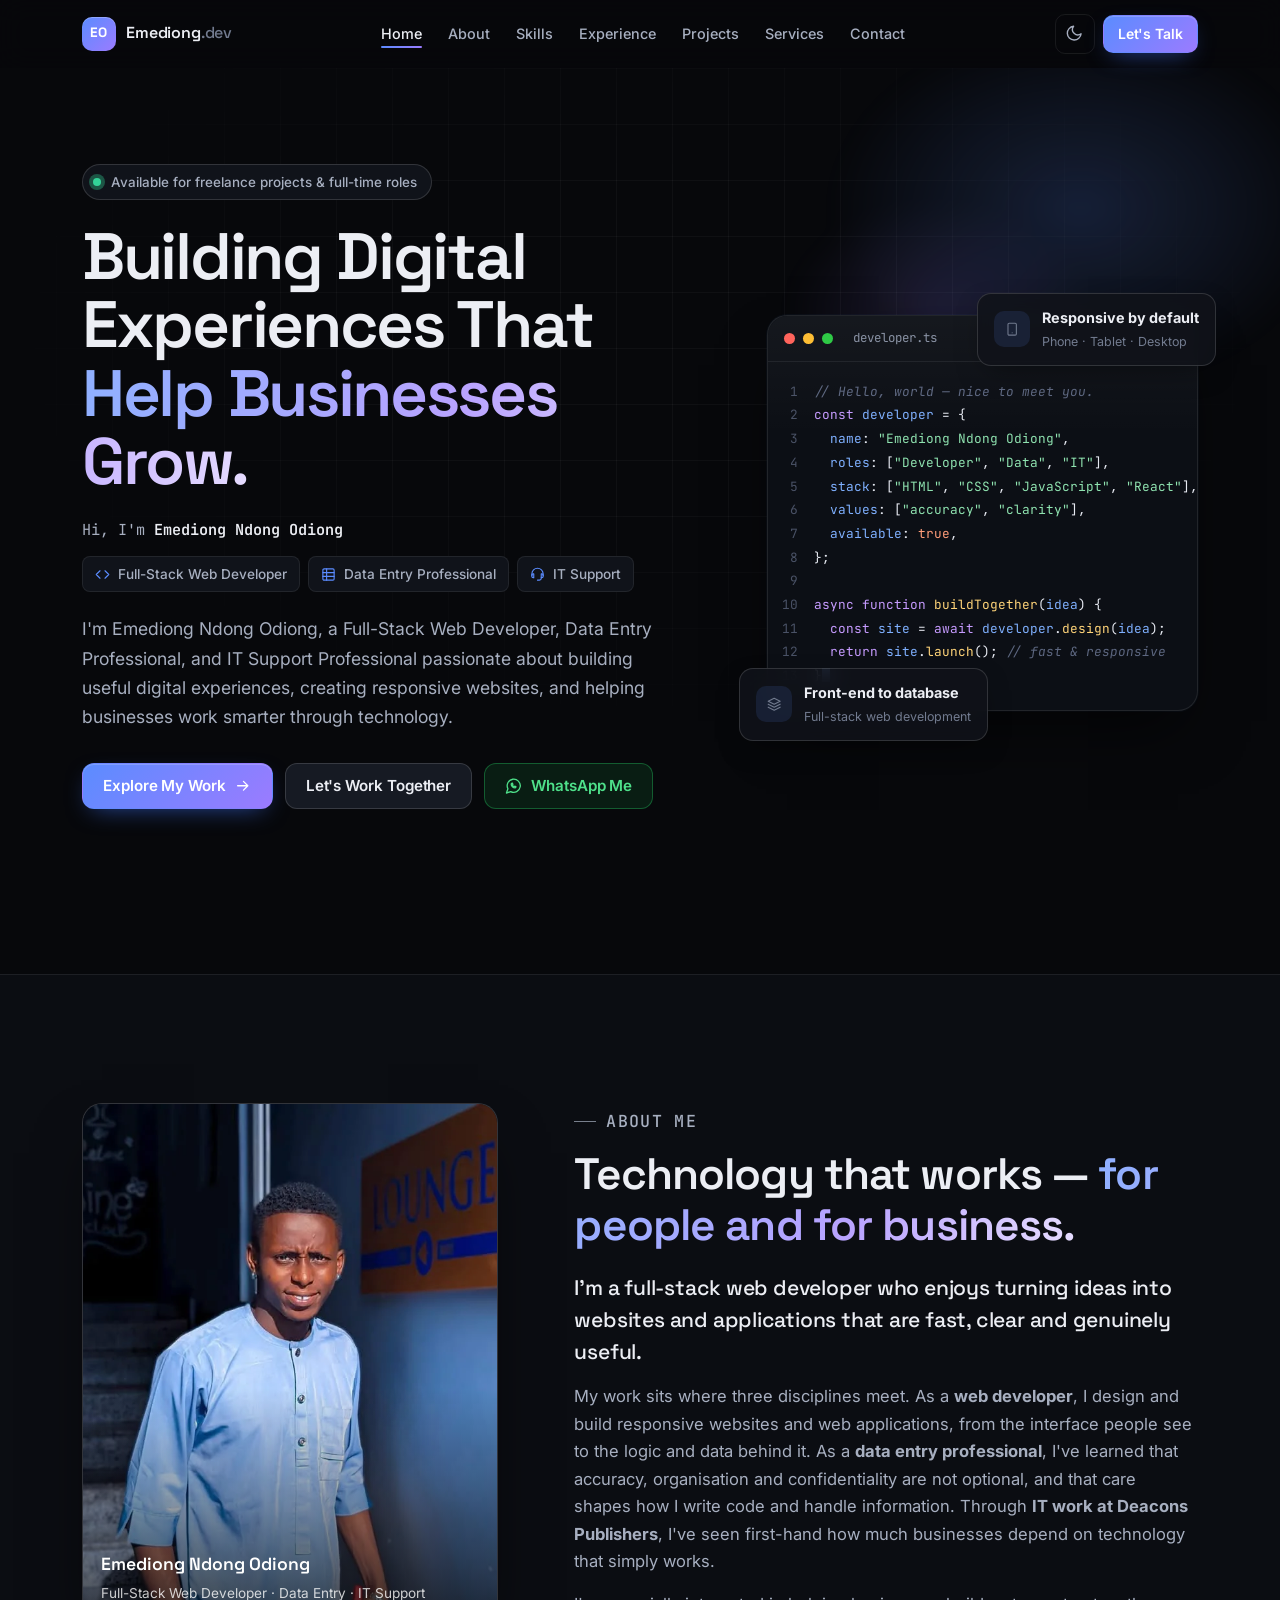
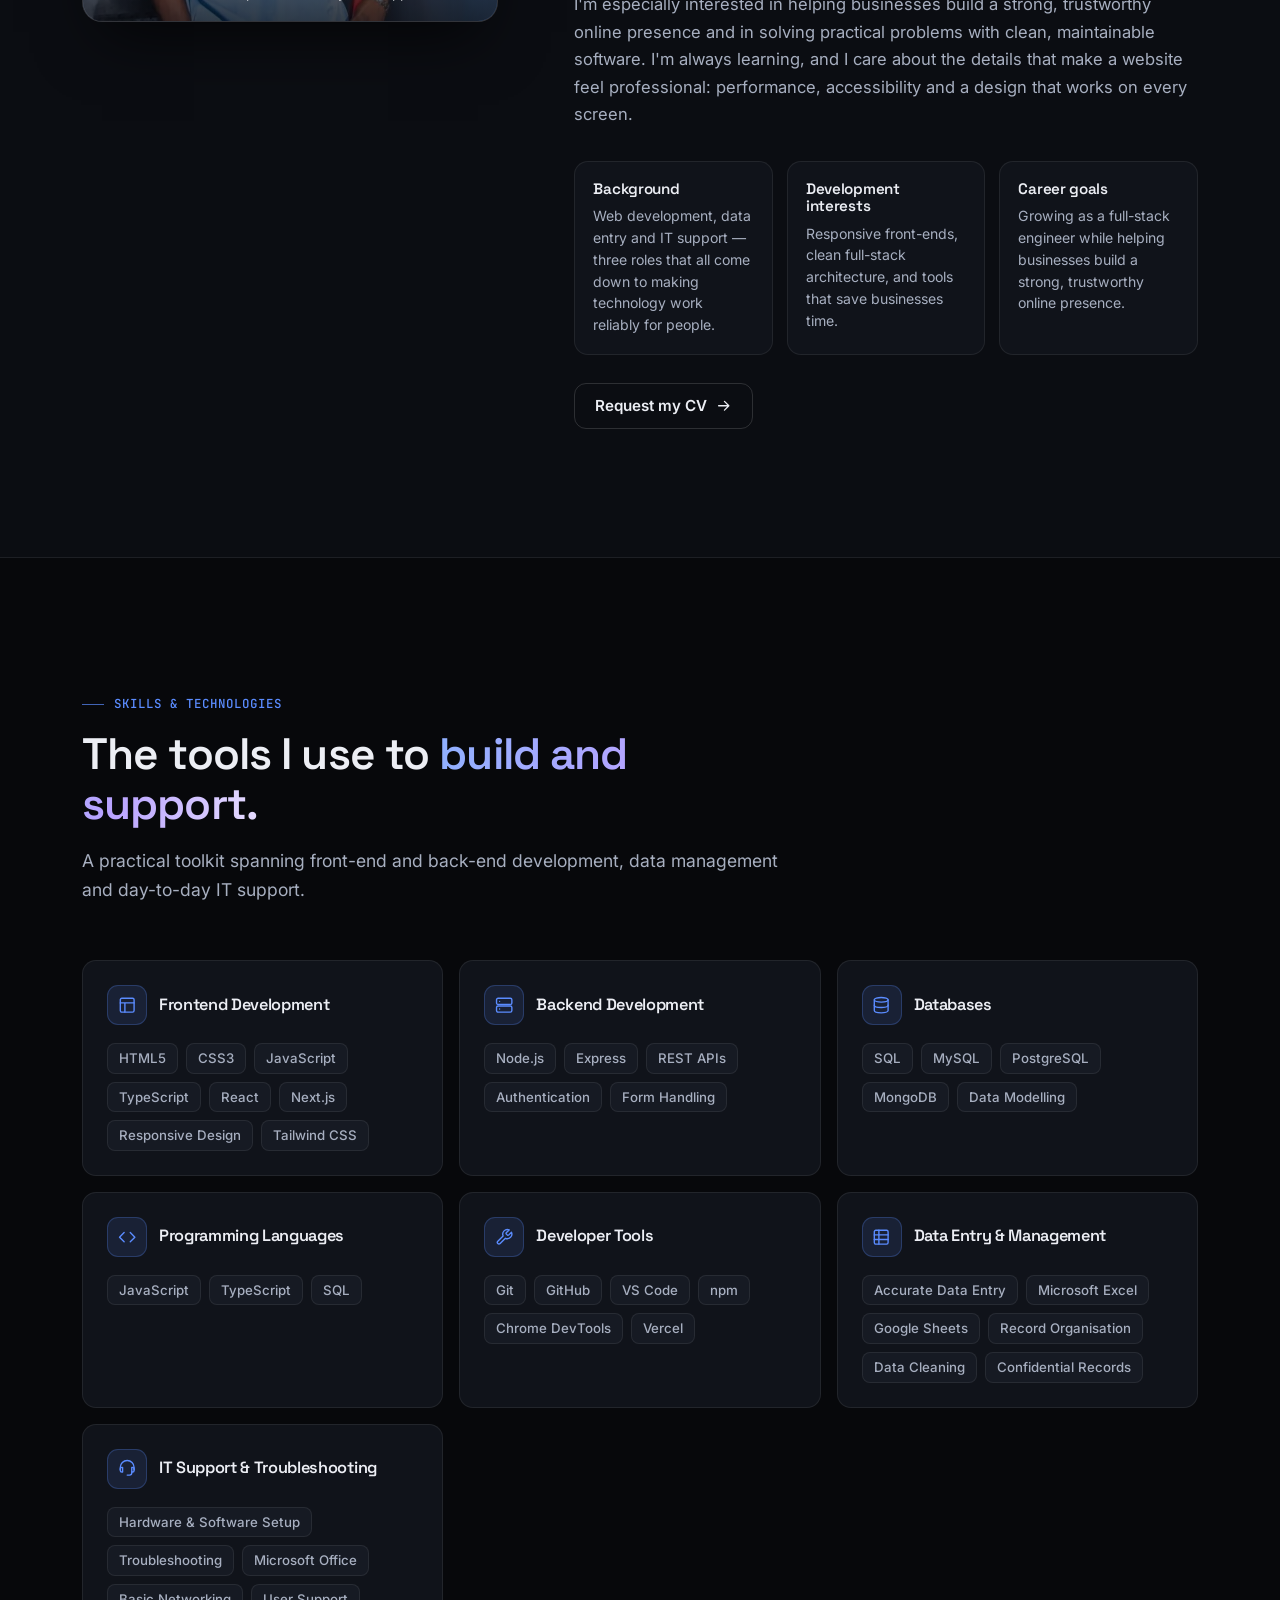
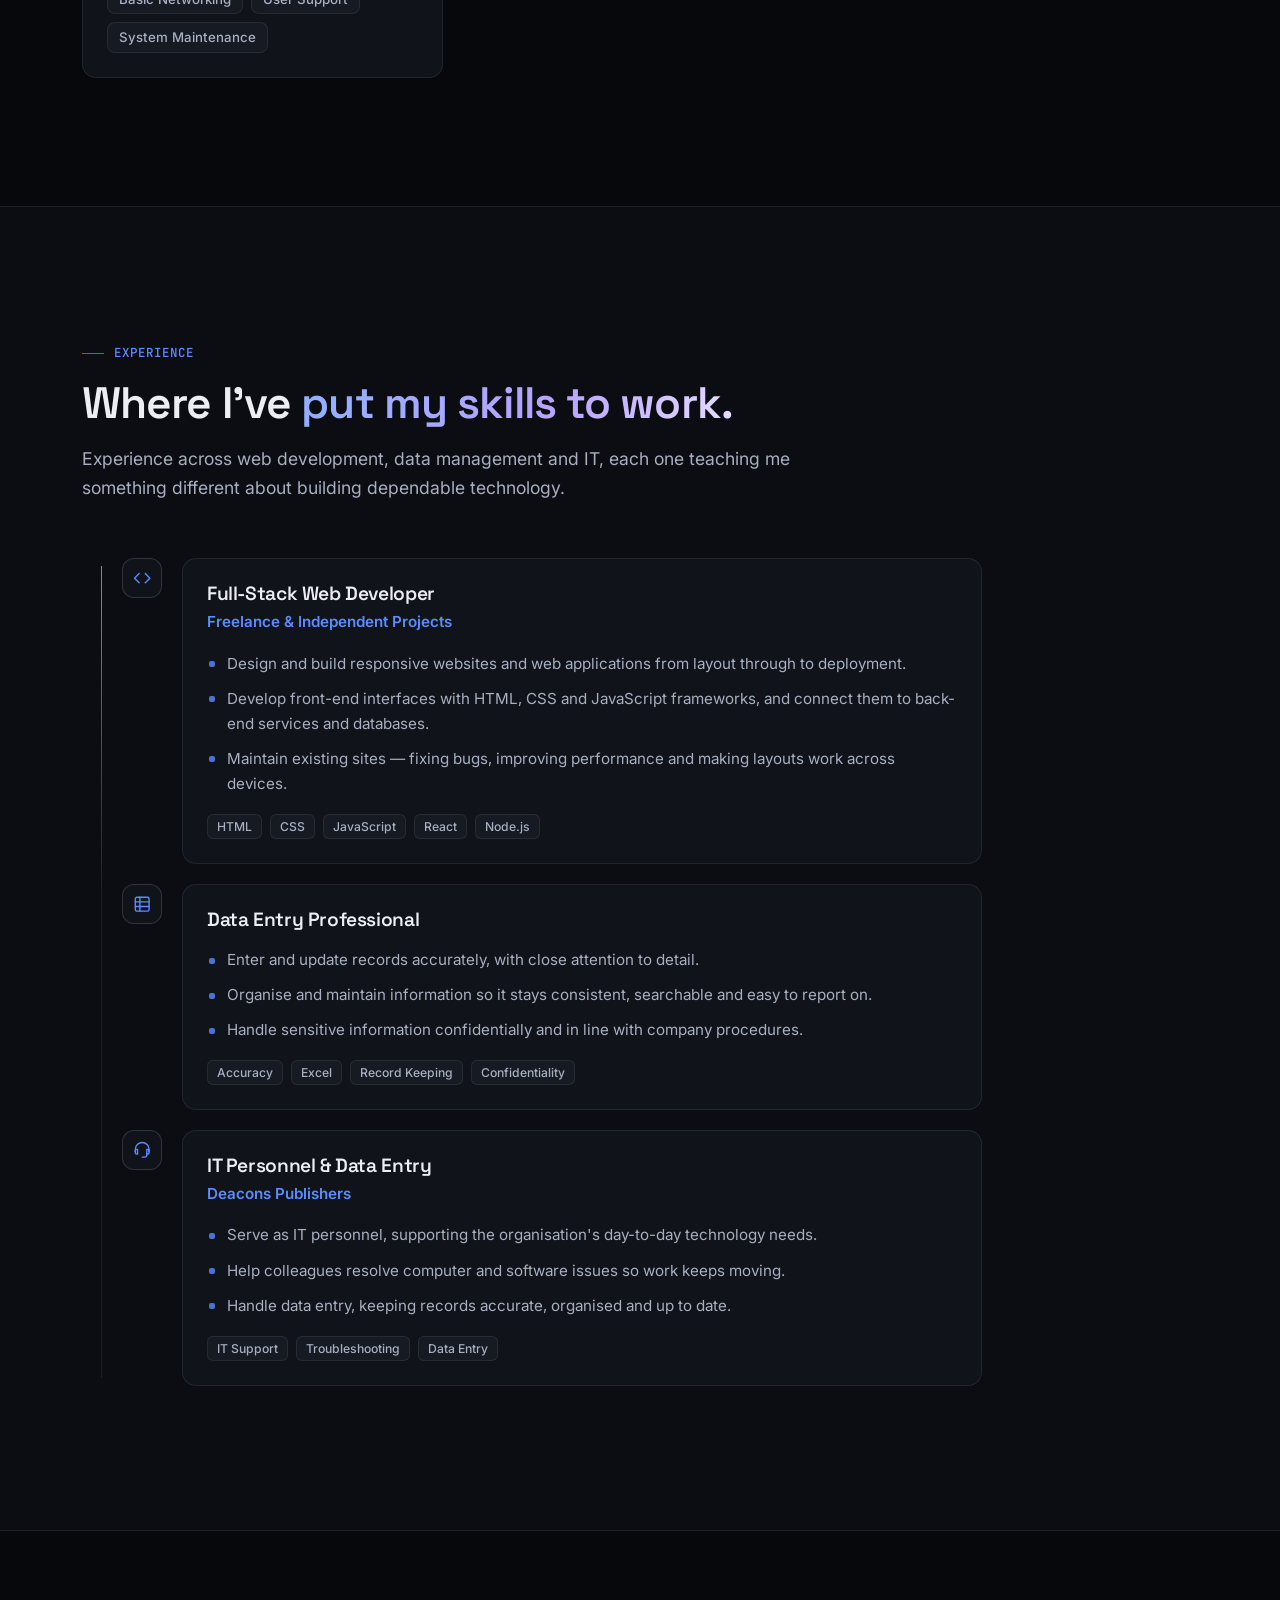
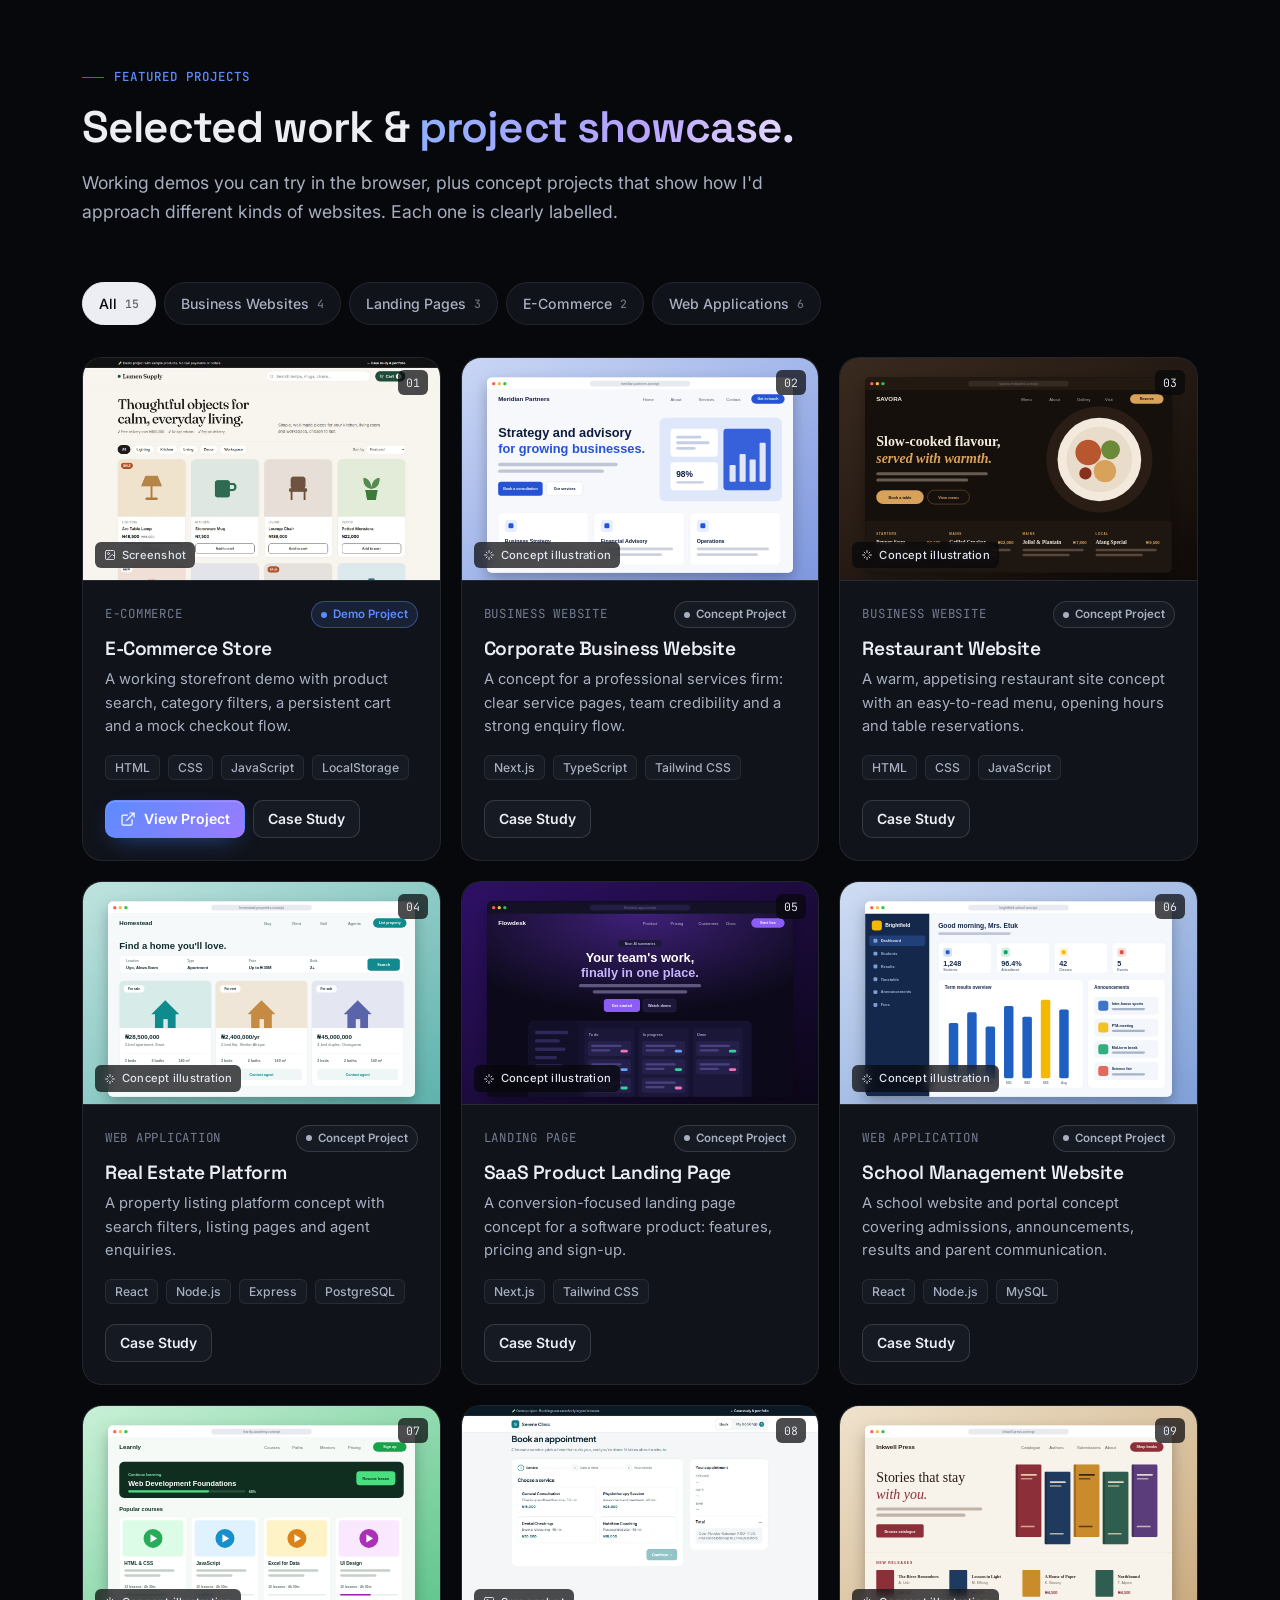
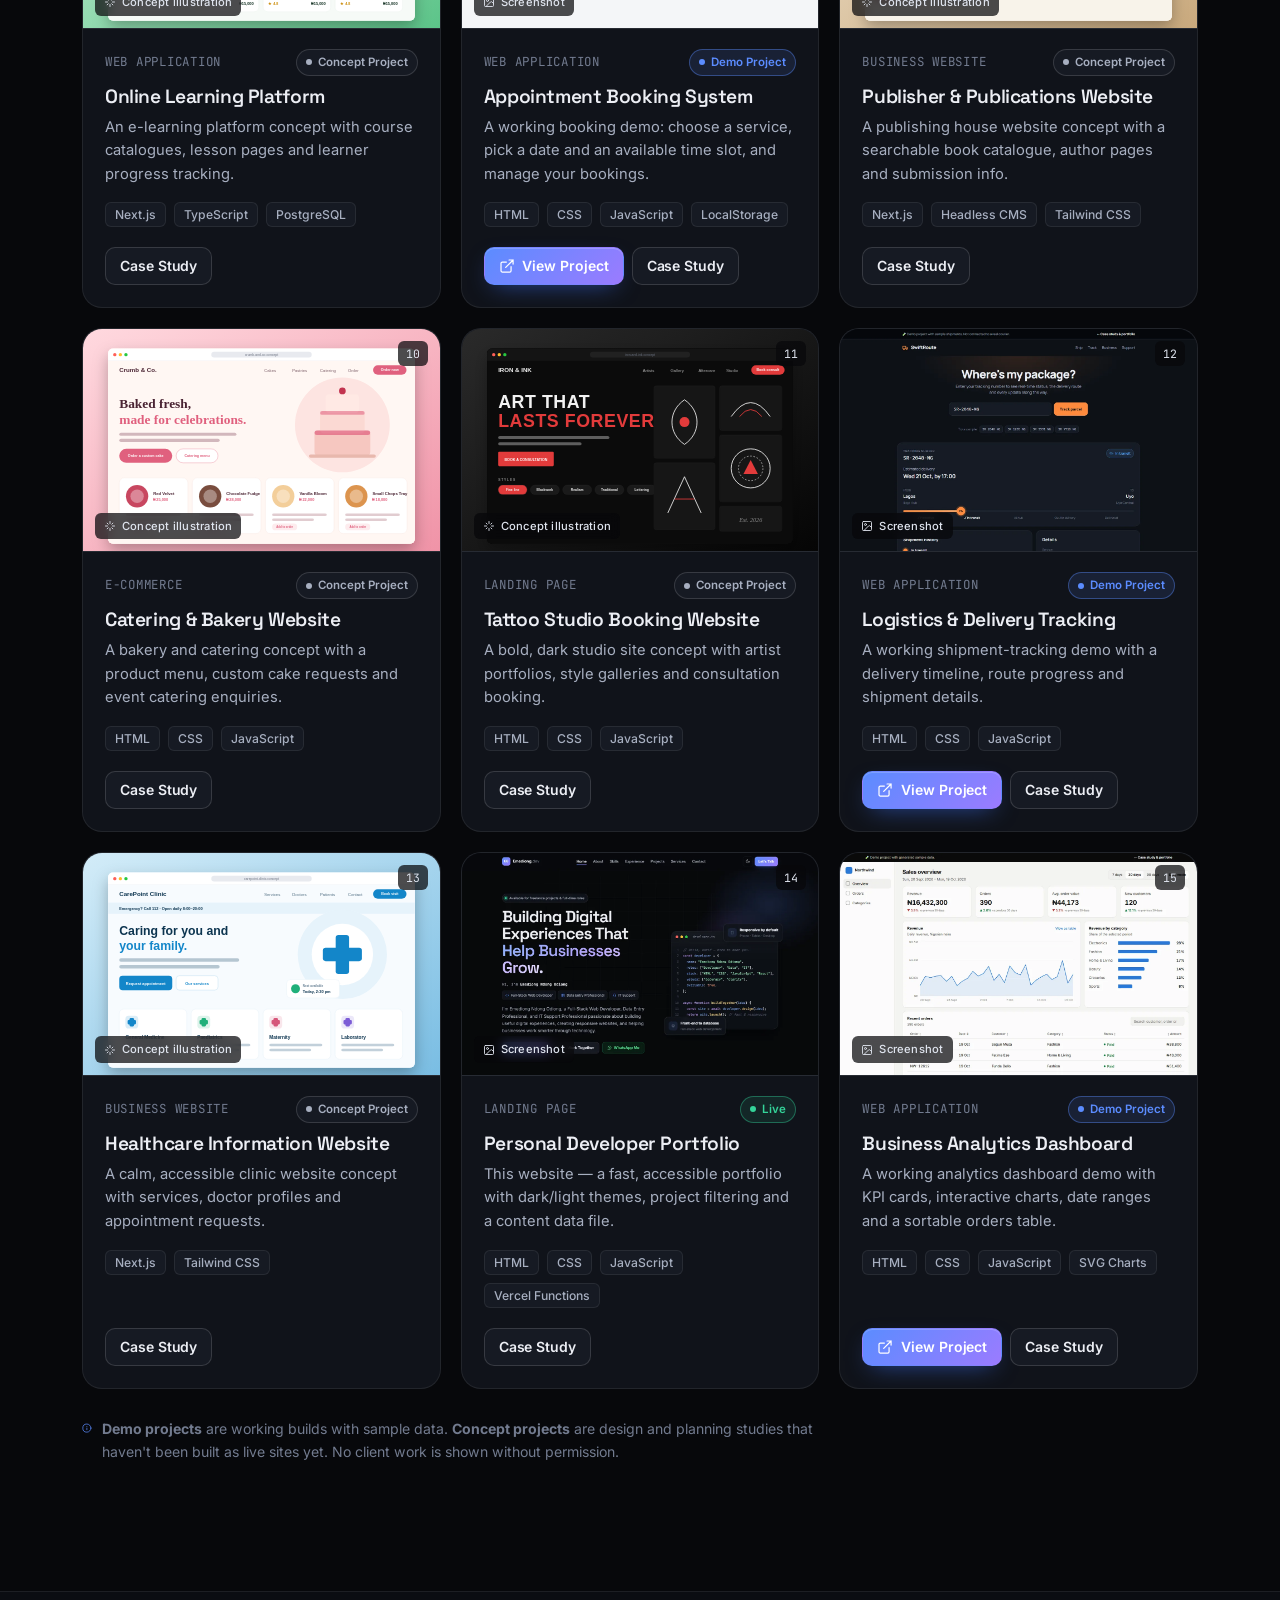
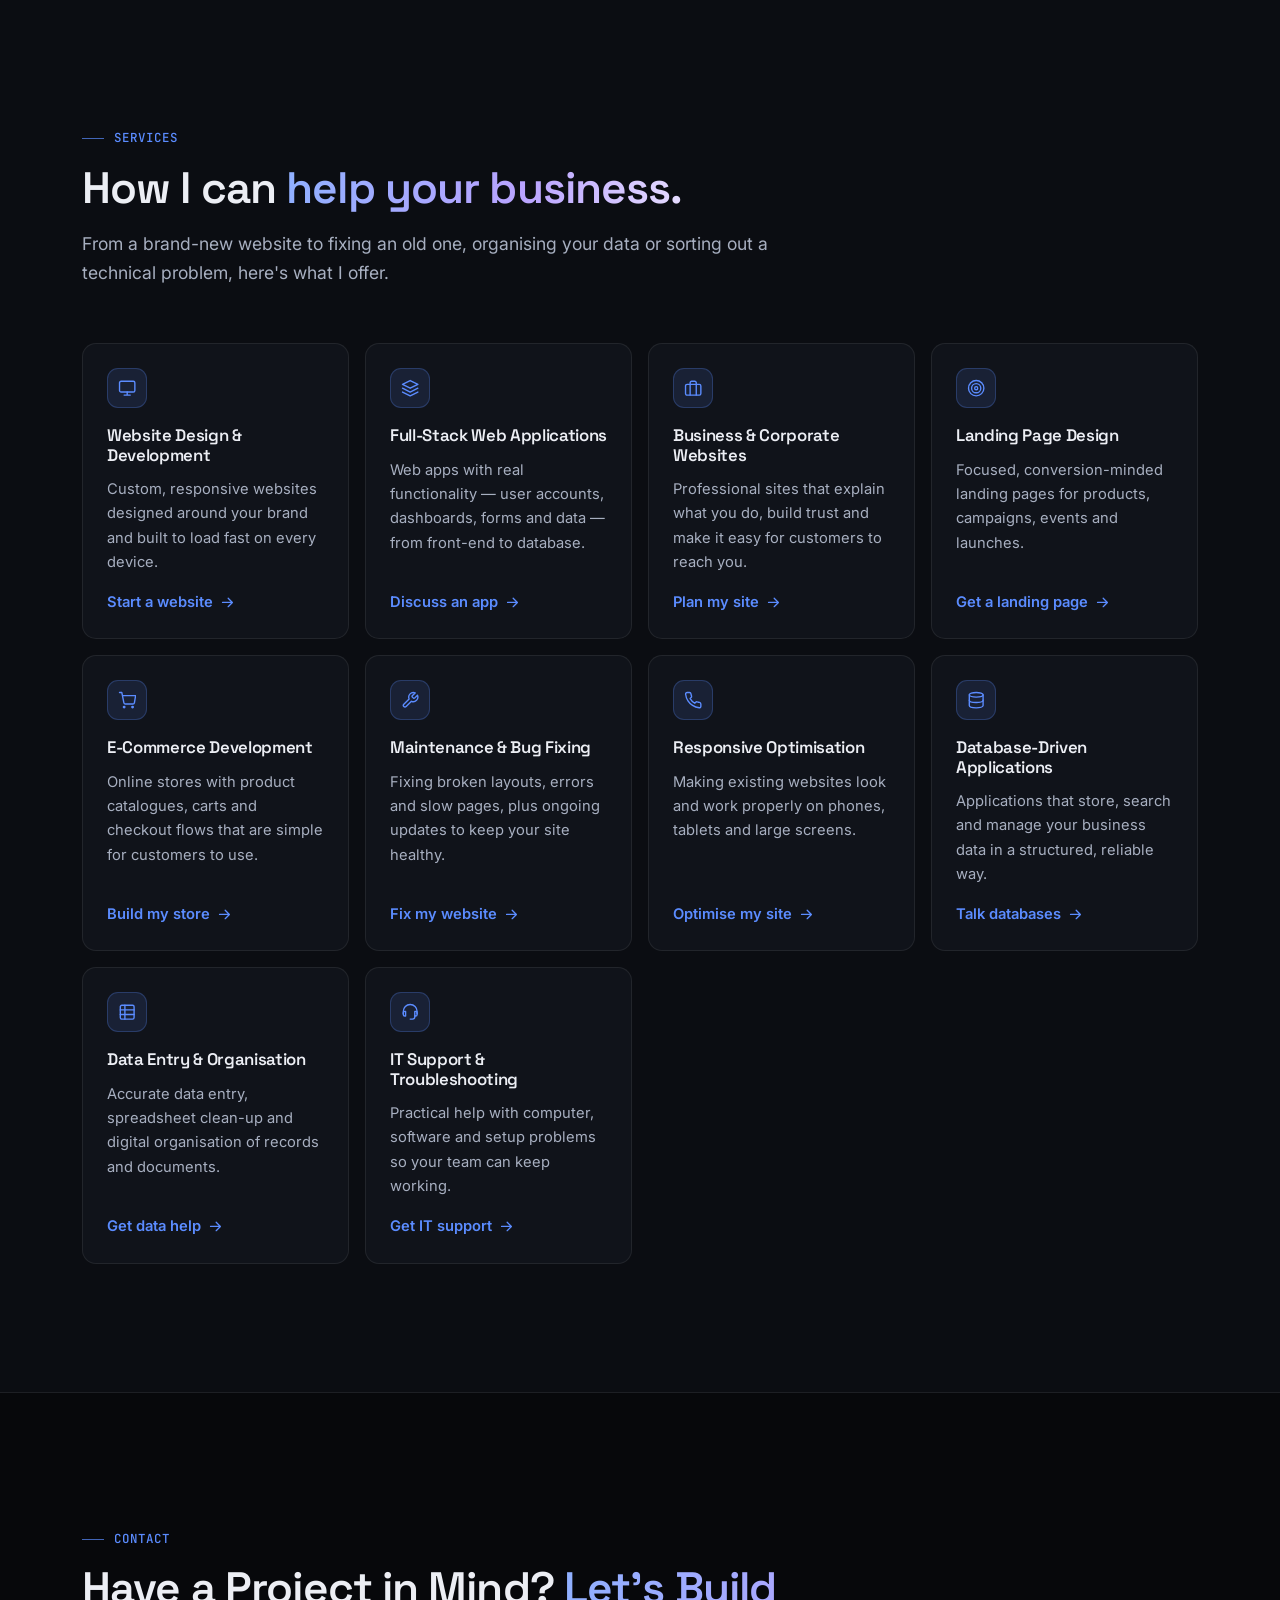
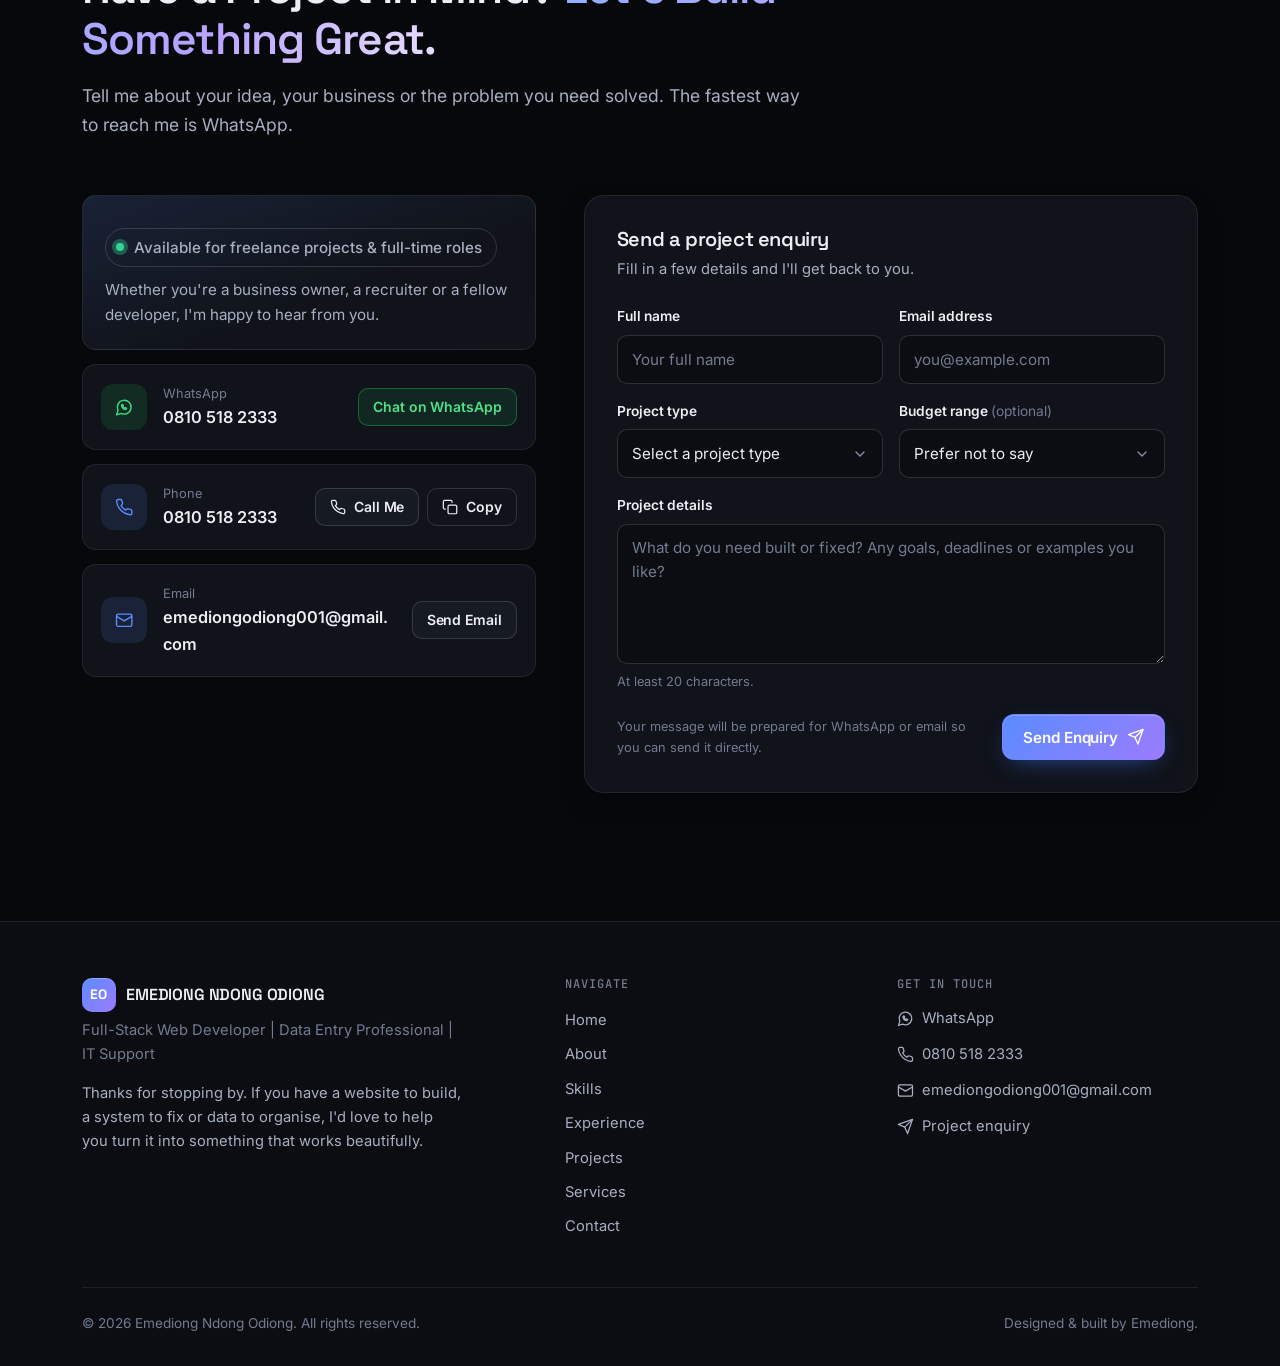
<file: index.html>
<!doctype html>
<html lang="en" data-theme="dark">
<head>
  <meta charset="utf-8" />
  <meta name="viewport" content="width=device-width, initial-scale=1, viewport-fit=cover" />
  <title>Emediong Ndong Odiong — Full-Stack Web Developer, Data Entry &amp; IT Support</title>
  <meta name="description" content="Emediong Ndong Odiong is a Full-Stack Web Developer, Data Entry Professional and IT Support Professional building responsive websites and web applications that help businesses grow." />
  <meta name="author" content="Emediong Ndong Odiong" />
  <meta name="theme-color" content="#07080b" />
  <meta name="color-scheme" content="dark light" />
  <!-- Canonical + absolute og:url / og:image are filled in from data.js (site.siteUrl) once you set your domain. -->
  <link rel="canonical" href="" data-canonical />

  <meta property="og:type" content="website" />
  <meta property="og:site_name" content="Emediong Ndong Odiong" />
  <meta property="og:title" content="Emediong Ndong Odiong — Full-Stack Web Developer" />
  <meta property="og:description" content="Building digital experiences that help businesses grow. Websites, web applications, data entry and IT support." />
  <meta property="og:image" content="assets/img/og-image.png" />
  <meta property="og:image:width" content="1200" />
  <meta property="og:image:height" content="630" />
  <meta property="og:image:alt" content="Emediong Ndong Odiong — Full-Stack Web Developer, Data Entry Professional and IT Support" />
  <meta name="twitter:card" content="summary_large_image" />
  <meta name="twitter:title" content="Emediong Ndong Odiong — Full-Stack Web Developer" />
  <meta name="twitter:description" content="Building digital experiences that help businesses grow." />
  <meta name="twitter:image" content="assets/img/og-image.png" />

  <link rel="icon" href="assets/img/favicon.svg" type="image/svg+xml" />
  <link rel="icon" href="assets/img/favicon-32.png" sizes="32x32" type="image/png" />
  <link rel="apple-touch-icon" href="assets/img/apple-touch-icon.png" />
  <link rel="manifest" href="site.webmanifest" />

  <link rel="preconnect" href="https://fonts.googleapis.com" />
  <link rel="preconnect" href="https://fonts.gstatic.com" crossorigin />
  <link rel="stylesheet" href="https://fonts.googleapis.com/css2?family=Inter:wght@400;500;600;700&family=JetBrains+Mono:wght@400;500;600&family=Space+Grotesk:wght@500;600;700&display=swap" />
  <link rel="stylesheet" href="assets/css/styles.css" />

  <!-- Apply saved theme before paint to avoid a flash -->
  <script>
    (function () {
      document.documentElement.classList.add("js");
      try { var t = localStorage.getItem("theme"); if (t === "light" || t === "dark") document.documentElement.setAttribute("data-theme", t); } catch (e) {}
    })();
  </script>

  <script type="application/ld+json">
  {
    "@context": "https://schema.org",
    "@type": "Person",
    "name": "Emediong Ndong Odiong",
    "jobTitle": "Full-Stack Web Developer",
    "description": "Full-Stack Web Developer, Data Entry Professional and IT Support Professional.",
    "telephone": "+2348105182333",
    "knowsAbout": ["Web Development", "Full-Stack Development", "JavaScript", "Data Entry", "IT Support"]
  }
  </script>
</head>
<body>
  <a class="skip-link" href="#main">Skip to content</a>

  <!-- ================= HEADER ================= -->
  <header class="site-header" id="site-header">
    <nav class="container nav" aria-label="Primary">
      <a href="#home" class="brand" aria-label="Emediong Ndong Odiong — home">
        <span class="brand-mark" aria-hidden="true">EO</span>
        <span class="brand-name">Emediong<span>.dev</span></span>
      </a>
      <ul class="nav-links">
        <li><a href="#home">Home</a></li>
        <li><a href="#about">About</a></li>
        <li><a href="#skills">Skills</a></li>
        <li><a href="#experience">Experience</a></li>
        <li><a href="#projects">Projects</a></li>
        <li><a href="#services">Services</a></li>
        <li><a href="#contact">Contact</a></li>
      </ul>
      <div class="nav-actions">
        <button class="icon-btn theme-toggle" type="button" aria-label="Switch to light theme" data-theme-toggle>
          <span class="icon-moon" data-icon="moon"></span><span class="icon-sun" data-icon="sun"></span>
        </button>
        <a class="btn btn-primary btn-sm nav-cta" href="#contact">Let's Talk</a>
        <button class="icon-btn menu-toggle" type="button" aria-label="Open menu" aria-expanded="false" aria-controls="mobile-menu" data-menu-toggle>
          <span data-icon="menu"></span>
        </button>
      </div>
    </nav>
  </header>

  <div class="mobile-menu" id="mobile-menu" aria-label="Mobile navigation" hidden>
    <a class="mobile-link" href="#home">Home <span data-icon="arrow-right"></span></a>
    <a class="mobile-link" href="#about">About <span data-icon="arrow-right"></span></a>
    <a class="mobile-link" href="#skills">Skills <span data-icon="arrow-right"></span></a>
    <a class="mobile-link" href="#experience">Experience <span data-icon="arrow-right"></span></a>
    <a class="mobile-link" href="#projects">Projects <span data-icon="arrow-right"></span></a>
    <a class="mobile-link" href="#services">Services <span data-icon="arrow-right"></span></a>
    <a class="mobile-link" href="#contact">Contact <span data-icon="arrow-right"></span></a>
    <div class="mobile-cta">
      <a class="btn btn-whatsapp" href="https://wa.me/2348105182333" target="_blank" rel="noopener" data-wa-link><span data-icon="whatsapp"></span> Chat on WhatsApp</a>
      <a class="btn" href="tel:+2348105182333" data-tel-link><span data-icon="phone"></span> Call Me</a>
    </div>
  </div>

  <main id="main">
    <!-- ================= HERO ================= -->
    <section class="hero" id="home" aria-labelledby="hero-title">
      <div class="hero-bg" aria-hidden="true"></div>
      <div class="container hero-grid">
        <div class="hero-copy">
          <p class="availability reveal" data-availability data-status="available">
            <span class="status-dot" aria-hidden="true"></span>
            <span data-availability-label>Available for freelance projects &amp; full-time roles</span>
          </p>

          <h1 class="hero-title reveal" id="hero-title" style="--d:60ms">
            Building Digital Experiences That <span class="grad-text">Help Businesses Grow.</span>
          </h1>

          <p class="hero-name reveal" style="--d:120ms">Hi, I'm <strong>Emediong Ndong Odiong</strong></p>
          <ul class="hero-roles reveal" style="--d:160ms" aria-label="Professional titles">
            <li class="role-chip"><span data-icon="code"></span>Full-Stack Web Developer</li>
            <li class="role-chip"><span data-icon="table"></span>Data Entry Professional</li>
            <li class="role-chip"><span data-icon="support"></span>IT Support</li>
          </ul>

          <p class="hero-text reveal" style="--d:200ms">
            I'm Emediong Ndong Odiong, a Full-Stack Web Developer, Data Entry Professional, and IT Support Professional passionate about building useful digital experiences, creating responsive websites, and helping businesses work smarter through technology.
          </p>

          <div class="hero-actions reveal" style="--d:260ms">
            <a class="btn btn-primary" href="#projects">Explore My Work <span class="icon-shift" data-icon="arrow-right"></span></a>
            <a class="btn" href="#contact">Let's Work Together</a>
            <a class="btn btn-whatsapp" href="https://wa.me/2348105182333" target="_blank" rel="noopener" data-wa-link><span data-icon="whatsapp"></span> WhatsApp Me</a>
          </div>

          <div class="hero-quick reveal" style="--d:320ms">
            <a href="tel:+2348105182333" data-tel-link><span data-icon="phone"></span><span data-phone-display>0810 518 2333</span></a>
            <button type="button" data-copy-phone aria-label="Copy phone number"><span data-icon="copy"></span>Copy number</button>
            <a href="#contact"><span data-icon="mail"></span>Contact Me</a>
          </div>
        </div>

        <div class="hero-visual reveal" style="--d:200ms" aria-hidden="true">
          <div class="code-window">
            <div class="code-bar"><i></i><i></i><i></i><span class="code-tab">developer.ts</span></div>
            <div class="code-body">
              <pre class="code-lines">1
2
3
4
5
6
7
8
9
10
11
12
13</pre>
<pre><span class="tk-c">// Hello, world — nice to meet you.</span>
<span class="tk-k">const</span> <span class="tk-v">developer</span> <span class="tk-p">=</span> <span class="tk-p">{</span>
  <span class="tk-v">name</span><span class="tk-p">:</span> <span class="tk-s">"Emediong Ndong Odiong"</span><span class="tk-p">,</span>
  <span class="tk-v">roles</span><span class="tk-p">:</span> <span class="tk-p">[</span><span class="tk-s">"Developer"</span><span class="tk-p">,</span> <span class="tk-s">"Data"</span><span class="tk-p">,</span> <span class="tk-s">"IT"</span><span class="tk-p">],</span>
  <span class="tk-v">stack</span><span class="tk-p">:</span> <span class="tk-p">[</span><span class="tk-s">"HTML"</span><span class="tk-p">,</span> <span class="tk-s">"CSS"</span><span class="tk-p">,</span> <span class="tk-s">"JavaScript"</span><span class="tk-p">,</span> <span class="tk-s">"React"</span><span class="tk-p">],</span>
  <span class="tk-v">values</span><span class="tk-p">:</span> <span class="tk-p">[</span><span class="tk-s">"accuracy"</span><span class="tk-p">,</span> <span class="tk-s">"clarity"</span><span class="tk-p">],</span>
  <span class="tk-v">available</span><span class="tk-p">:</span> <span class="tk-b" data-code-available>true</span><span class="tk-p">,</span>
<span class="tk-p">};</span>

<span class="tk-k">async function</span> <span class="tk-f">buildTogether</span><span class="tk-p">(</span><span class="tk-v">idea</span><span class="tk-p">) {</span>
  <span class="tk-k">const</span> <span class="tk-v">site</span> <span class="tk-p">=</span> <span class="tk-k">await</span> <span class="tk-v">developer</span><span class="tk-p">.</span><span class="tk-f">design</span><span class="tk-p">(</span><span class="tk-v">idea</span><span class="tk-p">);</span>
  <span class="tk-k">return</span> <span class="tk-v">site</span><span class="tk-p">.</span><span class="tk-f">launch</span><span class="tk-p">();</span> <span class="tk-c">// fast &amp; responsive</span>
<span class="tk-p">}</span><span class="caret"></span></pre>
            </div>
          </div>
          <div class="float-card float-b">
            <span class="float-icon" data-icon="smartphone"></span>
            <div><strong>Responsive by default</strong><span>Phone · Tablet · Desktop</span></div>
          </div>
          <div class="float-card float-a">
            <span class="float-icon" data-icon="layers"></span>
            <div><strong>Front-end to database</strong><span>Full-stack web development</span></div>
          </div>
        </div>
      </div>
    </section>

    <!-- ================= ABOUT ================= -->
    <section class="section section-alt" id="about" aria-labelledby="about-title">
      <div class="container about-grid">
        <div class="portrait-wrap reveal">
          <figure class="portrait-card" style="margin:0">
            <img src="assets/img/profile.webp" alt="Portrait of Emediong Ndong Odiong wearing a light-blue kaftan" width="800" height="800" loading="lazy" decoding="async" data-profile-photo />
            <figcaption class="portrait-caption">
              <strong>Emediong Ndong Odiong</strong>
              <span>Full-Stack Web Developer · Data Entry · IT Support</span>
            </figcaption>
          </figure>
        </div>

        <div class="about-body">
          <p class="eyebrow reveal">About me</p>
          <h2 class="section-title reveal" id="about-title">Technology that works — <span class="grad-text">for people and for business.</span></h2>
          <!-- ✏️ Edit your biography here. -->
          <p class="lead reveal" style="margin-top:22px">I'm a full-stack web developer who enjoys turning ideas into websites and applications that are fast, clear and genuinely useful.</p>
          <p class="reveal">My work sits where three disciplines meet. As a <strong>web developer</strong>, I design and build responsive websites and web applications, from the interface people see to the logic and data behind it. As a <strong>data entry professional</strong>, I've learned that accuracy, organisation and confidentiality are not optional, and that care shapes how I write code and handle information. Through <strong>IT work at Deacons Publishers</strong>, I've seen first-hand how much businesses depend on technology that simply works.</p>
          <p class="reveal">I'm especially interested in helping businesses build a strong, trustworthy online presence and in solving practical problems with clean, maintainable software. I'm always learning, and I care about the details that make a website feel professional: performance, accessibility and a design that works on every screen.</p>

          <div class="highlights" data-about-highlights></div>

          <div class="about-meta reveal">
            <span class="meta-pill" data-location hidden><span data-icon="pin"></span><span data-location-text></span></span>
            <a class="btn" href="#" data-cv-link hidden download><span data-icon="download"></span> Download CV</a>
            <a class="btn btn-ghost" href="#contact" data-cv-request>Request my CV <span class="icon-shift" data-icon="arrow-right"></span></a>
          </div>
        </div>
      </div>
    </section>

    <!-- ================= SKILLS ================= -->
    <section class="section" id="skills" aria-labelledby="skills-title">
      <div class="container">
        <div class="section-head reveal">
          <p class="eyebrow">Skills &amp; technologies</p>
          <h2 class="section-title" id="skills-title">The tools I use to <span class="grad-text">build and support.</span></h2>
          <p class="section-lead">A practical toolkit spanning front-end and back-end development, data management and day-to-day IT support.</p>
        </div>
        <div class="skills-grid" data-skills></div>
      </div>
    </section>

    <!-- ================= EXPERIENCE ================= -->
    <section class="section section-alt" id="experience" aria-labelledby="experience-title">
      <div class="container">
        <div class="section-head reveal">
          <p class="eyebrow">Experience</p>
          <h2 class="section-title" id="experience-title">Where I've <span class="grad-text">put my skills to work.</span></h2>
          <p class="section-lead">Experience across web development, data management and IT, each one teaching me something different about building dependable technology.</p>
        </div>
        <ol class="timeline" data-experience></ol>
      </div>
    </section>

    <!-- ================= PROJECTS ================= -->
    <section class="section" id="projects" aria-labelledby="projects-title">
      <div class="container">
        <div class="section-head reveal">
          <p class="eyebrow">Featured projects</p>
          <h2 class="section-title" id="projects-title">Selected work &amp; <span class="grad-text">project showcase.</span></h2>
          <p class="section-lead">Working demos you can try in the browser, plus concept projects that show how I'd approach different kinds of websites. Each one is clearly labelled.</p>
        </div>
        <div class="filter-bar reveal" role="group" aria-label="Filter projects by category" data-filters></div>
        <p class="sr-only" aria-live="polite" data-filter-status></p>
        <div class="projects-grid" data-projects>
          <div class="skeleton" style="height:380px"></div><div class="skeleton" style="height:380px"></div><div class="skeleton" style="height:380px"></div>
        </div>
        <p class="projects-note reveal"><span data-icon="info"></span><span><strong>Demo projects</strong> are working builds with sample data. <strong>Concept projects</strong> are design and planning studies that haven't been built as live sites yet. No client work is shown without permission.</span></p>
      </div>
    </section>

    <!-- ================= SERVICES ================= -->
    <section class="section section-alt" id="services" aria-labelledby="services-title">
      <div class="container">
        <div class="section-head reveal">
          <p class="eyebrow">Services</p>
          <h2 class="section-title" id="services-title">How I can <span class="grad-text">help your business.</span></h2>
          <p class="section-lead">From a brand-new website to fixing an old one, organising your data or sorting out a technical problem, here's what I offer.</p>
        </div>
        <div class="services-grid" data-services></div>
      </div>
    </section>

    <!-- ================= CONTACT ================= -->
    <section class="section" id="contact" aria-labelledby="contact-title">
      <div class="container">
        <div class="section-head reveal">
          <p class="eyebrow">Contact</p>
          <h2 class="section-title" id="contact-title">Have a Project in Mind? <span class="grad-text">Let's Build Something Great.</span></h2>
          <p class="section-lead">Tell me about your idea, your business or the problem you need solved. The fastest way to reach me is WhatsApp.</p>
        </div>

        <div class="contact-grid">
          <div class="contact-panel">
            <div class="contact-intro reveal">
              <p class="availability" data-availability data-status="available" style="background:transparent">
                <span class="status-dot" aria-hidden="true"></span>
                <span data-availability-label>Available for freelance projects &amp; full-time roles</span>
              </p>
              <p>Whether you're a business owner, a recruiter or a fellow developer, I'm happy to hear from you.</p>
            </div>

            <div class="contact-card wa reveal">
              <span class="c-icon" data-icon="whatsapp"></span>
              <div class="c-text"><div class="c-label">WhatsApp</div><div class="c-value" data-phone-display>0810 518 2333</div></div>
              <div class="c-actions"><a class="btn btn-whatsapp btn-sm" href="https://wa.me/2348105182333" target="_blank" rel="noopener" data-wa-link>Chat on WhatsApp</a></div>
            </div>

            <div class="contact-card reveal">
              <span class="c-icon" data-icon="phone"></span>
              <div class="c-text"><div class="c-label">Phone</div><div class="c-value" data-phone-display>0810 518 2333</div></div>
              <div class="c-actions">
                <a class="btn btn-sm" href="tel:+2348105182333" data-tel-link><span data-icon="phone"></span> Call Me</a>
                <button class="btn btn-sm btn-ghost" type="button" data-copy-phone aria-label="Copy phone number"><span data-icon="copy"></span> Copy</button>
              </div>
            </div>

            <div class="contact-card reveal" data-email-card hidden>
              <span class="c-icon" data-icon="mail"></span>
              <div class="c-text"><div class="c-label">Email</div><div class="c-value" data-email-text></div></div>
              <div class="c-actions"><a class="btn btn-sm" href="#" data-email-link>Send Email</a></div>
            </div>
          </div>

          <div class="form-card reveal" style="--d:100ms">
            <h3>Send a project enquiry</h3>
            <p>Fill in a few details and I'll get back to you.</p>
            <form id="contact-form" novalidate>
              <div class="form-grid">
                <div class="field">
                  <label for="cf-name">Full name</label>
                  <input class="input" id="cf-name" name="name" type="text" autocomplete="name" required minlength="2" maxlength="100" placeholder="Your full name" aria-describedby="cf-name-err" />
                  <span class="field-error" id="cf-name-err" role="alert"></span>
                </div>
                <div class="field">
                  <label for="cf-email">Email address</label>
                  <input class="input" id="cf-email" name="email" type="email" autocomplete="email" required maxlength="160" placeholder="you@example.com" aria-describedby="cf-email-err" />
                  <span class="field-error" id="cf-email-err" role="alert"></span>
                </div>
                <div class="field">
                  <label for="cf-type">Project type</label>
                  <select class="input" id="cf-type" name="projectType" required aria-describedby="cf-type-err">
                    <option value="">Select a project type</option>
                  </select>
                  <span class="field-error" id="cf-type-err" role="alert"></span>
                </div>
                <div class="field">
                  <label for="cf-budget">Budget range <span class="opt">(optional)</span></label>
                  <select class="input" id="cf-budget" name="budget">
                    <option value="">Prefer not to say</option>
                    <option>Under ₦150,000</option>
                    <option>₦150,000 – ₦400,000</option>
                    <option>₦400,000 – ₦1,000,000</option>
                    <option>Above ₦1,000,000</option>
                    <option>Let's discuss</option>
                  </select>
                </div>
                <div class="field full">
                  <label for="cf-details">Project details</label>
                  <textarea class="input" id="cf-details" name="details" required minlength="20" maxlength="4000" placeholder="What do you need built or fixed? Any goals, deadlines or examples you like?" aria-describedby="cf-details-err cf-details-hint"></textarea>
                  <span class="field-hint" id="cf-details-hint">At least 20 characters.</span>
                  <span class="field-error" id="cf-details-err" role="alert"></span>
                </div>
                <div class="hp" aria-hidden="true">
                  <label for="cf-company">Leave this field empty</label>
                  <input id="cf-company" name="company" type="text" tabindex="-1" autocomplete="off" />
                </div>
              </div>
              <div class="form-footer">
                <small data-form-mode-note>Your details are only used to reply to your enquiry.</small>
                <button class="btn btn-primary" type="submit" data-submit>
                  <span data-submit-label>Send Enquiry</span> <span data-icon="send"></span>
                </button>
              </div>
              <div class="form-status" data-form-status role="status" aria-live="polite"></div>
            </form>
          </div>
        </div>
      </div>
    </section>
  </main>

  <!-- ================= FOOTER (rendered from data.js) ================= -->
  <footer class="site-footer" id="site-footer"></footer>

  <button class="icon-btn back-to-top" type="button" aria-label="Back to top" data-back-to-top><span data-icon="arrow-up"></span></button>
  <div class="toast" role="status" aria-live="polite" data-toast><span data-icon="check"></span><span data-toast-text></span></div>

  <noscript><div style="padding:16px;text-align:center;background:#161a23;color:#eceef4">Some sections of this site need JavaScript. You can still reach me on WhatsApp: <a href="https://wa.me/2348105182333" style="color:#8fb0ff">+234 810 518 2333</a></div></noscript>

  <script src="assets/js/data.js"></script>
  <script src="assets/js/icons.js"></script>
  <script src="assets/js/common.js"></script>
  <script src="assets/js/main.js"></script>
</body>
</html>
</file>
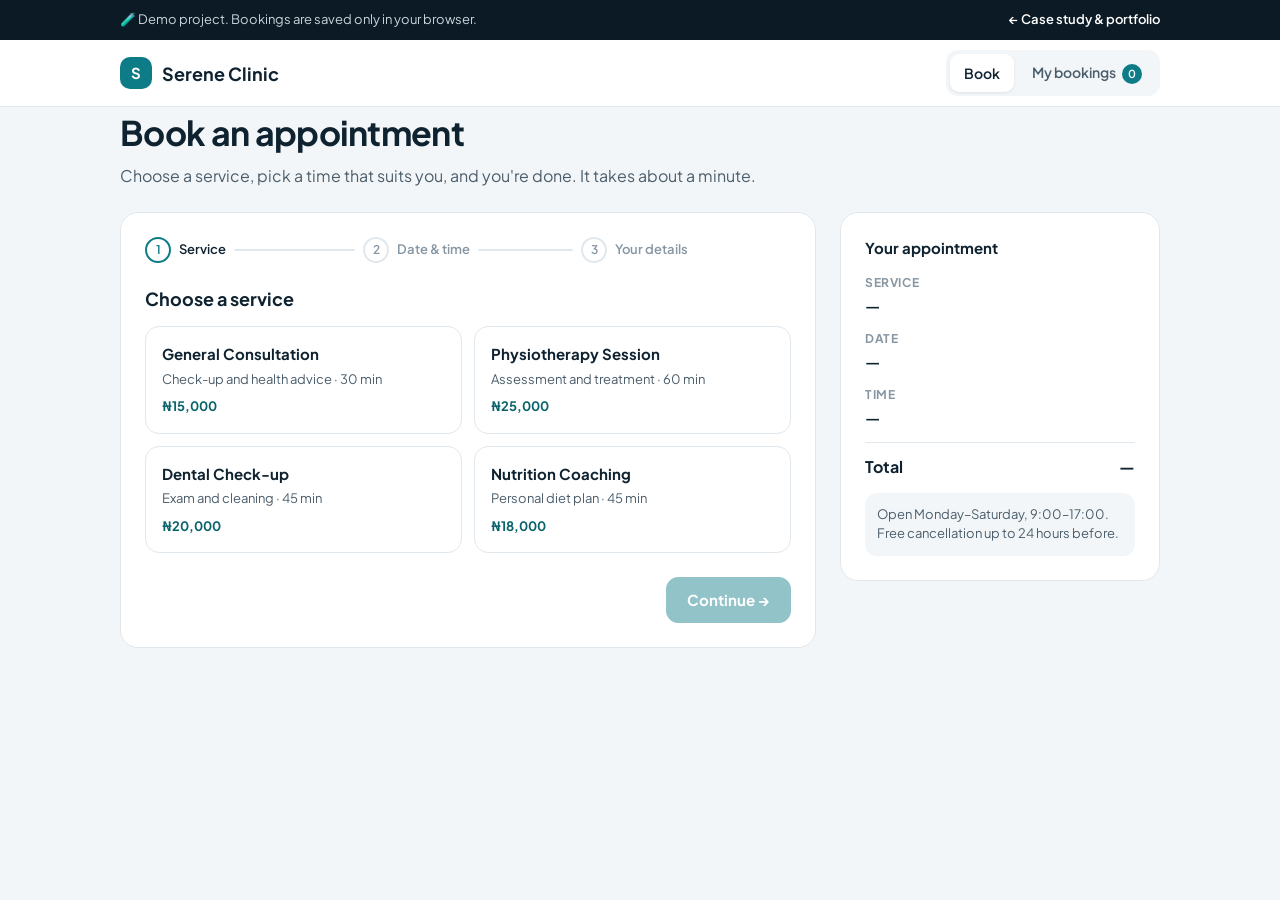
<file: demos/booking/index.html>
<!doctype html>
<html lang="en">
<head>
  <meta charset="utf-8" />
  <meta name="viewport" content="width=device-width, initial-scale=1" />
  <title>Serene Clinic Booking — Demo by Emediong Ndong Odiong</title>
  <meta name="description" content="A working appointment booking system demo: choose a service, date and time, and manage bookings. Built by Emediong Ndong Odiong." />
  <meta name="robots" content="noindex" />
  <link rel="icon" href="../../assets/img/favicon.svg" type="image/svg+xml" />
  <link rel="preconnect" href="https://fonts.googleapis.com" />
  <link rel="preconnect" href="https://fonts.gstatic.com" crossorigin />
  <link rel="stylesheet" href="https://fonts.googleapis.com/css2?family=Plus+Jakarta+Sans:wght@400;500;600;700&display=swap" />
  <style>
    :root { --bg: #f3f6f8; --surface: #fff; --ink: #0f2230; --ink-2: #4b5d6b; --ink-3: #8696a3; --line: #e1e8ed; --brand: #0e7c86; --brand-2: #0a636b; --brand-soft: #e3f3f4; --danger: #c2413b; }
    * { box-sizing: border-box; }
    body { margin: 0; font-family: "Plus Jakarta Sans", system-ui, sans-serif; background: var(--bg); color: var(--ink); line-height: 1.5; -webkit-font-smoothing: antialiased; }
    button, input, textarea { font: inherit; color: inherit; }
    button { cursor: pointer; }
    :focus-visible { outline: 2px solid var(--brand); outline-offset: 2px; border-radius: 8px; }
    .sr-only { position: absolute; width: 1px; height: 1px; overflow: hidden; clip: rect(0 0 0 0); white-space: nowrap; }
    .wrap { max-width: 1080px; margin: 0 auto; padding: 0 20px; }
    .demo-bar { background: #0b1a24; color: #c9d5dd; font-size: 13px; }
    .demo-bar .wrap { display: flex; justify-content: space-between; gap: 12px; flex-wrap: wrap; align-items: center; min-height: 40px; padding-block: 6px; }
    .demo-bar a { color: #fff; font-weight: 600; text-decoration: none; }
    .demo-bar a:hover { text-decoration: underline; }
    header { background: var(--surface); border-bottom: 1px solid var(--line); }
    .head { display: flex; align-items: center; justify-content: space-between; height: 66px; gap: 12px; }
    .logo { display: flex; align-items: center; gap: 10px; font-weight: 700; font-size: 18px; }
    .logo span { width: 32px; height: 32px; border-radius: 10px; background: var(--brand); display: grid; place-items: center; color: #fff; font-size: 15px; }
    .tabs { display: flex; gap: 4px; background: var(--bg); padding: 4px; border-radius: 12px; }
    .tabs button { border: 0; background: none; padding: 8px 14px; border-radius: 9px; font-weight: 600; font-size: 14px; color: var(--ink-2); }
    .tabs button[aria-selected="true"] { background: var(--surface); color: var(--ink); box-shadow: 0 1px 3px rgba(0,0,0,0.08); }
    .count { display: inline-grid; place-items: center; min-width: 20px; height: 20px; border-radius: 99px; background: var(--brand); color: #fff; font-size: 11px; margin-left: 4px; padding: 0 5px; }

    main { padding: 32px 0 64px; }
    h1 { font-size: clamp(26px, 4vw, 34px); margin: 0; letter-spacing: -0.02em; }
    .lead { color: var(--ink-2); margin: 6px 0 24px; }
    .layout { display: grid; grid-template-columns: 1fr 320px; gap: 24px; align-items: start; }
    .panel { background: var(--surface); border: 1px solid var(--line); border-radius: 18px; padding: 24px; }
    .steps { display: flex; gap: 8px; margin-bottom: 22px; }
    .step { flex: 1; display: flex; align-items: center; gap: 8px; font-size: 13px; font-weight: 600; color: var(--ink-3); }
    .step i { width: 26px; height: 26px; border-radius: 50%; border: 2px solid var(--line); display: grid; place-items: center; font-style: normal; font-size: 12px; flex: none; }
    .step::after { content: ""; flex: 1; height: 2px; background: var(--line); border-radius: 2px; }
    .step:last-child::after { display: none; }
    .step.on { color: var(--ink); } .step.on i { border-color: var(--brand); color: var(--brand); }
    .step.done i { background: var(--brand); border-color: var(--brand); color: #fff; }
    h2 { font-size: 18px; margin: 0 0 14px; }
    .services { display: grid; grid-template-columns: 1fr 1fr; gap: 12px; }
    .svc { text-align: left; border: 1.5px solid var(--line); background: #fff; border-radius: 14px; padding: 16px; display: grid; gap: 4px; transition: border-color .2s, background .2s; }
    .svc:hover { border-color: var(--brand); }
    .svc[aria-pressed="true"] { border-color: var(--brand); background: var(--brand-soft); }
    .svc strong { font-size: 15px; } .svc span { font-size: 13px; color: var(--ink-2); }
    .svc em { font-style: normal; font-size: 13px; font-weight: 700; color: var(--brand-2); margin-top: 4px; }
    .dt { display: grid; grid-template-columns: 1.1fr 1fr; gap: 22px; }
    .cal-head { display: flex; align-items: center; justify-content: space-between; margin-bottom: 10px; }
    .cal-head strong { font-size: 15px; }
    .nav-btn { width: 34px; height: 34px; border-radius: 10px; border: 1px solid var(--line); background: #fff; font-size: 16px; }
    .nav-btn:disabled { opacity: .35; cursor: not-allowed; }
    .cal { display: grid; grid-template-columns: repeat(7, 1fr); gap: 4px; }
    .dow { font-size: 11px; font-weight: 700; color: var(--ink-3); text-align: center; padding: 4px 0; text-transform: uppercase; }
    .day { aspect-ratio: 1; border-radius: 10px; border: 0; background: none; font-size: 14px; font-weight: 600; }
    .day:hover:not(:disabled) { background: var(--brand-soft); }
    .day:disabled { color: #c3ccd3; cursor: not-allowed; text-decoration: line-through; font-weight: 400; }
    .day.today { box-shadow: inset 0 0 0 1.5px var(--line); }
    .day[aria-pressed="true"] { background: var(--brand); color: #fff; }
    .slots { display: grid; grid-template-columns: repeat(3, 1fr); gap: 8px; }
    .slot { height: 42px; border-radius: 10px; border: 1.5px solid var(--line); background: #fff; font-weight: 600; font-size: 14px; }
    .slot:hover:not(:disabled) { border-color: var(--brand); }
    .slot:disabled { background: var(--bg); color: var(--ink-3); text-decoration: line-through; cursor: not-allowed; }
    .slot[aria-pressed="true"] { background: var(--brand); border-color: var(--brand); color: #fff; }
    .hint { color: var(--ink-3); font-size: 14px; padding: 20px; border: 1px dashed var(--line); border-radius: 12px; text-align: center; }
    .legend { display: flex; gap: 14px; font-size: 12px; color: var(--ink-3); margin-top: 10px; }
    .fgrid { display: grid; grid-template-columns: 1fr 1fr; gap: 14px; }
    .f { display: grid; gap: 6px; } .f.full { grid-column: 1/-1; }
    .f label { font-size: 13px; font-weight: 600; }
    .f input, .f textarea { border: 1.5px solid var(--line); border-radius: 10px; padding: 11px 12px; background: #fff; }
    .f textarea { min-height: 90px; resize: vertical; }
    .f input:focus, .f textarea:focus { outline: none; border-color: var(--brand); box-shadow: 0 0 0 3px var(--brand-soft); }
    .f.err input { border-color: var(--danger); }
    .f .msg { font-size: 12px; color: var(--danger); }
    .actions { display: flex; justify-content: space-between; gap: 10px; margin-top: 24px; }
    .btn { height: 46px; padding: 0 20px; border-radius: 12px; font-weight: 700; font-size: 15px; border: 1.5px solid var(--line); background: #fff; }
    .btn.primary { background: var(--brand); border-color: var(--brand); color: #fff; }
    .btn.primary:hover:not(:disabled) { background: var(--brand-2); }
    .btn:disabled { opacity: .45; cursor: not-allowed; }
    .summary h3 { margin: 0 0 14px; font-size: 15px; }
    .summary dl { margin: 0; display: grid; gap: 12px; }
    .summary dt { font-size: 12px; color: var(--ink-3); text-transform: uppercase; letter-spacing: .05em; font-weight: 700; }
    .summary dd { margin: 2px 0 0; font-weight: 600; }
    .summary .tot { border-top: 1px solid var(--line); padding-top: 12px; display: flex; justify-content: space-between; font-weight: 700; }
    .info { margin-top: 14px; font-size: 13px; color: var(--ink-2); background: var(--bg); border-radius: 12px; padding: 12px; }
    .done { text-align: center; padding: 20px 0; }
    .done .tick { width: 68px; height: 68px; border-radius: 50%; background: var(--brand-soft); color: var(--brand); font-size: 32px; display: grid; place-items: center; margin: 0 auto 16px; }
    .bk { display: grid; grid-template-columns: auto 1fr auto; gap: 16px; align-items: center; padding: 16px; border: 1px solid var(--line); border-radius: 14px; background: #fff; }
    .bk + .bk { margin-top: 10px; }
    .bk .date { text-align: center; background: var(--brand-soft); color: var(--brand-2); border-radius: 12px; padding: 8px 12px; min-width: 64px; }
    .bk .date b { display: block; font-size: 22px; line-height: 1; } .bk .date small { font-size: 11px; font-weight: 700; text-transform: uppercase; }
    .bk p { margin: 2px 0 0; font-size: 13px; color: var(--ink-2); }
    .cancel { border: 1.5px solid var(--line); background: #fff; color: var(--danger); border-radius: 10px; height: 38px; padding: 0 14px; font-weight: 600; font-size: 13px; }
    .empty { text-align: center; padding: 40px 20px; color: var(--ink-2); }
    .toast { position: fixed; bottom: 20px; left: 50%; transform: translate(-50%, 20px); background: var(--ink); color: #fff; padding: 11px 18px; border-radius: 12px; font-size: 14px; opacity: 0; transition: .3s; pointer-events: none; z-index: 10; }
    .toast.show { opacity: 1; transform: translate(-50%, 0); }
    @media (max-width: 860px) { .layout { grid-template-columns: 1fr; } .summary { order: -1; } }
    @media (max-width: 600px) {
      .services, .dt, .fgrid { grid-template-columns: 1fr; }
      .step span { display: none; }
      .head { height: auto; padding: 12px 0; flex-wrap: wrap; }
      .bk { grid-template-columns: auto 1fr; } .bk .cancel { grid-column: 1/-1; }
    }
    @media (prefers-reduced-motion: reduce) { * { transition: none !important; } }
  </style>
</head>
<body>
  <div class="demo-bar"><div class="wrap"><span>🧪 Demo project. Bookings are saved only in your browser.</span><a href="../../project.html?p=appointment-booking-system">← Case study &amp; portfolio</a></div></div>
  <header>
    <div class="wrap head">
      <div class="logo"><span>S</span>Serene Clinic</div>
      <div class="tabs" role="tablist" aria-label="Views">
        <button role="tab" id="tab-book" aria-selected="true" aria-controls="view-book">Book</button>
        <button role="tab" id="tab-mine" aria-selected="false" aria-controls="view-mine" tabindex="-1">My bookings <span class="count" id="bkCount">0</span></button>
      </div>
    </div>
  </header>

  <main class="wrap">
    <section id="view-book" role="tabpanel" aria-labelledby="tab-book">
      <h1>Book an appointment</h1>
      <p class="lead">Choose a service, pick a time that suits you, and you're done. It takes about a minute.</p>
      <div class="layout">
        <div class="panel">
          <ol class="steps" id="steps" aria-label="Booking progress" style="list-style:none;margin:0 0 22px;padding:0"></ol>
          <div id="stepBody"></div>
        </div>
        <aside class="panel summary" aria-label="Booking summary">
          <h3>Your appointment</h3>
          <dl id="summary"></dl>
          <div class="info">Open Monday–Saturday, 9:00–17:00. Free cancellation up to 24 hours before.</div>
        </aside>
      </div>
    </section>

    <section id="view-mine" role="tabpanel" aria-labelledby="tab-mine" hidden>
      <h1>My bookings</h1>
      <p class="lead">Upcoming appointments made from this browser.</p>
      <div id="list"></div>
    </section>
  </main>
  <div class="toast" id="toast" role="status" aria-live="polite"></div>

  <script>
  (function () {
    "use strict";
    const SERVICES = [
      { id: "consult", name: "General Consultation", desc: "Check-up and health advice", mins: 30, price: 15000 },
      { id: "physio", name: "Physiotherapy Session", desc: "Assessment and treatment", mins: 60, price: 25000 },
      { id: "dental", name: "Dental Check-up", desc: "Exam and cleaning", mins: 45, price: 20000 },
      { id: "nutrition", name: "Nutrition Coaching", desc: "Personal diet plan", mins: 45, price: 18000 },
    ];
    const SLOTS = ["09:00", "09:30", "10:00", "10:30", "11:00", "11:30", "12:00", "13:30", "14:00", "14:30", "15:00", "15:30", "16:00", "16:30"];
    const $ = (s) => document.querySelector(s);
    const esc = (s) => String(s).replace(/[&<>"']/g, (c) => ({ "&": "&amp;", "<": "&lt;", ">": "&gt;", '"': "&quot;", "'": "&#39;" }[c]));
    const fmt = (n) => "₦" + n.toLocaleString("en-NG");
    const iso = (d) => d.getFullYear() + "-" + String(d.getMonth() + 1).padStart(2, "0") + "-" + String(d.getDate()).padStart(2, "0");
    const parse = (s) => { const [y, m, d] = s.split("-").map(Number); return new Date(y, m - 1, d); };
    const nice = (s) => parse(s).toLocaleDateString("en-GB", { weekday: "long", day: "numeric", month: "long" });
    const today = new Date(); today.setHours(0, 0, 0, 0);

    let bookings = load();
    let st = { step: 1, service: null, date: null, time: null, view: new Date(today.getFullYear(), today.getMonth(), 1) };

    function load() { try { return JSON.parse(localStorage.getItem("serene-bookings")) || []; } catch (e) { return []; } }
    function save() { try { localStorage.setItem("serene-bookings", JSON.stringify(bookings)); } catch (e) {} }

    // Simulated existing bookings from other patients (deterministic per date)
    function takenByOthers(date) {
      let h = 0; for (const c of date) h = (h * 31 + c.charCodeAt(0)) >>> 0;
      return SLOTS.filter((_, i) => ((h >> (i % 16)) & 3) === 0);
    }
    function isTaken(date, time) {
      return takenByOthers(date).includes(time) || bookings.some((b) => b.date === date && b.time === time);
    }
    function isPastSlot(date, time) {
      const now = new Date();
      if (date !== iso(now)) return false;
      const [h, m] = time.split(":").map(Number);
      return h * 60 + m <= now.getHours() * 60 + now.getMinutes() + 30;
    }

    function toast(m) { const t = $("#toast"); t.textContent = m; t.classList.add("show"); clearTimeout(toast.x); toast.x = setTimeout(() => t.classList.remove("show"), 2400); }

    function renderSteps() {
      const names = ["Service", "Date & time", "Your details"];
      $("#steps").innerHTML = names.map((n, i) => {
        const k = i + 1, cls = k < st.step ? "done" : k === st.step ? "on" : "";
        return '<li class="step ' + cls + '"' + (k === st.step ? ' aria-current="step"' : "") + "><i>" + (k < st.step ? "✓" : k) + "</i><span>" + n + "</span></li>";
      }).join("");
    }

    function renderSummary() {
      const s = SERVICES.find((x) => x.id === st.service);
      $("#summary").innerHTML =
        "<div><dt>Service</dt><dd>" + (s ? esc(s.name) + " · " + s.mins + " min" : "—") + "</dd></div>" +
        "<div><dt>Date</dt><dd>" + (st.date ? nice(st.date) : "—") + "</dd></div>" +
        "<div><dt>Time</dt><dd>" + (st.time || "—") + "</dd></div>" +
        '<div class="tot"><span>Total</span><span>' + (s ? fmt(s.price) : "—") + "</span></div>";
    }

    function render() {
      renderSteps(); renderSummary();
      const body = $("#stepBody");
      if (st.step === 1) {
        body.innerHTML = '<h2>Choose a service</h2><div class="services">' + SERVICES.map((s) =>
          '<button class="svc" data-svc="' + s.id + '" aria-pressed="' + (st.service === s.id) + '"><strong>' + s.name + "</strong><span>" + s.desc + " · " + s.mins + " min</span><em>" + fmt(s.price) + "</em></button>").join("") +
          '</div><div class="actions"><span></span><button class="btn primary" id="next" ' + (st.service ? "" : "disabled") + ">Continue →</button></div>";
      } else if (st.step === 2) {
        body.innerHTML = '<h2>Pick a date and time</h2><div class="dt"><div>' + calendar() + '</div><div><div class="cal-head"><strong>' + (st.date ? nice(st.date) : "Available times") + "</strong></div>" + slots() + "</div></div>" +
          '<div class="actions"><button class="btn" id="back">← Back</button><button class="btn primary" id="next" ' + (st.date && st.time ? "" : "disabled") + ">Continue →</button></div>";
      } else if (st.step === 3) {
        body.innerHTML = '<h2>Your details</h2><form id="details" novalidate><div class="fgrid">' +
          fld("name", "Full name", "text", "name") + fld("phone", "Phone number", "tel", "tel") + fld("email", "Email", "email", "email", true) +
          '<div class="f full"><label for="f-notes">Notes for the clinic <span style="color:var(--ink-3);font-weight:400">(optional)</span></label><textarea id="f-notes" name="notes" maxlength="500"></textarea></div>' +
          '</div><div class="actions"><button type="button" class="btn" id="back">← Back</button><button class="btn primary" type="submit">Confirm booking</button></div></form>';
      } else {
        const b = bookings[bookings.length - 1];
        body.innerHTML = '<div class="done"><div class="tick">✓</div><h2>You\'re booked, ' + esc(b.name.split(" ")[0]) + "!</h2><p class=\"lead\">" + esc(b.serviceName) + " on <strong>" + nice(b.date) + "</strong> at <strong>" + b.time + "</strong>.<br/>Reference <strong>" + b.ref + "</strong></p>" +
          '<div class="actions" style="justify-content:center"><button class="btn" id="viewMine">View my bookings</button><button class="btn primary" id="again">Book another</button></div></div>';
      }
      const focusTarget = body.querySelector("h2");
      if (focusTarget && render.moved) { focusTarget.setAttribute("tabindex", "-1"); focusTarget.focus(); }
      render.moved = false;
    }

    function fld(n, l, t, ac, full) {
      return '<div class="f' + (full ? " full" : "") + '"><label for="f-' + n + '">' + l + '</label><input id="f-' + n + '" name="' + n + '" type="' + t + '" autocomplete="' + ac + '" required /><span class="msg" id="m-' + n + '"></span></div>';
    }

    function calendar() {
      const v = st.view, y = v.getFullYear(), m = v.getMonth();
      const first = new Date(y, m, 1), days = new Date(y, m + 1, 0).getDate();
      const offset = (first.getDay() + 6) % 7; // Monday first
      const max = new Date(today); max.setDate(max.getDate() + 60);
      const canPrev = new Date(y, m, 1) > new Date(today.getFullYear(), today.getMonth(), 1);
      const canNext = new Date(y, m + 1, 1) <= max;
      let cells = ["Mon", "Tue", "Wed", "Thu", "Fri", "Sat", "Sun"].map((d) => '<div class="dow" aria-hidden="true">' + d + "</div>").join("");
      for (let i = 0; i < offset; i++) cells += "<div></div>";
      for (let d = 1; d <= days; d++) {
        const date = new Date(y, m, d), id = iso(date);
        const off = date < today || date > max || date.getDay() === 0;
        const label = date.toLocaleDateString("en-GB", { weekday: "long", day: "numeric", month: "long" }) + (off ? ", unavailable" : "");
        cells += '<button class="day' + (+date === +today ? " today" : "") + '" data-date="' + id + '" aria-pressed="' + (st.date === id) + '" aria-label="' + label + '"' + (off ? " disabled" : "") + ">" + d + "</button>";
      }
      return '<div class="cal-head"><button class="nav-btn" data-mon="-1" aria-label="Previous month" ' + (canPrev ? "" : "disabled") + '>‹</button><strong aria-live="polite">' +
        v.toLocaleDateString("en-GB", { month: "long", year: "numeric" }) + '</strong><button class="nav-btn" data-mon="1" aria-label="Next month" ' + (canNext ? "" : "disabled") + ">›</button></div>" +
        '<div class="cal" role="group" aria-label="Choose a date">' + cells + "</div>";
    }

    function slots() {
      if (!st.date) return '<p class="hint">Select a date to see available times.</p>';
      const list = SLOTS.map((t) => {
        const off = isTaken(st.date, t) || isPastSlot(st.date, t);
        return '<button class="slot" data-time="' + t + '" aria-pressed="' + (st.time === t) + '"' + (off ? ' disabled aria-label="' + t + ', unavailable"' : "") + ">" + t + "</button>";
      });
      const free = SLOTS.filter((t) => !isTaken(st.date, t) && !isPastSlot(st.date, t)).length;
      return (free ? '<div class="slots" role="group" aria-label="Available times">' + list.join("") + "</div>" : '<p class="hint">No times left on this day. Please choose another date.</p>') +
        '<div class="legend"><span>' + free + " of " + SLOTS.length + " times available</span></div>";
    }

    function validate(form) {
      const rules = {
        name: (v) => v.trim().length >= 2 || "Please enter your full name",
        phone: (v) => /^(\+?234|0)[789][01]\d{8}$/.test(v.replace(/[\s-]/g, "")) || "Enter a valid Nigerian number, e.g. 0803 123 4567",
        email: (v) => /^[^\s@]+@[^\s@]+\.[^\s@]{2,}$/.test(v.trim()) || "Enter a valid email address",
      };
      let first = null;
      for (const k in rules) {
        const el = form.elements[k], r = rules[k](el.value);
        el.closest(".f").classList.toggle("err", r !== true);
        $("#m-" + k).textContent = r === true ? "" : r;
        el.setAttribute("aria-invalid", r !== true);
        el.setAttribute("aria-describedby", "m-" + k);
        if (r !== true && !first) first = el;
      }
      if (first) first.focus();
      return !first;
    }

    $("#stepBody").addEventListener("click", (e) => {
      const t = e.target.closest("button"); if (!t) return;
      if (t.dataset.svc) { st.service = t.dataset.svc; render(); $("#next").focus(); }
      else if (t.dataset.date) { st.date = t.dataset.date; st.time = null; render(); const b = document.querySelector('[data-date="' + st.date + '"]'); b && b.focus(); }
      else if (t.dataset.time) { st.time = t.dataset.time; render(); $("#next").focus(); }
      else if (t.dataset.mon) { st.view = new Date(st.view.getFullYear(), st.view.getMonth() + Number(t.dataset.mon), 1); render(); }
      else if (t.id === "next") { st.step++; render.moved = true; render(); }
      else if (t.id === "back") { st.step--; render.moved = true; render(); }
      else if (t.id === "again") { st = { step: 1, service: null, date: null, time: null, view: new Date(today.getFullYear(), today.getMonth(), 1) }; render.moved = true; render(); }
      else if (t.id === "viewMine") showTab("mine");
    });

    // Arrow-key navigation within the calendar
    $("#stepBody").addEventListener("keydown", (e) => {
      const day = e.target.closest(".day"); if (!day) return;
      const delta = { ArrowLeft: -1, ArrowRight: 1, ArrowUp: -7, ArrowDown: 7 }[e.key]; if (!delta) return;
      e.preventDefault();
      const all = Array.from(document.querySelectorAll(".day"));
      let i = all.indexOf(day) + delta;
      while (all[i] && all[i].disabled) i += Math.sign(delta);
      if (all[i]) all[i].focus();
    });

    $("#stepBody").addEventListener("submit", (e) => {
      e.preventDefault();
      const f = e.target;
      if (!validate(f)) return;
      if (isTaken(st.date, st.time)) { toast("Sorry, that time was just taken. Please pick another."); st.step = 2; st.time = null; render(); return; }
      const s = SERVICES.find((x) => x.id === st.service);
      bookings.push({ ref: "SC-" + Math.random().toString(36).slice(2, 7).toUpperCase(), service: s.id, serviceName: s.name, price: s.price, mins: s.mins, date: st.date, time: st.time, name: f.elements.name.value.trim(), phone: f.elements.phone.value.trim(), email: f.elements.email.value.trim(), notes: f.elements.notes.value.trim() });
      save(); updateCount();
      st.step = 4; render.moved = true; render();
      toast("Booking confirmed");
    });

    function renderList() {
      const up = bookings.slice().sort((a, b) => (a.date + a.time).localeCompare(b.date + b.time));
      $("#list").innerHTML = up.length ? up.map((b) => {
        const d = parse(b.date);
        return '<div class="bk"><div class="date"><small>' + d.toLocaleDateString("en-GB", { month: "short" }) + "</small><b>" + d.getDate() + "</b></div>" +
          "<div><strong>" + esc(b.serviceName) + "</strong><p>" + nice(b.date) + " at " + b.time + " · " + b.mins + " min · " + fmt(b.price) + "</p><p>Ref " + b.ref + " · " + esc(b.name) + "</p></div>" +
          '<button class="cancel" data-cancel="' + b.ref + '">Cancel</button></div>';
      }).join("") : '<div class="panel empty"><p>You have no bookings yet.</p><button class="btn primary" id="goBook">Book an appointment</button></div>';
    }
    $("#list").addEventListener("click", (e) => {
      const c = e.target.closest("[data-cancel]");
      if (c) {
        if (!confirm("Cancel this booking?")) return;
        bookings = bookings.filter((b) => b.ref !== c.dataset.cancel); save(); updateCount(); renderList(); toast("Booking cancelled");
      }
      if (e.target.id === "goBook") showTab("book");
    });

    function updateCount() { $("#bkCount").textContent = bookings.length; }
    function showTab(which) {
      const book = which === "book";
      $("#tab-book").setAttribute("aria-selected", book); $("#tab-mine").setAttribute("aria-selected", !book);
      $("#tab-book").tabIndex = book ? 0 : -1; $("#tab-mine").tabIndex = book ? -1 : 0;
      $("#view-book").hidden = !book; $("#view-mine").hidden = book;
      if (!book) renderList(); else render();
      (book ? $("#tab-book") : $("#tab-mine")).focus();
    }
    $("#tab-book").onclick = () => showTab("book");
    $("#tab-mine").onclick = () => showTab("mine");
    document.querySelector(".tabs").addEventListener("keydown", (e) => {
      if (e.key === "ArrowRight" || e.key === "ArrowLeft") showTab($("#tab-book").getAttribute("aria-selected") === "true" ? "mine" : "book");
    });

    updateCount(); render();
  })();
  </script>
</body>
</html>
</file>
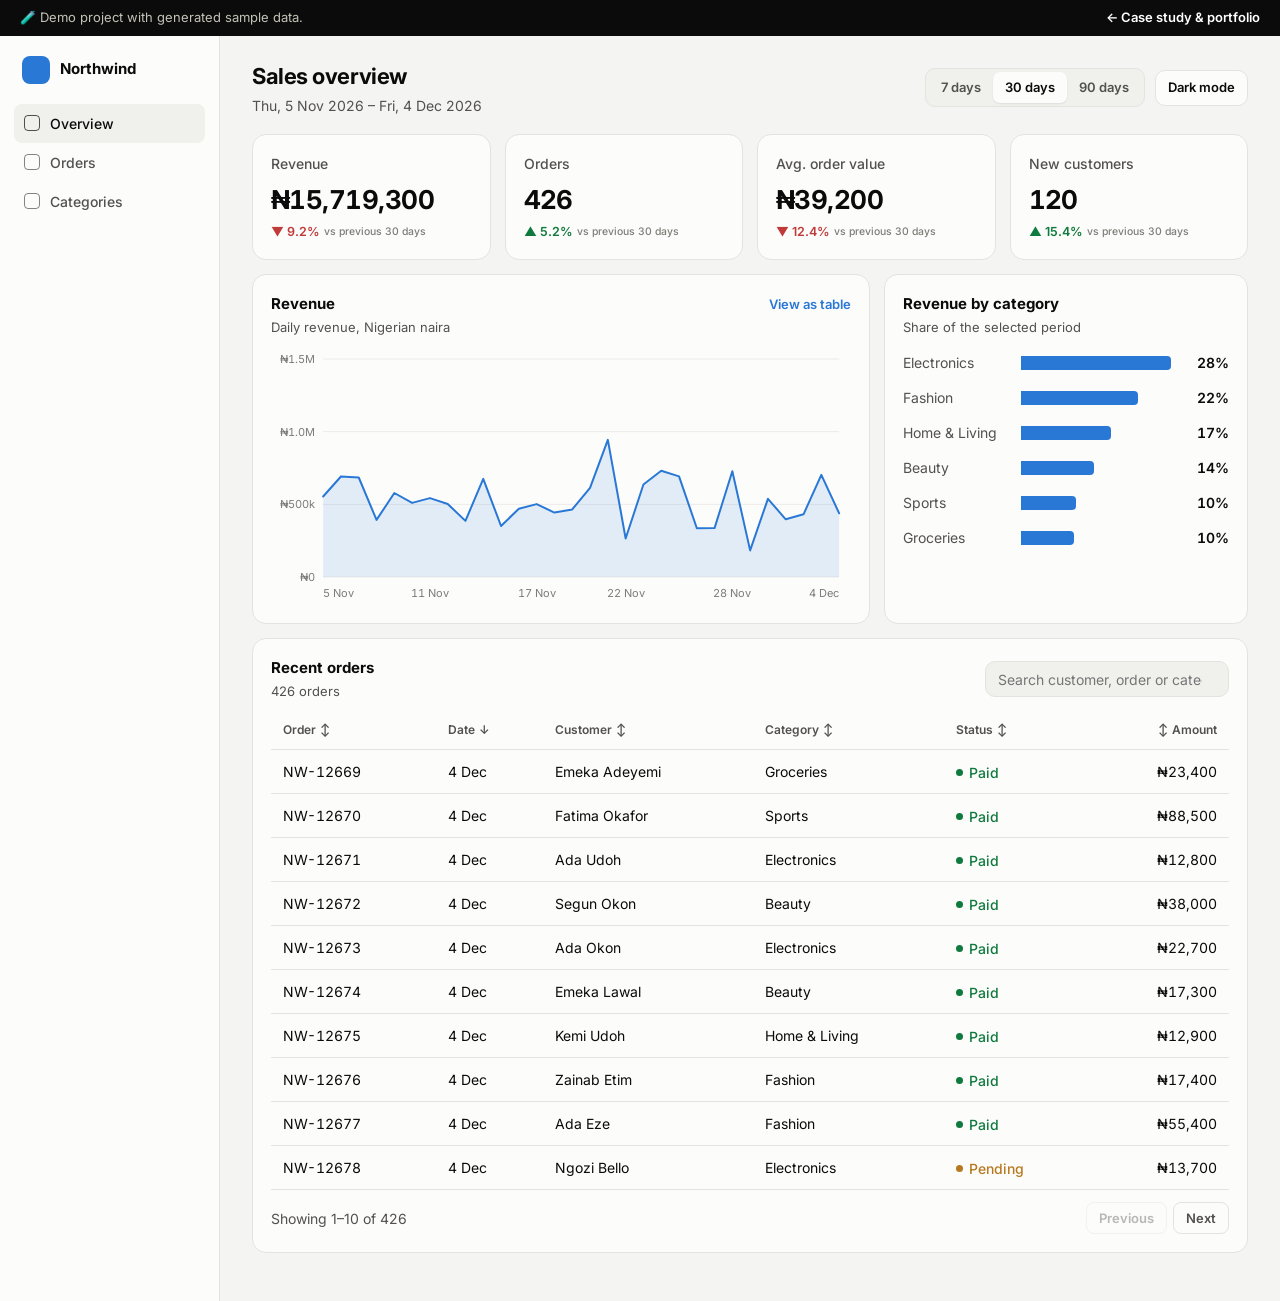
<file: demos/dashboard/index.html>
<!doctype html>
<html lang="en" data-theme="light">
<head>
  <meta charset="utf-8" />
  <meta name="viewport" content="width=device-width, initial-scale=1" />
  <title>Northwind Analytics — Dashboard Demo by Emediong Ndong Odiong</title>
  <meta name="description" content="A working business analytics dashboard demo with KPIs, interactive charts and a sortable orders table. Built by Emediong Ndong Odiong." />
  <meta name="robots" content="noindex" />
  <link rel="icon" href="../../assets/img/favicon.svg" type="image/svg+xml" />
  <link rel="preconnect" href="https://fonts.googleapis.com" />
  <link rel="preconnect" href="https://fonts.gstatic.com" crossorigin />
  <link rel="stylesheet" href="https://fonts.googleapis.com/css2?family=Inter:wght@400;500;600;700&display=swap" />
  <style>
    :root {
      color-scheme: light;
      --bg: #f4f4f2; --surface-1: #fcfcfb; --surface-2: #f0f0ed; --line: #e4e3df; --grid: #ecebe7;
      --text-primary: #0b0b0b; --text-secondary: #52514e; --text-muted: #7d7c77;
      --series-1: #2a78d6; --series-1-soft: rgba(42, 120, 214, 0.12);
      --good: #0f7a3d; --bad: #c03a39;
    }
    :root[data-theme="dark"] {
      color-scheme: dark;
      --bg: #111110; --surface-1: #1a1a19; --surface-2: #232321; --line: #2e2e2b; --grid: #262624;
      --text-primary: #f0efec; --text-secondary: #c3c2b7; --text-muted: #8f8e86;
      --series-1: #3987e5; --series-1-soft: rgba(57, 135, 229, 0.16);
      --good: #4cc27e; --bad: #e66767;
    }
    * { box-sizing: border-box; }
    body { margin: 0; font-family: Inter, system-ui, sans-serif; background: var(--bg); color: var(--text-primary); font-size: 14px; line-height: 1.5; -webkit-font-smoothing: antialiased; }
    button, input { font: inherit; color: inherit; }
    button { cursor: pointer; }
    :focus-visible { outline: 2px solid var(--series-1); outline-offset: 2px; border-radius: 6px; }
    .sr-only { position: absolute; width: 1px; height: 1px; overflow: hidden; clip: rect(0 0 0 0); white-space: nowrap; }
    .demo-bar { background: #0b0b0b; color: #c3c2b7; font-size: 13px; }
    .demo-bar div { max-width: 1280px; margin: 0 auto; padding: 8px 20px; display: flex; justify-content: space-between; gap: 12px; flex-wrap: wrap; }
    .demo-bar a { color: #fff; font-weight: 600; text-decoration: none; }
    .demo-bar a:hover { text-decoration: underline; }
    .app { display: grid; grid-template-columns: 220px 1fr; min-height: calc(100vh - 37px); }
    aside.side { background: var(--surface-1); border-right: 1px solid var(--line); padding: 20px 14px; }
    .logo { display: flex; align-items: center; gap: 10px; font-weight: 700; font-size: 15px; padding: 0 8px 20px; }
    .logo i { width: 28px; height: 28px; border-radius: 8px; background: var(--series-1); display: inline-block; }
    .side nav a { display: flex; align-items: center; gap: 10px; padding: 9px 10px; border-radius: 8px; color: var(--text-secondary); text-decoration: none; font-weight: 500; }
    .side nav a[aria-current] { background: var(--surface-2); color: var(--text-primary); }
    .side nav a span { width: 16px; height: 16px; border-radius: 4px; border: 1.5px solid currentColor; opacity: .7; }
    main { padding: 24px clamp(16px, 3vw, 32px) 48px; min-width: 0; }
    .top { display: flex; flex-wrap: wrap; justify-content: space-between; align-items: center; gap: 14px; margin-bottom: 18px; }
    h1 { margin: 0; font-size: 22px; letter-spacing: -0.02em; }
    .top p { margin: 2px 0 0; color: var(--text-secondary); }
    .controls { display: flex; gap: 10px; align-items: center; flex-wrap: wrap; }
    .seg { display: inline-flex; background: var(--surface-2); border: 1px solid var(--line); border-radius: 10px; padding: 3px; }
    .seg button { border: 0; background: none; padding: 6px 12px; border-radius: 7px; font-weight: 600; font-size: 13px; color: var(--text-secondary); }
    .seg button[aria-pressed="true"] { background: var(--surface-1); color: var(--text-primary); box-shadow: 0 1px 2px rgba(0,0,0,.08); }
    .icon-btn { height: 36px; padding: 0 12px; border-radius: 10px; border: 1px solid var(--line); background: var(--surface-1); font-weight: 600; font-size: 13px; }
    .kpis { display: grid; grid-template-columns: repeat(4, minmax(0, 1fr)); gap: 14px; }
    .card { background: var(--surface-1); border: 1px solid var(--line); border-radius: 14px; padding: 18px; min-width: 0; }
    .kpi .label { color: var(--text-secondary); font-weight: 500; }
    .kpi .value { font-size: 26px; font-weight: 700; letter-spacing: -0.02em; margin-top: 6px; font-variant-numeric: tabular-nums; }
    .delta { display: inline-flex; align-items: center; gap: 4px; font-weight: 600; font-size: 12.5px; margin-top: 4px; }
    .delta.up { color: var(--good); } .delta.down { color: var(--bad); }
    .delta small { color: var(--text-muted); font-weight: 500; }
    .charts { display: grid; grid-template-columns: minmax(0, 1.7fr) minmax(0, 1fr); gap: 14px; margin-top: 14px; }
    .card-head { display: flex; justify-content: space-between; align-items: baseline; gap: 10px; margin-bottom: 8px; flex-wrap: wrap; }
    .card-head h2 { margin: 0; font-size: 15px; }
    .card-head p { margin: 2px 0 0; color: var(--text-secondary); font-size: 13px; }
    .link { border: 0; background: none; color: var(--series-1); font-weight: 600; font-size: 13px; padding: 0; }
    .chart { position: relative; }
    .chart svg { display: block; width: 100%; overflow: visible; }
    .axis text { fill: var(--text-muted); font-size: 11px; font-variant-numeric: tabular-nums; }
    .gridline { stroke: var(--grid); stroke-width: 1; }
    .tip { position: absolute; pointer-events: none; background: var(--surface-1); border: 1px solid var(--line); border-radius: 10px; padding: 8px 10px; box-shadow: 0 8px 24px rgba(0,0,0,.14); font-size: 12.5px; white-space: nowrap; opacity: 0; transition: opacity .12s; z-index: 2; }
    .tip.show { opacity: 1; }
    .tip b { display: block; font-size: 13.5px; font-variant-numeric: tabular-nums; }
    .tip span { color: var(--text-secondary); }
    table { width: 100%; border-collapse: collapse; font-variant-numeric: tabular-nums; }
    th, td { text-align: left; padding: 10px 12px; border-bottom: 1px solid var(--line); white-space: nowrap; }
    th { font-size: 12px; color: var(--text-secondary); font-weight: 600; }
    th button { border: 0; background: none; padding: 0; font-weight: 600; color: inherit; display: inline-flex; gap: 4px; align-items: center; }
    td.num, th.num { text-align: right; }
    th.num button { flex-direction: row-reverse; }
    tbody tr:hover { background: var(--surface-2); }
    .status { display: inline-flex; align-items: center; gap: 6px; font-weight: 500; }
    .status::before { content: ""; width: 7px; height: 7px; border-radius: 50%; background: currentColor; }
    .st-paid { color: var(--good); } .st-pending { color: #b7791f; } .st-refunded { color: var(--text-muted); }
    :root[data-theme="dark"] .st-pending { color: #e0a43a; }
    .table-card { margin-top: 14px; }
    .table-tools { display: flex; justify-content: space-between; gap: 12px; flex-wrap: wrap; margin-bottom: 10px; align-items: center; }
    .search { height: 36px; border-radius: 10px; border: 1px solid var(--line); background: var(--surface-2); padding: 0 12px; width: min(280px, 100%); }
    .scroll { overflow-x: auto; }
    .pager { display: flex; justify-content: space-between; align-items: center; margin-top: 12px; color: var(--text-secondary); gap: 10px; flex-wrap: wrap; }
    .pager div { display: flex; gap: 6px; }
    .pager button { height: 32px; padding: 0 12px; border-radius: 8px; border: 1px solid var(--line); background: var(--surface-1); font-weight: 600; font-size: 13px; }
    .pager button:disabled { opacity: .4; cursor: not-allowed; }
    .bars .row { display: grid; grid-template-columns: 108px 1fr 48px; gap: 10px; align-items: center; padding: 7px 0; position: relative; }
    .bars .name { color: var(--text-secondary); overflow: hidden; text-overflow: ellipsis; white-space: nowrap; }
    .bars .track { height: 14px; position: relative; }
    .bars .bar { position: absolute; left: 0; top: 0; bottom: 0; background: var(--series-1); border-radius: 0 4px 4px 0; transition: width .5s cubic-bezier(.22,1,.36,1); }
    .bars .val { text-align: right; font-weight: 600; font-variant-numeric: tabular-nums; }
    .bars .row:hover .bar, .bars .row:focus-within .bar { filter: brightness(1.1); }
    .bars .row:hover .name { color: var(--text-primary); }
    @media (max-width: 1080px) { .kpis { grid-template-columns: repeat(2, minmax(0, 1fr)); } .charts { grid-template-columns: 1fr; } }
    @media (max-width: 760px) { .app { grid-template-columns: 1fr; } aside.side { display: none; } }
    @media (max-width: 460px) { .kpis { grid-template-columns: 1fr; } }
    @media (prefers-reduced-motion: reduce) { * { transition: none !important; } }
  </style>
</head>
<body>
  <div class="demo-bar"><div><span>🧪 Demo project with generated sample data.</span><a href="../../project.html?p=business-analytics-dashboard">← Case study &amp; portfolio</a></div></div>
  <div class="app">
    <aside class="side">
      <div class="logo"><i></i>Northwind</div>
      <nav aria-label="Dashboard sections (demo)">
        <a href="#" aria-current="page"><span></span>Overview</a>
        <a href="#orders"><span></span>Orders</a>
        <a href="#categories"><span></span>Categories</a>
      </nav>
    </aside>
    <main>
      <div class="top">
        <div><h1>Sales overview</h1><p id="rangeLabel"></p></div>
        <div class="controls">
          <div class="seg" role="group" aria-label="Date range" id="range">
            <button data-days="7" aria-pressed="false">7 days</button>
            <button data-days="30" aria-pressed="true">30 days</button>
            <button data-days="90" aria-pressed="false">90 days</button>
          </div>
          <button class="icon-btn" id="theme" aria-label="Switch to dark theme">Dark mode</button>
        </div>
      </div>

      <section class="kpis" id="kpis" aria-label="Key metrics"></section>

      <section class="charts">
        <div class="card">
          <div class="card-head"><div><h2 id="revTitle">Revenue</h2><p>Daily revenue, Nigerian naira</p></div><button class="link" id="toggleTable" aria-controls="revTable" aria-expanded="false">View as table</button></div>
          <div class="chart" id="lineChart"></div>
          <div class="scroll" id="revTable" hidden></div>
        </div>
        <div class="card" id="categories">
          <div class="card-head"><div><h2>Revenue by category</h2><p>Share of the selected period</p></div></div>
          <div class="bars" id="bars"></div>
        </div>
      </section>

      <section class="card table-card" id="orders">
        <div class="table-tools">
          <div class="card-head" style="margin:0"><div><h2>Recent orders</h2><p id="ordersCount"></p></div></div>
          <label><span class="sr-only">Search orders</span><input class="search" id="search" type="search" placeholder="Search customer, order or category…" /></label>
        </div>
        <div class="scroll"><table id="table"><caption class="sr-only">Orders in the selected period</caption></table></div>
        <div class="pager"><span id="pageInfo"></span><div><button id="prev">Previous</button><button id="next">Next</button></div></div>
      </section>
    </main>
  </div>

  <script>
  (function () {
    "use strict";
    // ---------- Deterministic sample data ----------
    let seed = 20481;
    const rand = () => ((seed = (seed * 16807) % 2147483647) - 1) / 2147483646;
    const CATS = ["Electronics", "Fashion", "Home & Living", "Beauty", "Groceries", "Sports"];
    const CAT_W = [1.6, 1.25, 1, 0.75, 0.6, 0.45];
    const FIRST = ["Ada", "Chinedu", "Fatima", "Ibrahim", "Ngozi", "Tunde", "Aniekan", "Blessing", "Emeka", "Halima", "Kemi", "Uduak", "Yusuf", "Zainab", "Ifeoma", "Segun"];
    const LAST = ["Okafor", "Bello", "Etim", "Adeyemi", "Musa", "Eze", "Okon", "Afolabi", "Nwosu", "Udoh", "Lawal", "Obi"];
    const DAYS = 180;
    const today = new Date(); today.setHours(0, 0, 0, 0);
    const orders = [];
    let oid = 10480;
    for (let d = DAYS - 1; d >= 0; d--) {
      const date = new Date(today); date.setDate(date.getDate() - d);
      const dow = date.getDay();
      const trend = 1 + (DAYS - d) / DAYS * 0.35;
      const n = Math.round((dow === 0 ? 7 : dow === 6 ? 14 : 10) * trend * (0.75 + rand() * 0.5));
      for (let i = 0; i < n; i++) {
        let r = rand() * CAT_W.reduce((a, b) => a + b, 0), c = 0;
        while (r > CAT_W[c]) { r -= CAT_W[c]; c++; }
        const amount = Math.round((8000 + rand() * rand() * 140000) / 100) * 100;
        const s = rand();
        orders.push({ id: "NW-" + (oid++), date, customer: FIRST[Math.floor(rand() * FIRST.length)] + " " + LAST[Math.floor(rand() * LAST.length)], category: CATS[c], amount, status: s < 0.82 ? "Paid" : s < 0.95 ? "Pending" : "Refunded", newCustomer: rand() < 0.28 });
      }
    }

    // ---------- Helpers ----------
    const $ = (s) => document.querySelector(s);
    const naira = (n) => "₦" + Math.round(n).toLocaleString("en-NG");
    const compact = (n) => n >= 1e6 ? "₦" + (n / 1e6).toFixed(n >= 1e7 ? 0 : 1) + "M" : n >= 1e3 ? "₦" + Math.round(n / 1e3) + "k" : "₦" + n;
    const fdate = (d, long) => d.toLocaleDateString("en-GB", long ? { weekday: "short", day: "numeric", month: "short", year: "numeric" } : { day: "numeric", month: "short" });
    const esc = (s) => String(s).replace(/[&<>"]/g, (c) => ({ "&": "&amp;", "<": "&lt;", ">": "&gt;", '"': "&quot;" }[c]));

    let st = { days: 30, sortKey: "date", sortDir: -1, q: "", page: 0 };
    const PER_PAGE = 10;

    function inRange(days, offset) {
      const end = new Date(today); end.setDate(end.getDate() - offset * days);
      const start = new Date(end); start.setDate(start.getDate() - days + 1);
      return orders.filter((o) => o.date >= start && o.date <= end);
    }
    function stats(list) {
      const valid = list.filter((o) => o.status !== "Refunded");
      const revenue = valid.reduce((s, o) => s + o.amount, 0);
      return { revenue, orders: list.length, aov: valid.length ? revenue / valid.length : 0, newCustomers: list.filter((o) => o.newCustomer).length };
    }

    // ---------- KPIs ----------
    function renderKpis() {
      const cur = stats(inRange(st.days, 0)), prev = stats(inRange(st.days, 1));
      const items = [["Revenue", naira(cur.revenue), cur.revenue, prev.revenue], ["Orders", cur.orders.toLocaleString(), cur.orders, prev.orders], ["Avg. order value", naira(cur.aov), cur.aov, prev.aov], ["New customers", cur.newCustomers.toLocaleString(), cur.newCustomers, prev.newCustomers]];
      $("#kpis").innerHTML = items.map(([label, val, c, p]) => {
        const ch = p ? ((c - p) / p) * 100 : 0, up = ch >= 0;
        return '<div class="card kpi"><div class="label">' + label + '</div><div class="value">' + val + '</div><div class="delta ' + (up ? "up" : "down") + '">' + (up ? "▲" : "▼") + " " + Math.abs(ch).toFixed(1) + "% <small>vs previous " + st.days + " days</small></div></div>";
      }).join("");
      const start = new Date(today); start.setDate(start.getDate() - st.days + 1);
      $("#rangeLabel").textContent = fdate(start, true) + " – " + fdate(today, true);
    }

    // ---------- Line chart ----------
    let series = [];
    function renderLine() {
      const box = $("#lineChart");
      const W = Math.max(280, box.clientWidth), H = 260, m = { t: 14, r: 12, b: 28, l: 52 };
      series = [];
      for (let i = st.days - 1; i >= 0; i--) {
        const d = new Date(today); d.setDate(d.getDate() - i);
        const v = orders.filter((o) => +o.date === +d && o.status !== "Refunded").reduce((s, o) => s + o.amount, 0);
        series.push({ d, v });
      }
      const max = Math.max(...series.map((p) => p.v)) * 1.1;
      const step = niceStep(max / 4);
      const top = Math.ceil(max / step) * step;
      const x = (i) => m.l + (i / (series.length - 1)) * (W - m.l - m.r);
      const y = (v) => m.t + (1 - v / top) * (H - m.t - m.b);
      let grid = "";
      for (let v = 0; v <= top + 1; v += step) grid += '<line class="gridline" x1="' + m.l + '" x2="' + (W - m.r) + '" y1="' + y(v) + '" y2="' + y(v) + '"/><text x="' + (m.l - 8) + '" y="' + (y(v) + 4) + '" text-anchor="end">' + compact(v) + "</text>";
      const ticks = Math.min(6, series.length);
      let xt = "";
      for (let k = 0; k < ticks; k++) {
        const i = Math.round((k / (ticks - 1)) * (series.length - 1));
        xt += '<text x="' + x(i) + '" y="' + (H - 8) + '" text-anchor="' + (k === 0 ? "start" : k === ticks - 1 ? "end" : "middle") + '">' + fdate(series[i].d) + "</text>";
      }
      const path = series.map((p, i) => (i ? "L" : "M") + x(i).toFixed(1) + " " + y(p.v).toFixed(1)).join(" ");
      const area = path + " L" + x(series.length - 1) + " " + y(0) + " L" + x(0) + " " + y(0) + " Z";
      const total = series.reduce((s, p) => s + p.v, 0);
      box.innerHTML =
        '<svg viewBox="0 0 ' + W + " " + H + '" height="' + H + '" role="img" aria-label="Daily revenue over the last ' + st.days + " days, total " + naira(total) + '">' +
          '<g class="axis">' + grid + xt + "</g>" +
          '<path d="' + area + '" fill="var(--series-1-soft)"/>' +
          '<path d="' + path + '" fill="none" stroke="var(--series-1)" stroke-width="2" stroke-linejoin="round" stroke-linecap="round"/>' +
          '<line id="cross" y1="' + m.t + '" y2="' + (H - m.b) + '" stroke="var(--text-muted)" stroke-width="1" stroke-dasharray="3 3" opacity="0"/>' +
          '<circle id="dot" r="5" fill="var(--series-1)" stroke="var(--surface-1)" stroke-width="2" opacity="0"/>' +
          '<rect id="hit" x="' + m.l + '" y="0" width="' + (W - m.l - m.r) + '" height="' + H + '" fill="transparent"/>' +
        '</svg><div class="tip" id="tip"></div>';
      const svg = box.querySelector("svg"), hit = box.querySelector("#hit"), tip = box.querySelector("#tip"), cross = box.querySelector("#cross"), dot = box.querySelector("#dot");
      const show = (i) => {
        const p = series[i], px = x(i), py = y(p.v);
        cross.setAttribute("x1", px); cross.setAttribute("x2", px); cross.setAttribute("opacity", 1);
        dot.setAttribute("cx", px); dot.setAttribute("cy", py); dot.setAttribute("opacity", 1);
        tip.innerHTML = "<span>" + fdate(p.d, true) + "</span><b>" + naira(p.v) + "</b>";
        const scale = svg.getBoundingClientRect().width / W;
        tip.classList.add("show");
        const tw = tip.offsetWidth;
        tip.style.left = Math.min(Math.max(px * scale - tw / 2, 0), box.clientWidth - tw) + "px";
        tip.style.top = Math.max(py * scale - 62, 0) + "px";
      };
      const hide = () => { tip.classList.remove("show"); cross.setAttribute("opacity", 0); dot.setAttribute("opacity", 0); };
      const idxFromEvent = (e) => {
        const r = svg.getBoundingClientRect();
        const px = (e.clientX - r.left) * (W / r.width);
        return Math.max(0, Math.min(series.length - 1, Math.round(((px - m.l) / (W - m.l - m.r)) * (series.length - 1))));
      };
      hit.addEventListener("pointermove", (e) => show(idxFromEvent(e)));
      hit.addEventListener("pointerleave", hide);
      // Keyboard access: focus the chart, use arrow keys
      box.tabIndex = 0;
      box.setAttribute("aria-describedby", "revTitle");
      let ki = series.length - 1;
      box.onkeydown = (e) => {
        if (e.key === "ArrowLeft") ki = Math.max(0, ki - 1); else if (e.key === "ArrowRight") ki = Math.min(series.length - 1, ki + 1); else return;
        e.preventDefault(); show(ki);
      };
      box.onblur = hide;
      renderRevTable();
    }
    function niceStep(raw) {
      const p = Math.pow(10, Math.floor(Math.log10(raw))), n = raw / p;
      return (n <= 1 ? 1 : n <= 2 ? 2 : n <= 2.5 ? 2.5 : n <= 5 ? 5 : 10) * p;
    }
    function renderRevTable() {
      $("#revTable").innerHTML = '<table><thead><tr><th>Date</th><th class="num">Revenue</th></tr></thead><tbody>' +
        series.slice().reverse().map((p) => "<tr><td>" + fdate(p.d, true) + '</td><td class="num">' + naira(p.v) + "</td></tr>").join("") + "</tbody></table>";
    }
    $("#toggleTable").onclick = () => {
      const t = $("#revTable"), open = t.hidden;
      t.hidden = !open; $("#lineChart").hidden = open;
      $("#toggleTable").textContent = open ? "View as chart" : "View as table";
      $("#toggleTable").setAttribute("aria-expanded", open);
    };

    // ---------- Category bars ----------
    function renderBars() {
      const list = inRange(st.days, 0).filter((o) => o.status !== "Refunded");
      const total = list.reduce((s, o) => s + o.amount, 0);
      const rows = CATS.map((c) => ({ c, v: list.filter((o) => o.category === c).reduce((s, o) => s + o.amount, 0) })).sort((a, b) => b.v - a.v);
      const max = rows[0].v || 1;
      $("#bars").innerHTML = rows.map((r) =>
        '<div class="row" tabindex="0" title="' + r.c + ": " + naira(r.v) + " (" + (total ? (r.v / total * 100).toFixed(1) : 0) + '%)"><span class="name">' + r.c + '</span><span class="track"><span class="bar" style="width:' + (r.v / max * 100) + '%"></span></span><span class="val">' + (total ? (r.v / total * 100).toFixed(0) : 0) + "%</span></div>"
      ).join("");
    }

    // ---------- Orders table ----------
    const COLS = [["id", "Order"], ["date", "Date"], ["customer", "Customer"], ["category", "Category"], ["status", "Status"], ["amount", "Amount", true]];
    function renderTable() {
      const q = st.q.trim().toLowerCase();
      let list = inRange(st.days, 0).filter((o) => !q || (o.id + " " + o.customer + " " + o.category + " " + o.status).toLowerCase().includes(q));
      list.sort((a, b) => { const A = a[st.sortKey], B = b[st.sortKey]; return (A > B ? 1 : A < B ? -1 : 0) * st.sortDir; });
      const pages = Math.max(1, Math.ceil(list.length / PER_PAGE));
      st.page = Math.min(st.page, pages - 1);
      const view = list.slice(st.page * PER_PAGE, (st.page + 1) * PER_PAGE);
      $("#table").innerHTML = '<caption class="sr-only">Orders in the selected period</caption><thead><tr>' + COLS.map(([k, label, num]) => {
        const on = st.sortKey === k;
        return '<th class="' + (num ? "num" : "") + '" aria-sort="' + (on ? (st.sortDir > 0 ? "ascending" : "descending") : "none") + '"><button data-sort="' + k + '">' + label + ' <span aria-hidden="true">' + (on ? (st.sortDir > 0 ? "↑" : "↓") : "↕") + "</span></button></th>";
      }).join("") + "</tr></thead><tbody>" +
        (view.length ? view.map((o) => "<tr><td>" + o.id + "</td><td>" + fdate(o.date) + "</td><td>" + esc(o.customer) + "</td><td>" + o.category + '</td><td><span class="status st-' + o.status.toLowerCase() + '">' + o.status + '</span></td><td class="num">' + naira(o.amount) + "</td></tr>").join("")
          : '<tr><td colspan="6" style="text-align:center;padding:30px;color:var(--text-muted)">No orders match your search.</td></tr>') + "</tbody>";
      $("#ordersCount").textContent = list.length.toLocaleString() + " orders";
      $("#pageInfo").textContent = list.length ? "Showing " + (st.page * PER_PAGE + 1) + "–" + Math.min(list.length, (st.page + 1) * PER_PAGE) + " of " + list.length : "";
      $("#prev").disabled = st.page === 0; $("#next").disabled = st.page >= pages - 1;
    }
    $("#table").addEventListener("click", (e) => {
      const b = e.target.closest("[data-sort]"); if (!b) return;
      const k = b.dataset.sort;
      st.sortDir = st.sortKey === k ? -st.sortDir : (k === "amount" || k === "date" ? -1 : 1);
      st.sortKey = k; renderTable();
      document.querySelector('[data-sort="' + k + '"]').focus();
    });
    $("#search").addEventListener("input", (e) => { st.q = e.target.value; st.page = 0; renderTable(); });
    $("#prev").onclick = () => { st.page--; renderTable(); };
    $("#next").onclick = () => { st.page++; renderTable(); };

    $("#range").addEventListener("click", (e) => {
      const b = e.target.closest("[data-days]"); if (!b) return;
      st.days = Number(b.dataset.days); st.page = 0;
      document.querySelectorAll("#range button").forEach((x) => x.setAttribute("aria-pressed", x === b));
      renderAll();
    });

    // Theme
    function setTheme(t) {
      document.documentElement.dataset.theme = t;
      $("#theme").textContent = t === "dark" ? "Light mode" : "Dark mode";
      $("#theme").setAttribute("aria-label", "Switch to " + (t === "dark" ? "light" : "dark") + " theme");
      try { localStorage.setItem("nw-theme", t); } catch (e) {}
    }
    let saved = null; try { saved = localStorage.getItem("nw-theme"); } catch (e) {}
    setTheme(saved || (matchMedia("(prefers-color-scheme: dark)").matches ? "dark" : "light"));
    $("#theme").onclick = () => setTheme(document.documentElement.dataset.theme === "dark" ? "light" : "dark");

    function renderAll() { renderKpis(); renderLine(); renderBars(); renderTable(); }
    let rt; window.addEventListener("resize", () => { clearTimeout(rt); rt = setTimeout(renderLine, 120); });
    renderAll();
  })();
  </script>
</body>
</html>
</file>
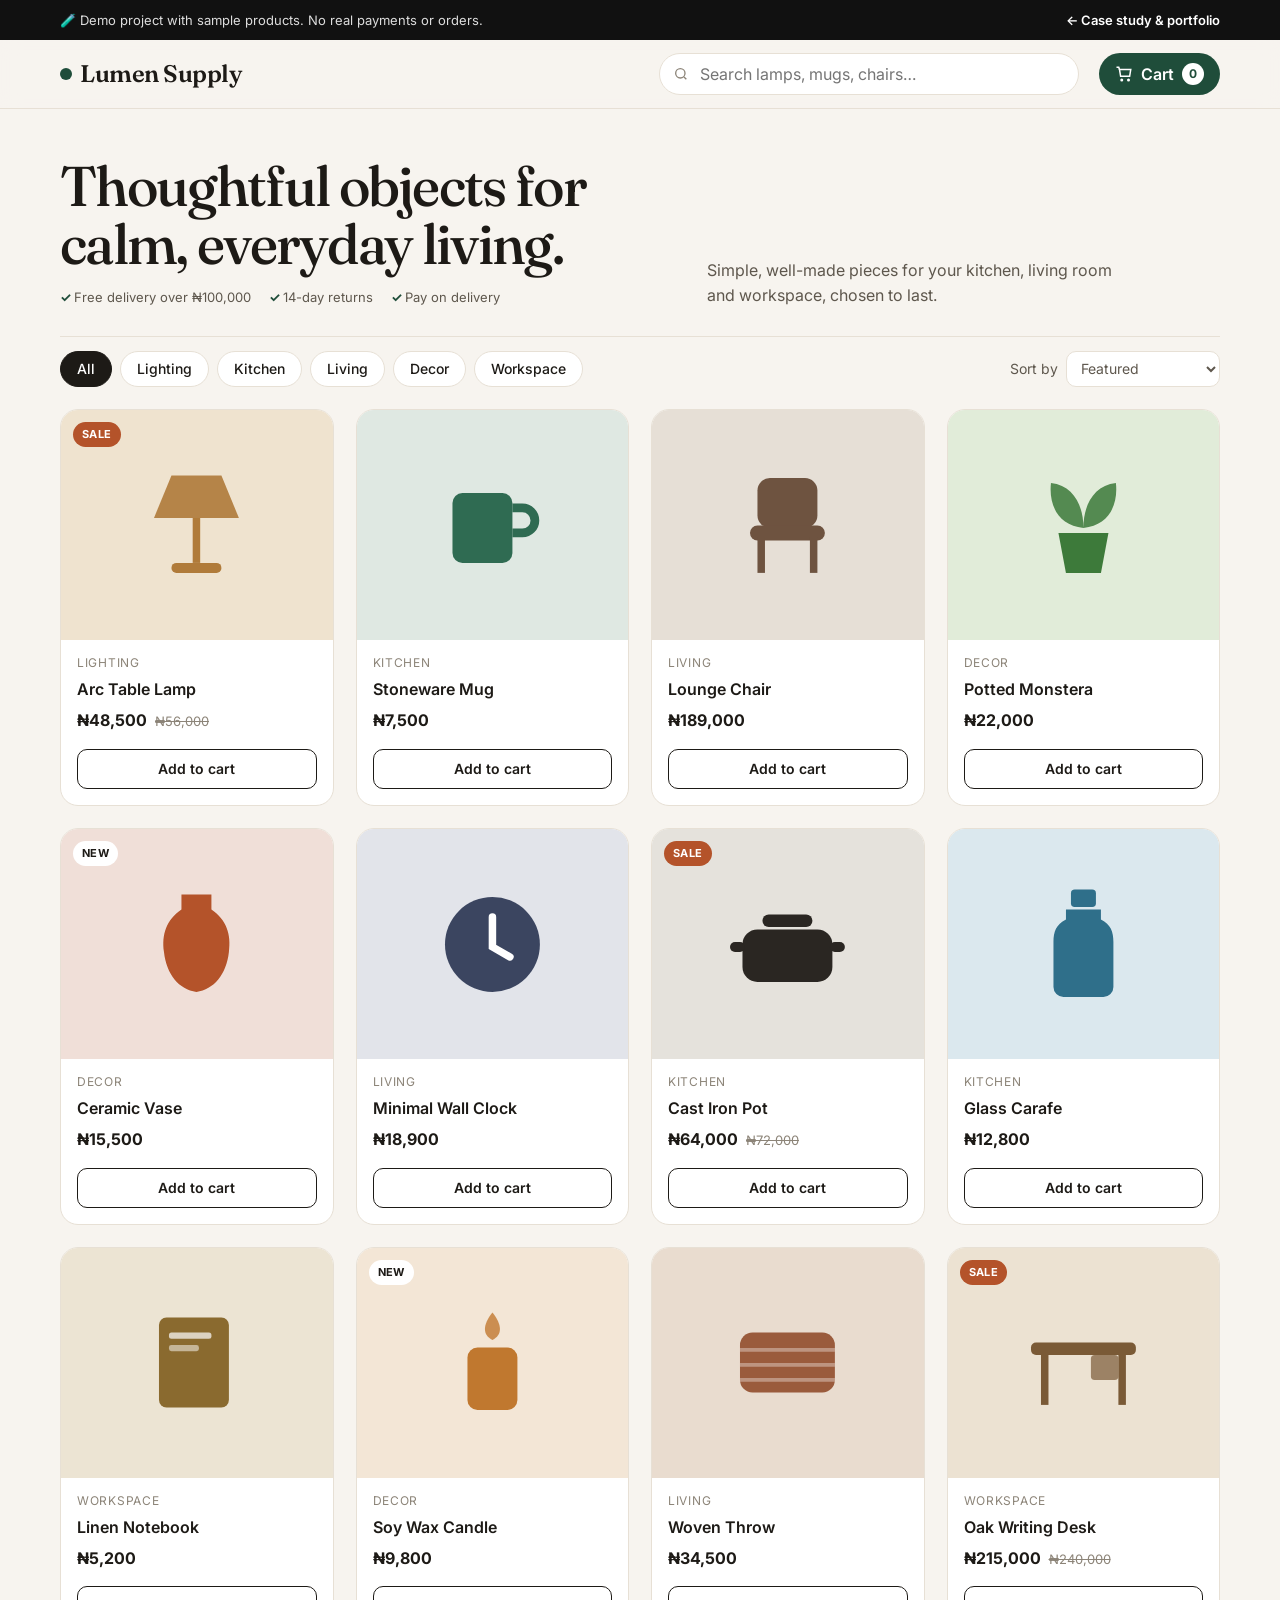
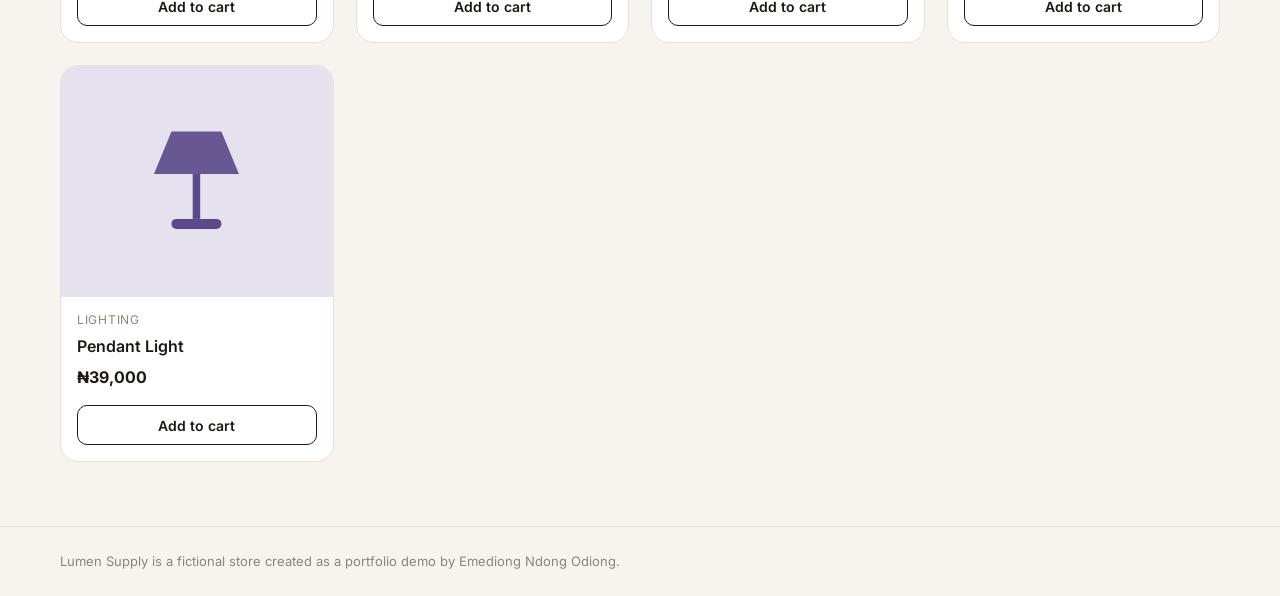
<file: demos/shop/index.html>
<!doctype html>
<html lang="en">
<head>
  <meta charset="utf-8" />
  <meta name="viewport" content="width=device-width, initial-scale=1" />
  <title>Lumen Supply — E-Commerce Demo by Emediong Ndong Odiong</title>
  <meta name="description" content="A working e-commerce storefront demo with search, filters, cart and checkout. Built by Emediong Ndong Odiong." />
  <meta name="robots" content="noindex" />
  <link rel="icon" href="../../assets/img/favicon.svg" type="image/svg+xml" />
  <link rel="preconnect" href="https://fonts.googleapis.com" />
  <link rel="preconnect" href="https://fonts.gstatic.com" crossorigin />
  <link rel="stylesheet" href="https://fonts.googleapis.com/css2?family=Inter:wght@400;500;600;700&family=Fraunces:opsz,wght@9..144,500;9..144,600&display=swap" />
  <style>
    :root {
      --bg: #f7f4ef; --surface: #ffffff; --ink: #1d1a16; --ink-2: #5e574d; --ink-3: #8c8478;
      --line: #e7e0d5; --accent: #1f4d3a; --accent-2: #2f6b52; --sale: #b4532a; --focus: #2f6b52;
    }
    * { box-sizing: border-box; }
    body { margin: 0; font-family: Inter, system-ui, sans-serif; background: var(--bg); color: var(--ink); line-height: 1.55; -webkit-font-smoothing: antialiased; }
    button, input, select { font: inherit; color: inherit; }
    button { cursor: pointer; }
    a { color: inherit; }
    :focus-visible { outline: 2px solid var(--focus); outline-offset: 2px; border-radius: 6px; }
    .wrap { max-width: 1200px; margin: 0 auto; padding: 0 20px; }
    .sr-only { position: absolute; width: 1px; height: 1px; overflow: hidden; clip: rect(0 0 0 0); white-space: nowrap; }

    .demo-bar { background: #111; color: #ddd; font-size: 13px; }
    .demo-bar .wrap { display: flex; gap: 12px; align-items: center; justify-content: space-between; min-height: 40px; flex-wrap: wrap; padding-block: 6px; }
    .demo-bar a { color: #fff; font-weight: 600; text-decoration: none; }
    .demo-bar a:hover { text-decoration: underline; }

    header.shop-head { position: sticky; top: 0; z-index: 20; background: rgba(247, 244, 239, 0.92); backdrop-filter: blur(10px); border-bottom: 1px solid var(--line); }
    .head-row { display: flex; align-items: center; gap: 20px; height: 68px; }
    .logo { font-family: Fraunces, Georgia, serif; font-size: 24px; font-weight: 600; letter-spacing: -0.02em; text-decoration: none; display: flex; align-items: center; gap: 8px; }
    .logo i { width: 12px; height: 12px; border-radius: 50%; background: var(--accent); display: inline-block; }
    .search { flex: 1; max-width: 420px; margin-left: auto; position: relative; }
    .search input { width: 100%; height: 42px; border-radius: 999px; border: 1px solid var(--line); background: #fff; padding: 0 16px 0 40px; }
    .search svg { position: absolute; left: 14px; top: 50%; transform: translateY(-50%); color: var(--ink-3); }
    .cart-btn { position: relative; display: inline-flex; align-items: center; gap: 8px; height: 42px; padding: 0 16px; border-radius: 999px; border: 0; background: var(--accent); color: #fff; font-weight: 600; }
    .cart-btn:hover { background: var(--accent-2); }
    .badge { min-width: 22px; height: 22px; border-radius: 999px; background: #fff; color: var(--accent); font-size: 12px; font-weight: 700; display: inline-grid; place-items: center; padding: 0 6px; }
    .badge.bump { animation: bump 0.35s ease; }
    @keyframes bump { 50% { transform: scale(1.3); } }

    .hero { padding: 48px 0 28px; display: grid; grid-template-columns: 1.2fr 1fr; gap: 32px; align-items: end; }
    .hero h1 { font-family: Fraunces, Georgia, serif; font-weight: 500; font-size: clamp(34px, 5vw, 56px); line-height: 1.04; letter-spacing: -0.03em; margin: 0; }
    .hero p { color: var(--ink-2); margin: 0; max-width: 420px; }
    .perks { display: flex; gap: 18px; flex-wrap: wrap; margin-top: 14px; font-size: 13px; color: var(--ink-2); }
    .perks span::before { content: "✓ "; color: var(--accent); font-weight: 700; }

    .toolbar { display: flex; flex-wrap: wrap; gap: 12px; align-items: center; justify-content: space-between; padding: 14px 0 22px; border-top: 1px solid var(--line); }
    .cats { display: flex; flex-wrap: wrap; gap: 8px; }
    .cat { height: 36px; padding: 0 16px; border-radius: 999px; border: 1px solid var(--line); background: #fff; font-size: 14px; font-weight: 500; }
    .cat[aria-pressed="true"] { background: var(--ink); color: #fff; border-color: var(--ink); }
    .sort { display: flex; align-items: center; gap: 8px; font-size: 14px; color: var(--ink-2); }
    .sort select { height: 36px; border-radius: 10px; border: 1px solid var(--line); background: #fff; padding: 0 10px; }

    .grid { display: grid; grid-template-columns: repeat(auto-fill, minmax(230px, 1fr)); gap: 22px; padding-bottom: 64px; }
    .card { background: var(--surface); border-radius: 18px; overflow: hidden; border: 1px solid var(--line); display: flex; flex-direction: column; transition: transform 0.25s, box-shadow 0.25s; }
    .card:hover { transform: translateY(-3px); box-shadow: 0 18px 30px -18px rgba(40, 30, 10, 0.3); }
    .art { aspect-ratio: 1 / 0.85; display: grid; place-items: center; position: relative; }
    .art svg { width: 46%; height: auto; }
    .tag { position: absolute; left: 12px; top: 12px; font-size: 11px; font-weight: 700; letter-spacing: 0.04em; text-transform: uppercase; background: #fff; padding: 4px 9px; border-radius: 999px; }
    .tag.sale { background: var(--sale); color: #fff; }
    .info { padding: 14px 16px 16px; display: flex; flex-direction: column; gap: 4px; flex: 1; }
    .info small { color: var(--ink-3); font-size: 12px; text-transform: uppercase; letter-spacing: 0.06em; }
    .info h3 { margin: 0; font-size: 16px; font-weight: 600; }
    .price { display: flex; gap: 8px; align-items: baseline; margin-top: 2px; }
    .price strong { font-size: 16px; }
    .price s { color: var(--ink-3); font-size: 13px; }
    .add { margin-top: 12px; height: 40px; border-radius: 10px; border: 1px solid var(--ink); background: transparent; font-weight: 600; font-size: 14px; transition: background 0.2s, color 0.2s; }
    .add:hover { background: var(--ink); color: #fff; }
    .add.added { background: var(--accent); border-color: var(--accent); color: #fff; }
    .empty { grid-column: 1/-1; text-align: center; padding: 60px 20px; color: var(--ink-2); border: 1px dashed var(--line); border-radius: 18px; }

    /* Drawer */
    .scrim { position: fixed; inset: 0; background: rgba(20, 16, 10, 0.45); opacity: 0; visibility: hidden; transition: 0.25s; z-index: 40; }
    .drawer { position: fixed; top: 0; right: 0; bottom: 0; width: min(420px, 100%); background: #fff; z-index: 50; transform: translateX(100%); transition: transform 0.3s cubic-bezier(.22,1,.36,1); display: flex; flex-direction: column; visibility: hidden; }
    .open .scrim { opacity: 1; visibility: visible; }
    .open .drawer { transform: none; visibility: visible; }
    .drawer-head { display: flex; justify-content: space-between; align-items: center; padding: 18px 20px; border-bottom: 1px solid var(--line); }
    .drawer-head h2 { margin: 0; font-size: 18px; }
    .x { width: 36px; height: 36px; border-radius: 10px; border: 1px solid var(--line); background: #fff; font-size: 20px; line-height: 1; }
    .lines { flex: 1; overflow-y: auto; padding: 8px 20px; }
    .line { display: grid; grid-template-columns: 64px 1fr auto; gap: 14px; align-items: center; padding: 14px 0; border-bottom: 1px solid var(--line); }
    .thumb { width: 64px; height: 64px; border-radius: 12px; display: grid; place-items: center; }
    .thumb svg { width: 60%; }
    .line h4 { margin: 0; font-size: 14px; }
    .line small { color: var(--ink-3); }
    .qty { display: inline-flex; align-items: center; border: 1px solid var(--line); border-radius: 8px; margin-top: 6px; }
    .qty button { width: 30px; height: 30px; border: 0; background: none; font-size: 16px; }
    .qty span { min-width: 24px; text-align: center; font-size: 14px; font-weight: 600; }
    .remove { border: 0; background: none; color: var(--ink-3); font-size: 13px; text-decoration: underline; }
    .drawer-foot { padding: 18px 20px; border-top: 1px solid var(--line); display: grid; gap: 10px; }
    .row { display: flex; justify-content: space-between; font-size: 14px; color: var(--ink-2); }
    .row.total { font-size: 17px; color: var(--ink); font-weight: 700; }
    .primary { height: 48px; border-radius: 12px; border: 0; background: var(--accent); color: #fff; font-weight: 600; font-size: 15px; }
    .primary:hover { background: var(--accent-2); }
    .primary:disabled { opacity: 0.5; cursor: not-allowed; }
    .note { font-size: 12px; color: var(--ink-3); text-align: center; }

    /* Checkout dialog */
    dialog { border: 0; border-radius: 20px; padding: 0; width: min(520px, calc(100% - 24px)); max-height: calc(100vh - 24px); box-shadow: 0 30px 80px rgba(0,0,0,0.3); }
    dialog::backdrop { background: rgba(20, 16, 10, 0.5); }
    .dlg { padding: 24px; }
    .dlg h2 { margin: 0 0 4px; font-family: Fraunces, Georgia, serif; font-weight: 500; font-size: 26px; }
    .dlg p.sub { margin: 0 0 18px; color: var(--ink-2); font-size: 14px; }
    .fgrid { display: grid; grid-template-columns: 1fr 1fr; gap: 12px; }
    .f { display: grid; gap: 5px; }
    .f.full { grid-column: 1/-1; }
    .f label { font-size: 13px; font-weight: 600; }
    .f input, .f select { height: 44px; border-radius: 10px; border: 1px solid var(--line); padding: 0 12px; background: #fff; }
    .f.err input, .f.err select { border-color: var(--sale); }
    .f .msg { font-size: 12px; color: var(--sale); min-height: 0; }
    .dlg-actions { display: flex; gap: 10px; margin-top: 18px; }
    .dlg-actions .primary { flex: 1; }
    .ghost { height: 48px; padding: 0 18px; border-radius: 12px; border: 1px solid var(--line); background: #fff; font-weight: 600; }
    .success { text-align: center; padding: 12px 0; }
    .success .tick { width: 64px; height: 64px; border-radius: 50%; background: #e3efe9; color: var(--accent); display: grid; place-items: center; margin: 0 auto 14px; font-size: 30px; }
    .toast { position: fixed; bottom: 20px; left: 50%; transform: translate(-50%, 20px); background: var(--ink); color: #fff; padding: 11px 18px; border-radius: 12px; font-size: 14px; opacity: 0; transition: 0.3s; z-index: 60; pointer-events: none; }
    .toast.show { opacity: 1; transform: translate(-50%, 0); }
    footer { border-top: 1px solid var(--line); padding: 24px 0; font-size: 13px; color: var(--ink-3); }
    @media (max-width: 720px) {
      .hero { grid-template-columns: 1fr; padding-top: 28px; }
      .head-row { flex-wrap: wrap; height: auto; padding: 12px 0; gap: 12px; }
      .search { order: 3; max-width: none; flex-basis: 100%; }
      .cart-btn { margin-left: auto; }
      .fgrid { grid-template-columns: 1fr; }
    }
    @media (prefers-reduced-motion: reduce) { * { transition: none !important; animation: none !important; } }
  </style>
</head>
<body>
  <div class="demo-bar"><div class="wrap"><span>🧪 Demo project with sample products. No real payments or orders.</span><a href="../../project.html?p=e-commerce-store">← Case study &amp; portfolio</a></div></div>

  <header class="shop-head">
    <div class="wrap head-row">
      <a class="logo" href="./"><i></i>Lumen Supply</a>
      <label class="search">
        <span class="sr-only">Search products</span>
        <svg width="16" height="16" viewBox="0 0 24 24" fill="none" stroke="currentColor" stroke-width="2" aria-hidden="true"><circle cx="11" cy="11" r="7"/><path d="m20 20-3.5-3.5"/></svg>
        <input id="q" type="search" placeholder="Search lamps, mugs, chairs…" autocomplete="off" />
      </label>
      <button class="cart-btn" id="cartBtn" aria-haspopup="dialog" aria-controls="drawer">
        <svg width="18" height="18" viewBox="0 0 24 24" fill="none" stroke="currentColor" stroke-width="2" aria-hidden="true"><path d="M6 6h15l-1.5 9h-12z"/><path d="M6 6 5 3H2"/><circle cx="9" cy="20" r="1"/><circle cx="18" cy="20" r="1"/></svg>
        Cart <span class="badge" id="count" aria-label="0 items">0</span>
      </button>
    </div>
  </header>

  <main class="wrap">
    <section class="hero">
      <div>
        <h1>Thoughtful objects for calm, everyday living.</h1>
        <div class="perks"><span>Free delivery over ₦100,000</span><span>14-day returns</span><span>Pay on delivery</span></div>
      </div>
      <p>Simple, well-made pieces for your kitchen, living room and workspace, chosen to last.</p>
    </section>

    <div class="toolbar">
      <div class="cats" id="cats" role="group" aria-label="Filter by category"></div>
      <label class="sort">Sort by
        <select id="sort">
          <option value="featured">Featured</option>
          <option value="low">Price: low to high</option>
          <option value="high">Price: high to low</option>
          <option value="name">Name A–Z</option>
        </select>
      </label>
    </div>
    <p class="sr-only" aria-live="polite" id="resultMsg"></p>
    <div class="grid" id="grid"></div>
  </main>

  <footer><div class="wrap">Lumen Supply is a fictional store created as a portfolio demo by Emediong Ndong Odiong.</div></footer>

  <div id="cartRoot">
    <div class="scrim" id="scrim"></div>
    <aside class="drawer" id="drawer" role="dialog" aria-modal="true" aria-labelledby="cartTitle">
      <div class="drawer-head"><h2 id="cartTitle">Your cart</h2><button class="x" id="closeCart" aria-label="Close cart">×</button></div>
      <div class="lines" id="lines"></div>
      <div class="drawer-foot">
        <div class="row"><span>Subtotal</span><span id="sub">₦0</span></div>
        <div class="row"><span>Delivery</span><span id="ship">₦0</span></div>
        <div class="row total"><span>Total</span><span id="total">₦0</span></div>
        <button class="primary" id="checkoutBtn">Checkout</button>
        <p class="note">Demo store: no payment will be taken.</p>
      </div>
    </aside>
  </div>

  <dialog id="checkout" aria-labelledby="coTitle">
    <div class="dlg" id="dlgBody"></div>
  </dialog>

  <div class="toast" id="toast" role="status" aria-live="polite"></div>

  <script>
  (function () {
    "use strict";
    const ICONS = {
      lamp: '<path d="M30 10h40l14 34H16z" fill="currentColor" opacity=".9"/><rect x="47" y="44" width="6" height="36" fill="currentColor"/><rect x="30" y="80" width="40" height="8" rx="4" fill="currentColor"/>',
      mug: '<rect x="18" y="24" width="48" height="56" rx="8" fill="currentColor"/><path d="M66 36h8a10 10 0 0 1 0 20h-8" stroke="currentColor" stroke-width="7" fill="none"/>',
      chair: '<rect x="26" y="12" width="48" height="40" rx="10" fill="currentColor"/><rect x="20" y="50" width="60" height="12" rx="6" fill="currentColor"/><rect x="26" y="60" width="6" height="28" fill="currentColor"/><rect x="68" y="60" width="6" height="28" fill="currentColor"/>',
      plant: '<path d="M50 52C30 50 22 34 24 16c18 2 26 18 26 36zM50 52c20-2 28-18 26-36-18 2-26 18-26 36z" fill="currentColor" opacity=".85"/><path d="M30 56h40l-6 32H36z" fill="currentColor"/>',
      vase: '<path d="M38 10h24v12c12 8 16 20 14 34-2 18-12 30-26 32-14-2-24-14-26-32-2-14 2-26 14-34z" fill="currentColor"/>',
      clock: '<circle cx="50" cy="50" r="38" fill="currentColor"/><path d="M50 28v24l14 8" stroke="#fff" stroke-width="6" stroke-linecap="round" fill="none"/>',
      pot: '<rect x="14" y="38" width="72" height="42" rx="12" fill="currentColor"/><rect x="30" y="26" width="40" height="10" rx="5" fill="currentColor"/><rect x="4" y="48" width="12" height="8" rx="4" fill="currentColor"/><rect x="84" y="48" width="12" height="8" rx="4" fill="currentColor"/>',
      bottle: '<rect x="40" y="6" width="20" height="14" rx="3" fill="currentColor"/><path d="M36 22h28v8c8 4 10 10 10 18v36a8 8 0 0 1-8 8H34a8 8 0 0 1-8-8V48c0-8 2-14 10-18z" fill="currentColor"/>',
      book: '<rect x="20" y="14" width="56" height="72" rx="6" fill="currentColor"/><rect x="28" y="26" width="34" height="5" rx="2" fill="#fff" opacity=".7"/><rect x="28" y="36" width="24" height="5" rx="2" fill="#fff" opacity=".5"/>',
      candle: '<rect x="30" y="38" width="40" height="50" rx="8" fill="currentColor"/><path d="M50 10c8 10 8 18 0 22-8-4-8-12 0-22z" fill="currentColor" opacity=".8"/>',
      blanket: '<rect x="12" y="26" width="76" height="48" rx="10" fill="currentColor"/><path d="M12 40h76M12 52h76M12 64h76" stroke="#fff" stroke-width="3" opacity=".35"/>',
      desk: '<rect x="8" y="34" width="84" height="10" rx="4" fill="currentColor"/><rect x="16" y="44" width="6" height="40" fill="currentColor"/><rect x="78" y="44" width="6" height="40" fill="currentColor"/><rect x="56" y="44" width="22" height="20" rx="3" fill="currentColor" opacity=".7"/>',
    };
    const PRODUCTS = [
      { id: 1, name: "Arc Table Lamp", cat: "Lighting", price: 48500, was: 56000, icon: "lamp", bg: "#efe3cf", fg: "#b07b3a" },
      { id: 2, name: "Stoneware Mug", cat: "Kitchen", price: 7500, icon: "mug", bg: "#dfe8e2", fg: "#2f6b52" },
      { id: 3, name: "Lounge Chair", cat: "Living", price: 189000, icon: "chair", bg: "#e6dfd6", fg: "#6e5340" },
      { id: 4, name: "Potted Monstera", cat: "Decor", price: 22000, icon: "plant", bg: "#e1ecd9", fg: "#3d7a3a" },
      { id: 5, name: "Ceramic Vase", cat: "Decor", price: 15500, icon: "vase", bg: "#f0dfd8", fg: "#b4532a", tag: "New" },
      { id: 6, name: "Minimal Wall Clock", cat: "Living", price: 18900, icon: "clock", bg: "#e2e4ea", fg: "#3b4560" },
      { id: 7, name: "Cast Iron Pot", cat: "Kitchen", price: 64000, was: 72000, icon: "pot", bg: "#e5e2dc", fg: "#2a2622" },
      { id: 8, name: "Glass Carafe", cat: "Kitchen", price: 12800, icon: "bottle", bg: "#dbe8ee", fg: "#2f6f8a" },
      { id: 9, name: "Linen Notebook", cat: "Workspace", price: 5200, icon: "book", bg: "#ece4d3", fg: "#8a6a2f" },
      { id: 10, name: "Soy Wax Candle", cat: "Decor", price: 9800, icon: "candle", bg: "#f3e6d6", fg: "#c0782f", tag: "New" },
      { id: 11, name: "Woven Throw", cat: "Living", price: 34500, icon: "blanket", bg: "#e9dccf", fg: "#9a5b3c" },
      { id: 12, name: "Oak Writing Desk", cat: "Workspace", price: 215000, was: 240000, icon: "desk", bg: "#ece2d2", fg: "#7a5a36" },
      { id: 13, name: "Pendant Light", cat: "Lighting", price: 39000, icon: "lamp", bg: "#e6e1ef", fg: "#5a4a8a" },
    ];
    const CATS = ["All", ...Array.from(new Set(PRODUCTS.map((p) => p.cat)))];
    const FREE_SHIP = 100000, SHIP = 3500;
    const fmt = (n) => "₦" + n.toLocaleString("en-NG");
    const $ = (s) => document.querySelector(s);
    const art = (p) => '<svg viewBox="0 0 100 100" style="color:' + p.fg + '" aria-hidden="true">' + ICONS[p.icon] + "</svg>";

    let state = { q: "", cat: "All", sort: "featured" };
    let cart = load();

    function load() { try { return JSON.parse(localStorage.getItem("lumen-cart")) || {}; } catch (e) { return {}; } }
    function save() { try { localStorage.setItem("lumen-cart", JSON.stringify(cart)); } catch (e) {} }

    function renderCats() {
      $("#cats").innerHTML = CATS.map((c) => '<button class="cat" aria-pressed="' + (c === state.cat) + '" data-cat="' + c + '">' + c + "</button>").join("");
    }
    function renderGrid() {
      const q = state.q.trim().toLowerCase();
      let list = PRODUCTS.filter((p) => (state.cat === "All" || p.cat === state.cat) && (!q || (p.name + " " + p.cat).toLowerCase().includes(q)));
      if (state.sort === "low") list.sort((a, b) => a.price - b.price);
      if (state.sort === "high") list.sort((a, b) => b.price - a.price);
      if (state.sort === "name") list.sort((a, b) => a.name.localeCompare(b.name));
      $("#resultMsg").textContent = list.length + " products shown";
      $("#grid").innerHTML = list.length ? list.map((p) =>
        '<article class="card">' +
          '<div class="art" style="background:' + p.bg + '">' + art(p) +
            (p.was ? '<span class="tag sale">Sale</span>' : p.tag ? '<span class="tag">' + p.tag + "</span>" : "") + "</div>" +
          '<div class="info"><small>' + p.cat + "</small><h3>" + p.name + "</h3>" +
            '<div class="price"><strong>' + fmt(p.price) + "</strong>" + (p.was ? "<s>" + fmt(p.was) + "</s>" : "") + "</div>" +
            '<button class="add" data-add="' + p.id + '" aria-label="Add ' + p.name + ' to cart">Add to cart</button>' +
          "</div></article>").join("")
        : '<div class="empty"><strong>No products found.</strong><br/>Try a different search or category.</div>';
    }

    function totals() {
      const sub = Object.entries(cart).reduce((s, [id, q]) => s + PRODUCTS.find((p) => p.id == id).price * q, 0);
      const ship = sub === 0 || sub >= FREE_SHIP ? 0 : SHIP;
      return { sub, ship, total: sub + ship, count: Object.values(cart).reduce((a, b) => a + b, 0) };
    }
    function renderCart() {
      const t = totals();
      const badge = $("#count");
      badge.textContent = t.count;
      badge.setAttribute("aria-label", t.count + " item" + (t.count === 1 ? "" : "s"));
      const ids = Object.keys(cart);
      $("#lines").innerHTML = ids.length ? ids.map((id) => {
        const p = PRODUCTS.find((x) => x.id == id);
        return '<div class="line"><div class="thumb" style="background:' + p.bg + '">' + art(p) + "</div>" +
          "<div><h4>" + p.name + "</h4><small>" + fmt(p.price) + "</small><br/>" +
          '<div class="qty"><button data-dec="' + id + '" aria-label="Decrease quantity of ' + p.name + '">−</button><span>' + cart[id] + '</span><button data-inc="' + id + '" aria-label="Increase quantity of ' + p.name + '">+</button></div></div>' +
          '<div style="text-align:right"><strong>' + fmt(p.price * cart[id]) + '</strong><br/><button class="remove" data-rm="' + id + '">Remove</button></div></div>';
      }).join("") : '<div class="empty" style="margin-top:20px">Your cart is empty.</div>';
      $("#sub").textContent = fmt(t.sub);
      $("#ship").textContent = t.sub === 0 ? "—" : t.ship === 0 ? "Free" : fmt(t.ship);
      $("#total").textContent = fmt(t.total);
      $("#checkoutBtn").disabled = t.count === 0;
    }

    function toast(msg) {
      const el = $("#toast"); el.textContent = msg; el.classList.add("show");
      clearTimeout(toast.t); toast.t = setTimeout(() => el.classList.remove("show"), 2000);
    }

    let lastFocus;
    function openCart() {
      lastFocus = document.activeElement;
      document.getElementById("cartRoot").classList.add("open");
      document.body.style.overflow = "hidden";
      setTimeout(() => $("#closeCart").focus(), 50);
    }
    function closeCart() {
      document.getElementById("cartRoot").classList.remove("open");
      document.body.style.overflow = "";
      if (lastFocus) lastFocus.focus();
    }

    // Events
    $("#q").addEventListener("input", (e) => { state.q = e.target.value; renderGrid(); });
    $("#sort").addEventListener("change", (e) => { state.sort = e.target.value; renderGrid(); });
    $("#cats").addEventListener("click", (e) => { const b = e.target.closest("[data-cat]"); if (b) { state.cat = b.dataset.cat; renderCats(); renderGrid(); } });
    $("#grid").addEventListener("click", (e) => {
      const b = e.target.closest("[data-add]"); if (!b) return;
      const id = b.dataset.add;
      cart[id] = (cart[id] || 0) + 1; save(); renderCart();
      b.textContent = "Added ✓"; b.classList.add("added");
      setTimeout(() => { b.textContent = "Add to cart"; b.classList.remove("added"); }, 1200);
      const badge = $("#count"); badge.classList.remove("bump"); void badge.offsetWidth; badge.classList.add("bump");
      toast(PRODUCTS.find((p) => p.id == id).name + " added to cart");
    });
    $("#lines").addEventListener("click", (e) => {
      const t = e.target.closest("button"); if (!t) return;
      if (t.dataset.inc) cart[t.dataset.inc]++;
      if (t.dataset.dec) { cart[t.dataset.dec]--; if (cart[t.dataset.dec] <= 0) delete cart[t.dataset.dec]; }
      if (t.dataset.rm) delete cart[t.dataset.rm];
      save(); renderCart();
    });
    $("#cartBtn").addEventListener("click", openCart);
    $("#closeCart").addEventListener("click", closeCart);
    $("#scrim").addEventListener("click", closeCart);
    document.addEventListener("keydown", (e) => { if (e.key === "Escape" && document.getElementById("cartRoot").classList.contains("open")) closeCart(); });

    // Checkout
    const dlg = $("#checkout");
    function checkoutForm() {
      const t = totals();
      $("#dlgBody").innerHTML =
        '<h2 id="coTitle">Checkout</h2><p class="sub">' + t.count + " item" + (t.count === 1 ? "" : "s") + " · Total " + fmt(t.total) + " · Pay on delivery</p>" +
        '<form id="coForm" novalidate><div class="fgrid">' +
          field("name", "Full name", "text", "name", true) + field("phone", "Phone number", "tel", "tel") +
          field("email", "Email", "email", "email", true) + field("address", "Delivery address", "text", "street-address", true) +
          field("city", "City", "text", "address-level2") +
          '<div class="f"><label for="co-state">State</label><select id="co-state" name="state"><option value="">Select…</option><option>Akwa Ibom</option><option>Lagos</option><option>Abuja (FCT)</option><option>Rivers</option><option>Other</option></select><span class="msg"></span></div>' +
        '</div><div class="dlg-actions"><button type="button" class="ghost" id="coCancel">Cancel</button><button class="primary" type="submit">Place order · ' + fmt(t.total) + "</button></div></form>";
      $("#coCancel").onclick = () => dlg.close();
      $("#coForm").onsubmit = submitOrder;
    }
    function field(name, label, type, ac, full) {
      return '<div class="f' + (full ? " full" : "") + '"><label for="co-' + name + '">' + label + '</label><input id="co-' + name + '" name="' + name + '" type="' + type + '" autocomplete="' + ac + '" /><span class="msg"></span></div>';
    }
    function submitOrder(e) {
      e.preventDefault();
      const f = e.target, checks = {
        name: (v) => v.trim().length >= 2 || "Enter your name",
        phone: (v) => /^(\+?234|0)[789][01]\d{8}$/.test(v.replace(/\s/g, "")) || "Enter a valid Nigerian phone number",
        email: (v) => /^[^\s@]+@[^\s@]+\.[^\s@]{2,}$/.test(v.trim()) || "Enter a valid email",
        address: (v) => v.trim().length >= 5 || "Enter your delivery address",
        city: (v) => v.trim().length >= 2 || "Enter your city",
        state: (v) => !!v || "Choose a state",
      };
      let first = null;
      Object.keys(checks).forEach((k) => {
        const el = f.elements[k], r = checks[k](el.value), wrap = el.closest(".f");
        wrap.classList.toggle("err", r !== true);
        wrap.querySelector(".msg").textContent = r === true ? "" : r;
        el.setAttribute("aria-invalid", r !== true);
        if (r !== true && !first) first = el;
      });
      if (first) { first.focus(); return; }
      const ref = "LS-" + Math.random().toString(36).slice(2, 8).toUpperCase();
      const name = f.elements.name.value.trim().split(" ")[0];
      cart = {}; save(); renderCart(); closeCart();
      $("#dlgBody").innerHTML = '<div class="success"><div class="tick">✓</div><h2 id="coTitle">Thanks, ' + name.replace(/</g, "&lt;") + '!</h2><p class="sub">Demo order <strong>' + ref + '</strong> placed. In a real store you would now receive a confirmation email. Nothing was charged or stored on a server.</p><button class="primary" style="width:100%" id="done">Continue shopping</button></div>';
      $("#done").onclick = () => dlg.close();
      $("#done").focus();
    }
    $("#checkoutBtn").addEventListener("click", () => { checkoutForm(); if (dlg.showModal) dlg.showModal(); else dlg.setAttribute("open", ""); setTimeout(() => $("#co-name") && $("#co-name").focus(), 30); });

    renderCats(); renderGrid(); renderCart();
  })();
  </script>
</body>
</html>
</file>
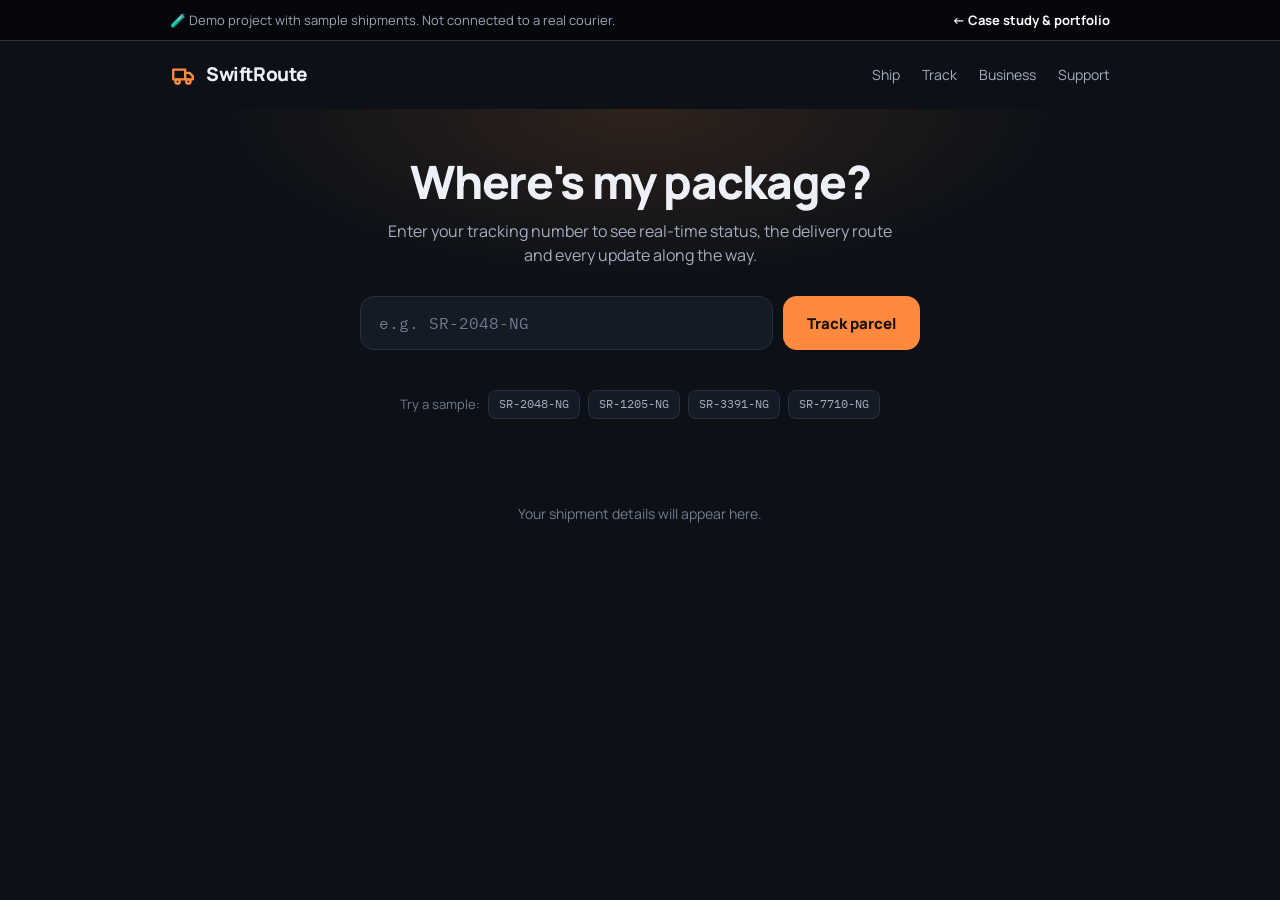
<file: demos/tracking/index.html>
<!doctype html>
<html lang="en">
<head>
  <meta charset="utf-8" />
  <meta name="viewport" content="width=device-width, initial-scale=1" />
  <title>SwiftRoute Tracking — Demo by Emediong Ndong Odiong</title>
  <meta name="description" content="A working shipment tracking demo with a delivery timeline and route progress. Built by Emediong Ndong Odiong." />
  <meta name="robots" content="noindex" />
  <link rel="icon" href="../../assets/img/favicon.svg" type="image/svg+xml" />
  <link rel="preconnect" href="https://fonts.googleapis.com" />
  <link rel="preconnect" href="https://fonts.gstatic.com" crossorigin />
  <link rel="stylesheet" href="https://fonts.googleapis.com/css2?family=Manrope:wght@400;500;600;700;800&family=IBM+Plex+Mono:wght@500&display=swap" />
  <style>
    :root { --bg: #0d1117; --surface: #151b24; --surface-2: #1c2430; --line: #263041; --ink: #edf1f7; --ink-2: #a3aec0; --ink-3: #6f7b8f; --brand: #ff8a3d; --brand-2: #ffa766; --ok: #3ccf91; --warn: #f5b942; --info: #5aa9ff; }
    * { box-sizing: border-box; }
    body { margin: 0; font-family: Manrope, system-ui, sans-serif; background: var(--bg); color: var(--ink); line-height: 1.55; -webkit-font-smoothing: antialiased; }
    button, input { font: inherit; color: inherit; }
    button { cursor: pointer; }
    :focus-visible { outline: 2px solid var(--brand); outline-offset: 2px; border-radius: 8px; }
    .mono { font-family: "IBM Plex Mono", ui-monospace, monospace; }
    .wrap { max-width: 980px; margin: 0 auto; padding: 0 20px; }
    .demo-bar { background: #05070a; color: #9aa6b8; font-size: 13px; border-bottom: 1px solid var(--line); }
    .demo-bar .wrap { display: flex; justify-content: space-between; gap: 12px; flex-wrap: wrap; align-items: center; min-height: 40px; padding-block: 6px; }
    .demo-bar a { color: #fff; font-weight: 700; text-decoration: none; }
    .demo-bar a:hover { text-decoration: underline; }
    header .wrap { display: flex; align-items: center; justify-content: space-between; height: 68px; }
    .logo { display: flex; align-items: center; gap: 10px; font-weight: 800; font-size: 19px; letter-spacing: -0.02em; }
    .logo svg { color: var(--brand); }
    header nav { display: flex; gap: 22px; font-size: 14px; color: var(--ink-2); }
    .hero { padding: 48px 0 28px; text-align: center; background: radial-gradient(600px 240px at 50% 0, rgba(255, 138, 61, 0.14), transparent 70%); }
    h1 { font-size: clamp(30px, 5vw, 46px); line-height: 1.08; margin: 0; letter-spacing: -0.03em; font-weight: 800; }
    .hero p { color: var(--ink-2); margin: 12px auto 0; max-width: 520px; }
    form { display: flex; gap: 10px; max-width: 560px; margin: 28px auto 0; }
    .input { flex: 1; height: 54px; border-radius: 14px; border: 1.5px solid var(--line); background: var(--surface); padding: 0 18px; font-size: 16px; text-transform: uppercase; letter-spacing: 0.04em; }
    .input::placeholder { text-transform: none; letter-spacing: 0; color: var(--ink-3); }
    .input:focus { outline: none; border-color: var(--brand); box-shadow: 0 0 0 4px rgba(255, 138, 61, 0.15); }
    .input[aria-invalid="true"] { border-color: #ff6b6b; }
    .go { height: 54px; padding: 0 24px; border-radius: 14px; border: 0; background: var(--brand); color: #1a0f05; font-weight: 800; font-size: 15px; }
    .go:hover { background: var(--brand-2); }
    .samples { margin-top: 14px; font-size: 13px; color: var(--ink-3); display: flex; flex-wrap: wrap; justify-content: center; gap: 8px; align-items: center; }
    .samples button { border: 1px solid var(--line); background: var(--surface); border-radius: 8px; padding: 4px 10px; color: var(--ink-2); font-size: 12px; }
    .samples button:hover { border-color: var(--brand); color: var(--ink); }
    .err { color: #ff8f8f; font-size: 14px; margin-top: 12px; min-height: 1em; }
    #result { padding: 12px 0 64px; }
    .card { background: var(--surface); border: 1px solid var(--line); border-radius: 20px; padding: 24px; }
    .card + .card { margin-top: 16px; }
    .top { display: flex; flex-wrap: wrap; justify-content: space-between; gap: 16px; align-items: flex-start; }
    .label { font-size: 12px; color: var(--ink-3); text-transform: uppercase; letter-spacing: 0.08em; font-weight: 700; }
    .tn { font-size: 20px; margin-top: 2px; }
    .pill { display: inline-flex; align-items: center; gap: 8px; padding: 6px 12px; border-radius: 999px; font-weight: 700; font-size: 14px; border: 1px solid; }
    .pill svg { width: 16px; height: 16px; }
    .pill.transit { color: var(--info); border-color: rgba(90, 169, 255, 0.4); background: rgba(90, 169, 255, 0.1); }
    .pill.out { color: var(--brand); border-color: rgba(255, 138, 61, 0.4); background: rgba(255, 138, 61, 0.1); }
    .pill.delivered { color: var(--ok); border-color: rgba(60, 207, 145, 0.4); background: rgba(60, 207, 145, 0.1); }
    .pill.delayed { color: var(--warn); border-color: rgba(245, 185, 66, 0.4); background: rgba(245, 185, 66, 0.1); }
    .eta { margin-top: 18px; font-size: 15px; color: var(--ink-2); }
    .eta strong { color: var(--ink); font-size: 22px; display: block; letter-spacing: -0.01em; }
    .route { display: flex; justify-content: space-between; align-items: center; margin-top: 26px; gap: 12px; }
    .route div:last-child { text-align: right; }
    .route strong { display: block; font-size: 17px; }
    .route small { color: var(--ink-3); }
    .track { position: relative; height: 8px; border-radius: 99px; background: var(--surface-2); margin: 18px 0 10px; }
    .track .fill { position: absolute; inset: 0 auto 0 0; border-radius: inherit; background: linear-gradient(90deg, var(--brand), var(--brand-2)); transition: width 1s cubic-bezier(.22,1,.36,1); }
    .track .truck { position: absolute; top: 50%; transform: translate(-50%, -50%); width: 34px; height: 34px; border-radius: 50%; background: var(--brand); color: #1a0f05; display: grid; place-items: center; box-shadow: 0 0 0 5px rgba(255, 138, 61, 0.2); transition: left 1s cubic-bezier(.22,1,.36,1); }
    .stages { display: grid; grid-template-columns: repeat(5, 1fr); gap: 6px; font-size: 12px; color: var(--ink-3); margin-top: 14px; }
    .stages span { text-align: center; }
    .stages span.on { color: var(--ink); font-weight: 700; }
    .grid2 { display: grid; grid-template-columns: 1.3fr 1fr; gap: 16px; margin-top: 16px; }
    h2 { font-size: 17px; margin: 0 0 18px; }
    .tl { list-style: none; margin: 0; padding: 0; }
    .tl li { position: relative; padding: 0 0 22px 30px; }
    .tl li::before { content: ""; position: absolute; left: 6px; top: 8px; bottom: -6px; width: 2px; background: var(--line); }
    .tl li:last-child::before { display: none; }
    .tl li::after { content: ""; position: absolute; left: 0; top: 4px; width: 14px; height: 14px; border-radius: 50%; background: var(--surface-2); border: 2px solid var(--line); }
    .tl li.latest::after { background: var(--brand); border-color: var(--brand); box-shadow: 0 0 0 5px rgba(255, 138, 61, 0.18); }
    .tl li.warn::after { background: var(--warn); border-color: var(--warn); }
    .tl strong { display: block; font-size: 15px; }
    .tl span { font-size: 13px; color: var(--ink-2); }
    .tl time { display: block; font-size: 12px; color: var(--ink-3); margin-top: 2px; }
    dl { margin: 0; display: grid; gap: 14px; }
    dt { font-size: 12px; color: var(--ink-3); }
    dd { margin: 2px 0 0; font-weight: 600; }
    .share { margin-top: 18px; width: 100%; height: 44px; border-radius: 12px; border: 1px solid var(--line); background: var(--surface-2); font-weight: 700; }
    .share:hover { border-color: var(--brand); }
    .notice { display: flex; gap: 10px; padding: 14px 16px; border-radius: 14px; background: rgba(245, 185, 66, 0.08); border: 1px solid rgba(245, 185, 66, 0.3); color: #f3d79d; font-size: 14px; margin-top: 18px; }
    .empty { text-align: center; color: var(--ink-3); padding: 30px 0 70px; font-size: 14px; }
    @media (max-width: 720px) {
      header nav { display: none; }
      form { flex-direction: column; }
      .grid2 { grid-template-columns: 1fr; }
      .stages { font-size: 10px; }
    }
    @media (prefers-reduced-motion: reduce) { * { transition: none !important; } }
  </style>
</head>
<body>
  <div class="demo-bar"><div class="wrap"><span>🧪 Demo project with sample shipments. Not connected to a real courier.</span><a href="../../project.html?p=logistics-tracking-platform">← Case study &amp; portfolio</a></div></div>
  <header>
    <div class="wrap">
      <div class="logo"><svg width="26" height="26" viewBox="0 0 24 24" fill="none" stroke="currentColor" stroke-width="2.2" stroke-linecap="round" stroke-linejoin="round" aria-hidden="true"><path d="M3 7h11v9H3zM14 10h4l3 3v3h-7z"/><circle cx="7" cy="18" r="2"/><circle cx="17" cy="18" r="2"/></svg>SwiftRoute</div>
      <nav aria-label="Demo navigation (decorative)"><span>Ship</span><span>Track</span><span>Business</span><span>Support</span></nav>
    </div>
  </header>
  <main>
    <section class="hero">
      <div class="wrap">
        <h1>Where's my package?</h1>
        <p>Enter your tracking number to see real-time status, the delivery route and every update along the way.</p>
        <form id="f" novalidate>
          <label for="tn" class="mono" style="position:absolute;left:-9999px">Tracking number</label>
          <input class="input mono" id="tn" name="tn" placeholder="e.g. SR-2048-NG" autocomplete="off" aria-describedby="err" />
          <button class="go" type="submit">Track parcel</button>
        </form>
        <p class="err" id="err" role="alert"></p>
        <div class="samples"><span>Try a sample:</span></div>
      </div>
    </section>
    <section id="result" class="wrap" aria-live="polite"><p class="empty">Your shipment details will appear here.</p></section>
  </main>

  <script>
  (function () {
    "use strict";
    const STAGES = ["Picked up", "In transit", "At hub", "Out for delivery", "Delivered"];
    const day = (offset, h, m) => { const d = new Date(); d.setDate(d.getDate() + offset); d.setHours(h, m || 0, 0, 0); return d; };
    const SHIPMENTS = {
      "SR-2048-NG": { status: "transit", stage: 1, from: "Lagos", fromHub: "Ikeja Hub", to: "Uyo", toHub: "Uyo Central", service: "Standard", weight: "2.4 kg", items: 1, eta: day(2, 17),
        events: [[day(0, 6, 40), "In transit", "Departed Ore checkpoint on the way to Benin City hub"], [day(-1, 21, 15), "Departed facility", "Left Ikeja Hub, Lagos"], [day(-1, 15, 2), "Processed", "Sorted at Ikeja Hub, Lagos"], [day(-1, 11, 30), "Picked up", "Collected from sender in Victoria Island, Lagos"]] },
      "SR-1205-NG": { status: "out", stage: 3, from: "Abuja", fromHub: "Garki Hub", to: "Port Harcourt", toHub: "Trans-Amadi Hub", service: "Express", weight: "0.8 kg", items: 1, eta: day(0, 18),
        events: [[day(0, 8, 5), "Out for delivery", "With courier, arriving today before 6:00 pm"], [day(0, 6, 20), "Arrived at hub", "Trans-Amadi Hub, Port Harcourt"], [day(-1, 19, 0), "In transit", "Departed Garki Hub, Abuja"], [day(-1, 13, 40), "Picked up", "Collected from sender in Wuse II, Abuja"]] },
      "SR-3391-NG": { status: "delivered", stage: 4, from: "Enugu", fromHub: "Enugu Hub", to: "Uyo", toHub: "Uyo Central", service: "Standard", weight: "5.1 kg", items: 2, eta: day(-1, 14, 22), signedBy: "E. Bassey",
        events: [[day(-1, 14, 22), "Delivered", "Signed for by E. Bassey"], [day(-1, 9, 10), "Out for delivery", "With courier in Uyo"], [day(-2, 18, 45), "Arrived at hub", "Uyo Central"], [day(-3, 10, 0), "In transit", "Departed Enugu Hub"], [day(-4, 16, 30), "Picked up", "Collected from sender in Enugu"]] },
      "SR-7710-NG": { status: "delayed", stage: 2, from: "Kano", fromHub: "Kano Hub", to: "Lagos", toHub: "Ikeja Hub", service: "Standard", weight: "12.0 kg", items: 3, eta: day(3, 17),
        delay: "Heavy rainfall has slowed road transport between Lokoja and Lagos. Your new estimated delivery date is shown above.",
        events: [[day(0, 7, 30), "Delayed", "Weather delay at Lokoja transfer point", true], [day(-1, 12, 0), "Arrived at hub", "Lokoja transfer point"], [day(-2, 20, 10), "In transit", "Departed Kano Hub"], [day(-3, 9, 50), "Picked up", "Collected from sender in Kano"]] },
    };
    const PILL = {
      transit: ["In transit", '<path d="M3 7h11v9H3zM14 10h4l3 3v3h-7z"/>'],
      out: ["Out for delivery", '<circle cx="12" cy="10" r="3"/><path d="M12 21s-7-6-7-11a7 7 0 0 1 14 0c0 5-7 11-7 11z"/>'],
      delivered: ["Delivered", '<path d="M20 6 9 17l-5-5"/>'],
      delayed: ["Delayed", '<path d="M12 9v4M12 17h.01"/><path d="M10.3 3.9 1.8 18a2 2 0 0 0 1.7 3h17a2 2 0 0 0 1.7-3L13.7 3.9a2 2 0 0 0-3.4 0z"/>'],
    };
    const $ = (s) => document.querySelector(s);
    const svg = (p) => '<svg viewBox="0 0 24 24" fill="none" stroke="currentColor" stroke-width="2.2" stroke-linecap="round" stroke-linejoin="round" aria-hidden="true">' + p + "</svg>";
    const fdate = (d) => d.toLocaleDateString("en-GB", { weekday: "short", day: "numeric", month: "short" });
    const ftime = (d) => d.toLocaleTimeString("en-GB", { hour: "2-digit", minute: "2-digit" });
    const FORMAT = /^SR-\d{4}-NG$/;

    $(".samples").insertAdjacentHTML("beforeend", Object.keys(SHIPMENTS).map((k) => '<button type="button" class="mono" data-id="' + k + '">' + k + "</button>").join(""));
    $(".samples").addEventListener("click", (e) => { const b = e.target.closest("[data-id]"); if (b) { $("#tn").value = b.dataset.id; track(b.dataset.id); } });

    function track(raw) {
      const id = raw.trim().toUpperCase().replace(/\s+/g, "");
      const input = $("#tn"), err = $("#err");
      input.setAttribute("aria-invalid", "false"); err.textContent = "";
      if (!id) { input.setAttribute("aria-invalid", "true"); err.textContent = "Please enter a tracking number."; input.focus(); return; }
      if (!FORMAT.test(id)) { input.setAttribute("aria-invalid", "true"); err.textContent = "Tracking numbers look like SR-1234-NG. Please check and try again."; input.focus(); return; }
      const s = SHIPMENTS[id];
      if (!s) { input.setAttribute("aria-invalid", "true"); err.textContent = "We couldn't find shipment " + id + ". Try one of the samples below."; $("#result").innerHTML = '<p class="empty">No shipment found.</p>'; return; }
      history.replaceState(null, "", "?id=" + id);
      render(id, s);
    }

    function render(id, s) {
      const pct = (s.stage / (STAGES.length - 1)) * 100;
      const [label, icon] = PILL[s.status];
      $("#result").innerHTML =
        '<div class="card"><div class="top"><div><div class="label">Tracking number</div><div class="tn mono">' + id + '</div></div><span class="pill ' + s.status + '">' + svg(icon) + label + "</span></div>" +
        '<div class="eta">' + (s.status === "delivered" ? "Delivered on" : s.status === "delayed" ? "New estimated delivery" : "Estimated delivery") + "<strong>" + fdate(s.eta) + (s.status === "delivered" ? " at " + ftime(s.eta) : ", by " + ftime(s.eta)) + "</strong></div>" +
        '<div class="route"><div><small>From</small><strong>' + s.from + "</strong><small>" + s.fromHub + "</small></div><div><small>To</small><strong>" + s.to + "</strong><small>" + s.toHub + "</small></div></div>" +
        '<div class="track" role="progressbar" aria-label="Delivery progress" aria-valuemin="0" aria-valuemax="100" aria-valuenow="' + Math.round(pct) + '" aria-valuetext="' + STAGES[s.stage] + '"><div class="fill" style="width:0"></div><div class="truck" style="left:0">' + svg('<path d="M3 7h11v9H3zM14 10h4l3 3v3h-7z"/>').replace("<svg", '<svg width="16" height="16"') + "</div></div>" +
        '<div class="stages">' + STAGES.map((n, i) => '<span class="' + (i <= s.stage ? "on" : "") + '">' + (i <= s.stage ? "✓ " : "") + n + "</span>").join("") + "</div>" +
        (s.delay ? '<div class="notice">' + svg(PILL.delayed[1]).replace("<svg", '<svg width="18" height="18" style="flex:none;margin-top:2px"') + "<span>" + s.delay + "</span></div>" : "") +
        "</div>" +
        '<div class="grid2"><div class="card" style="margin:0"><h2>Shipment history</h2><ol class="tl">' +
          s.events.map((e, i) => '<li class="' + (i === 0 ? (e[3] ? "warn" : "latest") : "") + '"><strong>' + e[1] + "</strong><span>" + e[2] + "</span><time datetime=\"" + e[0].toISOString() + '">' + fdate(e[0]) + " · " + ftime(e[0]) + "</time></li>").join("") +
        '</ol></div><div class="card" style="margin:0"><h2>Details</h2><dl>' +
          "<div><dt>Service</dt><dd>" + s.service + "</dd></div><div><dt>Weight</dt><dd>" + s.weight + "</dd></div><div><dt>Pieces</dt><dd>" + s.items + "</dd></div>" +
          (s.signedBy ? "<div><dt>Signed by</dt><dd>" + s.signedBy + "</dd></div>" : "") +
        '</dl><button class="share" id="share" type="button">Copy tracking link</button></div></div>';
      requestAnimationFrame(() => requestAnimationFrame(() => {
        $(".fill").style.width = pct + "%";
        $(".truck").style.left = pct + "%";
      }));
      $("#share").onclick = async () => {
        const url = location.href;
        try { await navigator.clipboard.writeText(url); $("#share").textContent = "Link copied ✓"; }
        catch (e) { $("#share").textContent = url; }
        setTimeout(() => { const b = $("#share"); if (b) b.textContent = "Copy tracking link"; }, 2000);
      };
    }

    $("#f").addEventListener("submit", (e) => { e.preventDefault(); track($("#tn").value); });
    const initial = new URLSearchParams(location.search).get("id");
    if (initial) { $("#tn").value = initial; track(initial); }
  })();
  </script>
</body>
</html>
</file>
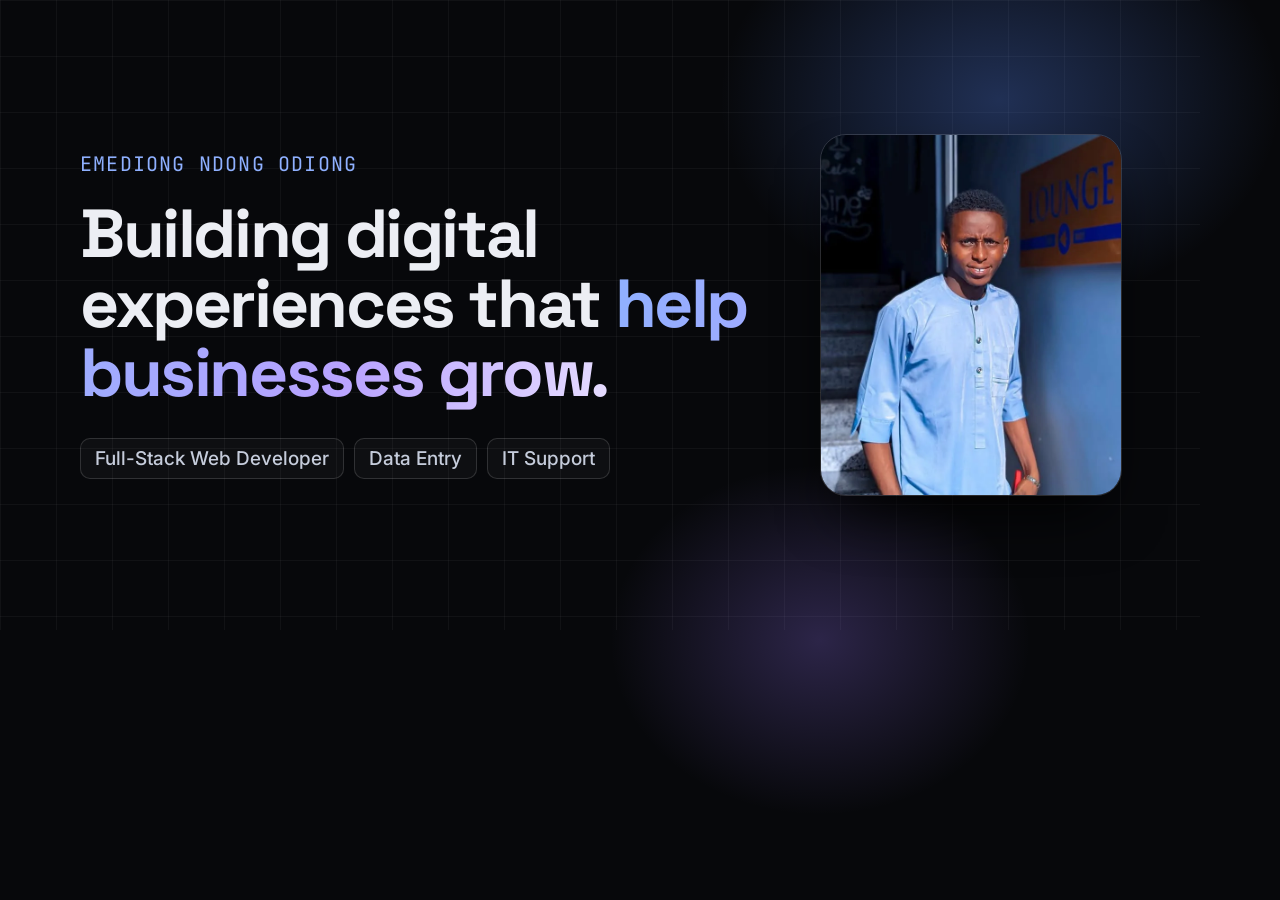
<file: tools/og-image.html>
<!doctype html>
<html lang="en">
<head>
<meta charset="utf-8" />
<title>OG image template</title>
<!-- Rendered to assets/img/og-image.png (1200×630) by tools/capture_screenshots.py -->
<link rel="stylesheet" href="https://fonts.googleapis.com/css2?family=Inter:wght@400;500;600&family=JetBrains+Mono:wght@500&family=Space+Grotesk:wght@600;700&display=swap" />
<style>
  html, body { margin: 0; width: 1200px; height: 630px; }
  body { background: #07080b; color: #eceef4; font-family: Inter, sans-serif; position: relative; overflow: hidden; }
  .grid { position: absolute; inset: 0; background-image: linear-gradient(rgba(255,255,255,.04) 1px, transparent 1px), linear-gradient(90deg, rgba(255,255,255,.04) 1px, transparent 1px); background-size: 56px 56px; }
  .glow { position: absolute; width: 800px; height: 600px; right: -200px; top: -200px; background: radial-gradient(closest-side, rgba(91,140,255,.3), transparent 70%); }
  .glow2 { position: absolute; width: 600px; height: 500px; right: 80px; bottom: -260px; background: radial-gradient(closest-side, rgba(155,123,255,.25), transparent 70%); }
  .wrap { position: absolute; inset: 0; padding: 72px 80px; display: grid; grid-template-columns: 1fr 300px; gap: 56px; align-items: center; }
  .mono { font-family: "JetBrains Mono", monospace; color: #8fb0ff; font-size: 20px; letter-spacing: .06em; }
  h1 { font-family: "Space Grotesk", sans-serif; font-size: 68px; line-height: 1.02; letter-spacing: -0.035em; margin: 22px 0 0; font-weight: 700; }
  h1 span { background: linear-gradient(100deg, #8fb0ff, #b9a3ff 60%, #e6dcff); -webkit-background-clip: text; color: transparent; }
  .roles { margin-top: 30px; display: flex; gap: 10px; flex-wrap: wrap; }
  .roles b { font-weight: 500; font-size: 19px; color: #c5ccdb; border: 1px solid rgba(255,255,255,.14); padding: 8px 14px; border-radius: 10px; background: rgba(255,255,255,.03); }
  .photo { width: 300px; height: 360px; border-radius: 26px; overflow: hidden; border: 1px solid rgba(255,255,255,.14); box-shadow: 0 30px 60px -20px #000; }
  .photo img { width: 100%; height: 100%; object-fit: cover; object-position: 50% 22%; }
</style>
</head>
<body>
  <div class="grid"></div><div class="glow"></div><div class="glow2"></div>
  <div class="wrap">
    <div>
      <div class="mono">EMEDIONG NDONG ODIONG</div>
      <h1>Building digital experiences that <span>help businesses grow.</span></h1>
      <div class="roles"><b>Full-Stack Web Developer</b><b>Data Entry</b><b>IT Support</b></div>
    </div>
    <div class="photo"><img src="../assets/img/profile.webp" alt="" /></div>
  </div>
</body>
</html>
</file>
<file: assets/css/styles.css>
/* =====================================================================
   Emediong Ndong Odiong — Portfolio styles
   Dark by default; light theme via <html data-theme="light">
   ===================================================================== */

/* ---------- Design tokens ---------- */
:root {
  --bg: #07080b;
  --bg-soft: #0b0d12;
  --surface: #10131a;
  --surface-2: #161a23;
  --surface-3: #1d2230;
  --border: rgba(255, 255, 255, 0.075);
  --border-strong: rgba(255, 255, 255, 0.14);
  --text: #eceef4;
  --text-2: #a7afc0;
  --text-3: #727b8f;
  --accent: #5b8cff;
  --accent-strong: #3f74ff;
  --accent-2: #9b7bff;
  --accent-soft: rgba(91, 140, 255, 0.12);
  --accent-ink: #ffffff;
  --success: #34d399;
  --warning: #fbbf24;
  --danger: #f87171;
  --grad: linear-gradient(135deg, #5b8cff 0%, #9b7bff 100%);
  --grad-text: linear-gradient(100deg, #8fb0ff 0%, #b9a3ff 60%, #e6dcff 100%);
  --shadow-sm: 0 1px 2px rgba(0, 0, 0, 0.4);
  --shadow: 0 10px 30px -12px rgba(0, 0, 0, 0.6);
  --shadow-lg: 0 30px 60px -20px rgba(0, 0, 0, 0.7);
  --grid-line: rgba(255, 255, 255, 0.035);
  --code-bg: #0c0f15;

  --font-sans: "Inter", ui-sans-serif, system-ui, -apple-system, "Segoe UI", Roboto, sans-serif;
  --font-display: "Space Grotesk", var(--font-sans);
  --font-mono: "JetBrains Mono", ui-monospace, SFMono-Regular, Menlo, Consolas, monospace;

  --radius-sm: 8px;
  --radius: 14px;
  --radius-lg: 20px;
  --container: 1180px;
  --gutter: clamp(16px, 4vw, 32px);
  --header-h: 68px;
  --ease: cubic-bezier(0.22, 1, 0.36, 1);
  color-scheme: dark;
}

:root[data-theme="light"] {
  --bg: #f6f7fb;
  --bg-soft: #eef0f6;
  --surface: #ffffff;
  --surface-2: #f3f5fa;
  --surface-3: #e8ebf3;
  --border: rgba(15, 23, 42, 0.09);
  --border-strong: rgba(15, 23, 42, 0.16);
  --text: #0c1222;
  --text-2: #475069;
  --text-3: #6b7489;
  --accent: #2f62ea;
  --accent-strong: #2453d6;
  --accent-2: #6d45e6;
  --accent-soft: rgba(47, 98, 234, 0.09);
  --success: #0f9f6e;
  --warning: #b7791f;
  --danger: #d33c3c;
  --grad: linear-gradient(135deg, #2f62ea 0%, #6d45e6 100%);
  --grad-text: linear-gradient(100deg, #2453d6 0%, #6d45e6 70%, #8b5cf6 100%);
  --shadow-sm: 0 1px 2px rgba(15, 23, 42, 0.06);
  --shadow: 0 12px 30px -14px rgba(15, 23, 42, 0.18);
  --shadow-lg: 0 30px 60px -24px rgba(15, 23, 42, 0.25);
  --grid-line: rgba(15, 23, 42, 0.045);
  --code-bg: #0e1220;
  color-scheme: light;
}

/* ---------- Base ---------- */
*,
*::before,
*::after { box-sizing: border-box; }

[hidden] { display: none !important; }

html {
  -webkit-text-size-adjust: 100%;
  scroll-behavior: smooth;
  scroll-padding-top: calc(var(--header-h) + 12px);
}

body {
  margin: 0;
  background: var(--bg);
  color: var(--text);
  font-family: var(--font-sans);
  font-size: 16px;
  line-height: 1.65;
  -webkit-font-smoothing: antialiased;
  -moz-osx-font-smoothing: grayscale;
  text-rendering: optimizeLegibility;
  overflow-x: hidden;
}

img, svg { display: block; max-width: 100%; }
img { height: auto; }
a { color: inherit; text-decoration: none; }
button, input, select, textarea { font: inherit; color: inherit; }
button { cursor: pointer; }
h1, h2, h3, h4 { font-family: var(--font-display); line-height: 1.15; margin: 0; letter-spacing: -0.02em; font-weight: 600; }
p { margin: 0; }
ul { margin: 0; padding: 0; list-style: none; }
::selection { background: rgba(91, 140, 255, 0.35); color: var(--text); }

:focus-visible {
  outline: 2px solid var(--accent);
  outline-offset: 3px;
  border-radius: 6px;
}

.icon { width: 1.15em; height: 1.15em; flex: none; }

.sr-only {
  position: absolute !important; width: 1px; height: 1px; padding: 0; margin: -1px;
  overflow: hidden; clip: rect(0, 0, 0, 0); white-space: nowrap; border: 0;
}

.skip-link {
  position: fixed; left: 16px; top: -60px; z-index: 200;
  background: var(--accent); color: #fff; padding: 10px 16px; border-radius: 10px; font-weight: 600;
  transition: top 0.2s;
}
.skip-link:focus { top: 12px; }

.container { width: 100%; max-width: var(--container); margin-inline: auto; padding-inline: var(--gutter); }

/* ---------- Buttons ---------- */
.btn {
  --btn-bg: var(--surface-2);
  --btn-fg: var(--text);
  --btn-border: var(--border-strong);
  display: inline-flex; align-items: center; justify-content: center; gap: 0.55em;
  min-height: 46px; padding: 0 20px;
  background: var(--btn-bg); color: var(--btn-fg);
  border: 1px solid var(--btn-border); border-radius: 12px;
  font-weight: 600; font-size: 0.95rem; letter-spacing: -0.005em; line-height: 1;
  white-space: nowrap;
  transition: transform 0.2s var(--ease), background-color 0.2s, border-color 0.2s, box-shadow 0.2s, color 0.2s;
}
.btn:hover { transform: translateY(-1px); border-color: var(--text-3); }
.btn:active { transform: translateY(0); }
.btn .icon { transition: transform 0.2s var(--ease); }
.btn:hover .icon-shift { transform: translateX(3px); }

.btn-primary {
  --btn-bg: var(--accent-strong); --btn-fg: #fff; --btn-border: transparent;
  background: var(--grad);
  box-shadow: 0 8px 24px -10px rgba(63, 116, 255, 0.65), inset 0 1px 0 rgba(255, 255, 255, 0.18);
}
.btn-primary:hover { box-shadow: 0 12px 30px -10px rgba(63, 116, 255, 0.75), inset 0 1px 0 rgba(255, 255, 255, 0.22); border-color: transparent; }
.btn-ghost { --btn-bg: transparent; }
.btn-ghost:hover { --btn-bg: var(--surface-2); }
.btn-whatsapp { --btn-bg: rgba(37, 211, 102, 0.1); --btn-border: rgba(37, 211, 102, 0.35); --btn-fg: #4ee08a; }
.btn-whatsapp:hover { --btn-bg: rgba(37, 211, 102, 0.16); border-color: rgba(37, 211, 102, 0.6); }
:root[data-theme="light"] .btn-whatsapp { --btn-fg: #0f7a3d; --btn-bg: rgba(37, 211, 102, 0.1); }
.btn-sm { min-height: 38px; padding: 0 14px; font-size: 0.875rem; border-radius: 10px; }
.btn-block { width: 100%; }
.btn[disabled], .btn[aria-disabled="true"] { opacity: 0.55; cursor: not-allowed; transform: none; }

.icon-btn {
  display: inline-grid; place-items: center; width: 40px; height: 40px;
  border-radius: 10px; border: 1px solid var(--border); background: transparent; color: var(--text-2);
  transition: background-color 0.2s, color 0.2s, border-color 0.2s;
}
.icon-btn:hover { background: var(--surface-2); color: var(--text); border-color: var(--border-strong); }

.link-arrow { display: inline-flex; align-items: center; gap: 6px; color: var(--accent); font-weight: 600; font-size: 0.92rem; }
.link-arrow .icon { transition: transform 0.2s var(--ease); }
.link-arrow:hover .icon { transform: translateX(3px); }

/* ---------- Header / navigation ---------- */
.site-header {
  position: sticky; top: 0; z-index: 100;
  height: var(--header-h);
  background: color-mix(in srgb, var(--bg) 72%, transparent);
  backdrop-filter: saturate(160%) blur(14px);
  -webkit-backdrop-filter: saturate(160%) blur(14px);
  border-bottom: 1px solid transparent;
  transition: border-color 0.3s, background-color 0.3s;
}
.site-header.is-scrolled { border-bottom-color: var(--border); }
.nav { display: flex; align-items: center; justify-content: space-between; height: 100%; gap: 16px; }

.brand { display: inline-flex; align-items: center; gap: 10px; font-family: var(--font-display); font-weight: 600; letter-spacing: -0.01em; }
.brand-mark {
  display: grid; place-items: center; width: 34px; height: 34px; border-radius: 10px;
  background: var(--grad); color: #fff; font-size: 0.85rem; font-weight: 700; letter-spacing: 0.02em;
  box-shadow: inset 0 1px 0 rgba(255, 255, 255, 0.25);
}
.brand-name { font-size: 1rem; }
.brand-name span { color: var(--text-3); font-weight: 500; }

.nav-links { display: flex; align-items: center; gap: 2px; }
.nav-links a {
  position: relative; padding: 8px 12px; border-radius: 8px;
  font-size: 0.9rem; font-weight: 500; color: var(--text-2);
  transition: color 0.2s, background-color 0.2s;
}
.nav-links a:hover { color: var(--text); background: var(--surface-2); }
.nav-links a.is-active { color: var(--text); }
.nav-links a.is-active::after {
  content: ""; position: absolute; left: 12px; right: 12px; bottom: 2px; height: 2px; border-radius: 2px; background: var(--grad);
}
.nav-actions { display: flex; align-items: center; gap: 8px; }
.theme-toggle .icon-sun { display: none; }
:root[data-theme="light"] .theme-toggle .icon-sun { display: block; }
:root[data-theme="light"] .theme-toggle .icon-moon { display: none; }
.menu-toggle { display: none; }

.mobile-menu {
  position: fixed; inset: var(--header-h) 0 0 0; z-index: 99;
  background: var(--bg);
  padding: 24px var(--gutter) 40px;
  display: flex; flex-direction: column; gap: 4px;
  overflow-y: auto;
  opacity: 0; visibility: hidden; transform: translateY(-8px);
  transition: opacity 0.25s var(--ease), transform 0.25s var(--ease), visibility 0.25s;
}
.mobile-menu[hidden] { display: none; }
.mobile-menu.is-open { opacity: 1; visibility: visible; transform: none; }
.mobile-menu a.mobile-link {
  display: flex; align-items: center; justify-content: space-between;
  padding: 16px 4px; border-bottom: 1px solid var(--border);
  font-family: var(--font-display); font-size: 1.35rem; font-weight: 500;
}
.mobile-menu a.mobile-link .icon { color: var(--text-3); }
.mobile-menu .mobile-cta { margin-top: 24px; display: grid; gap: 10px; }

@media (max-width: 960px) {
  .nav-links, .nav-actions .nav-cta { display: none; }
  .menu-toggle { display: inline-grid; }
}

/* ---------- Sections ---------- */
section { position: relative; }
.section { padding-block: clamp(72px, 10vw, 128px); }
.section-alt { background: var(--bg-soft); border-block: 1px solid var(--border); }
.section-head { max-width: 720px; margin-bottom: clamp(36px, 5vw, 56px); }
.section-head.center { margin-inline: auto; text-align: center; }
.eyebrow {
  display: inline-flex; align-items: center; gap: 10px;
  font-family: var(--font-mono); font-size: 0.78rem; font-weight: 500; letter-spacing: 0.08em; text-transform: uppercase;
  color: var(--accent);
  margin-bottom: 14px;
}
.eyebrow::before { content: ""; width: 22px; height: 1px; background: currentColor; opacity: 0.7; }
.section-title { font-size: clamp(1.9rem, 4vw, 2.75rem); }
.section-lead { margin-top: 16px; color: var(--text-2); font-size: clamp(1rem, 1.4vw, 1.1rem); }
.grad-text { background: var(--grad-text); -webkit-background-clip: text; background-clip: text; color: transparent; }

/* ---------- Hero ---------- */
.hero { padding-block: clamp(48px, 8vw, 96px) clamp(64px, 9vw, 112px); overflow: hidden; }
.hero-bg { position: absolute; inset: 0; pointer-events: none; z-index: -1; }
.hero-bg::before {
  content: ""; position: absolute; inset: 0;
  background-image:
    linear-gradient(var(--grid-line) 1px, transparent 1px),
    linear-gradient(90deg, var(--grid-line) 1px, transparent 1px);
  background-size: 56px 56px;
  mask-image: radial-gradient(ellipse 70% 60% at 50% 30%, #000 30%, transparent 75%);
  -webkit-mask-image: radial-gradient(ellipse 70% 60% at 50% 30%, #000 30%, transparent 75%);
}
.hero-bg::after {
  content: ""; position: absolute; width: 720px; height: 520px; right: -160px; top: -120px;
  background: radial-gradient(closest-side, rgba(91, 140, 255, 0.18), transparent 70%),
              radial-gradient(closest-side at 30% 70%, rgba(155, 123, 255, 0.14), transparent 70%);
  filter: blur(10px);
}
.hero-grid { display: grid; grid-template-columns: minmax(0, 1.18fr) minmax(0, 0.82fr); gap: clamp(32px, 5vw, 64px); align-items: center; }

.availability {
  display: inline-flex; align-items: center; gap: 10px;
  padding: 6px 14px 6px 10px; border-radius: 999px;
  border: 1px solid var(--border-strong); background: var(--surface);
  font-size: 0.84rem; color: var(--text-2); font-weight: 500;
}
.status-dot { position: relative; width: 8px; height: 8px; border-radius: 50%; background: var(--success); flex: none; }
.status-dot::after {
  content: ""; position: absolute; inset: -4px; border-radius: 50%; background: inherit; opacity: 0.35;
  animation: pulse 2.2s var(--ease) infinite;
}
.availability[data-status="limited"] .status-dot { background: var(--warning); }
.availability[data-status="unavailable"] .status-dot { background: var(--text-3); }
.availability[data-status="unavailable"] .status-dot::after { display: none; }
@keyframes pulse { 0% { transform: scale(0.6); opacity: 0.5; } 80%, 100% { transform: scale(1.8); opacity: 0; } }

.hero-title { margin-top: 22px; font-size: clamp(2.4rem, 5.6vw, 4.1rem); line-height: 1.04; letter-spacing: -0.035em; font-weight: 600; }
.hero-name { margin-top: 22px; font-family: var(--font-mono); font-size: 0.95rem; color: var(--text-2); }
.hero-name strong { color: var(--text); font-weight: 600; }
.hero-roles { display: flex; flex-wrap: wrap; gap: 8px; margin-top: 14px; }
.role-chip {
  display: inline-flex; align-items: center; gap: 8px;
  padding: 6px 12px; border-radius: 8px; border: 1px solid var(--border); background: var(--surface);
  font-size: 0.85rem; color: var(--text-2); font-weight: 500;
}
.role-chip .icon { color: var(--accent); width: 15px; height: 15px; }
.hero-text { margin-top: 22px; max-width: 580px; color: var(--text-2); font-size: clamp(1rem, 1.5vw, 1.1rem); }
.hero-actions { display: flex; flex-wrap: wrap; gap: 12px; margin-top: 32px; }
.hero-quick { display: flex; flex-wrap: wrap; align-items: center; gap: 6px 18px; margin-top: 22px; font-size: 0.88rem; color: var(--text-3); }
.hero-quick a, .hero-quick button {
  display: inline-flex; align-items: center; gap: 7px; color: var(--text-2); background: none; border: 0; padding: 4px 0;
  transition: color 0.2s;
}
.hero-quick a:hover, .hero-quick button:hover { color: var(--text); }
.hero-quick .icon { width: 16px; height: 16px; }

/* Code window visual */
.code-window {
  position: relative;
  border-radius: var(--radius-lg);
  background: var(--code-bg);
  border: 1px solid rgba(255, 255, 255, 0.09);
  box-shadow: var(--shadow-lg), 0 0 0 1px rgba(91, 140, 255, 0.04);
  overflow: hidden;
  color: #d6dbe7;
}
.code-window::before {
  content: ""; position: absolute; inset: 0; pointer-events: none; border-radius: inherit;
  background: linear-gradient(180deg, rgba(255, 255, 255, 0.04), transparent 30%);
}
.code-bar { display: flex; align-items: center; gap: 8px; padding: 12px 16px; border-bottom: 1px solid rgba(255, 255, 255, 0.07); }
.code-bar i { width: 11px; height: 11px; border-radius: 50%; background: #363c4b; }
.code-bar i:nth-child(1) { background: #ff5f57; } .code-bar i:nth-child(2) { background: #febc2e; } .code-bar i:nth-child(3) { background: #28c840; }
.code-tab { margin-left: 12px; font-family: var(--font-mono); font-size: 0.78rem; color: #8790a3; }
.code-body { display: grid; grid-template-columns: auto 1fr; gap: 0 16px; padding: 18px 20px 22px 14px; font-family: var(--font-mono); font-size: clamp(0.72rem, 1.05vw, 0.8rem); line-height: 1.85; overflow-x: auto; }
.code-lines { color: #4a5266; text-align: right; user-select: none; }
.code-body pre { margin: 0; font: inherit; white-space: pre; }
.tk-k { color: #c69bff; } .tk-v { color: #7fb0ff; } .tk-p { color: #e7eaf2; } .tk-s { color: #8fe3b0; } .tk-c { color: #5d6780; font-style: italic; } .tk-f { color: #ffd479; } .tk-b { color: #ff9d7a; }
.caret { display: inline-block; width: 8px; height: 1.1em; vertical-align: -0.2em; background: #7fb0ff; animation: blink 1.1s steps(1) infinite; }
@keyframes blink { 50% { opacity: 0; } }

.hero-visual { position: relative; }
.float-card {
  position: absolute; display: flex; align-items: center; gap: 12px;
  padding: 12px 16px; border-radius: 14px;
  background: color-mix(in srgb, var(--surface) 88%, transparent);
  backdrop-filter: blur(10px); -webkit-backdrop-filter: blur(10px);
  border: 1px solid var(--border-strong); box-shadow: var(--shadow);
  font-size: 0.85rem;
}
.float-card strong { display: block; font-size: 0.9rem; color: var(--text); }
.float-card span { color: var(--text-3); font-size: 0.78rem; }
.float-icon { display: grid; place-items: center; width: 36px; height: 36px; border-radius: 10px; background: var(--accent-soft); color: var(--accent); }
.float-a { left: -28px; bottom: -30px; animation: floaty 7s ease-in-out infinite; }
.float-b { right: -18px; top: -22px; animation: floaty 8s ease-in-out -2s infinite; }
@keyframes floaty { 0%, 100% { transform: translateY(0); } 50% { transform: translateY(-8px); } }

@media (max-width: 960px) {
  .hero-grid { grid-template-columns: minmax(0, 1fr); }
  .hero-visual { max-width: 600px; }
  .float-a { left: 12px; bottom: -22px; }
  .float-b { right: 12px; }
}
@media (max-width: 520px) {
  .float-card { display: none; }
  .hero-actions .btn { flex: 1 1 100%; }
}

/* ---------- About ---------- */
.about-grid { display: grid; grid-template-columns: minmax(0, 0.8fr) minmax(0, 1.2fr); gap: clamp(32px, 6vw, 80px); align-items: start; }
.portrait-card {
  position: relative; border-radius: var(--radius-lg); overflow: hidden;
  border: 1px solid var(--border-strong); background: var(--surface);
  box-shadow: var(--shadow-lg);
  aspect-ratio: 4 / 5;
}
.portrait-card img { width: 100%; height: 100%; object-fit: cover; object-position: 50% 25%; }
.portrait-card::after { content: ""; position: absolute; inset: 0; background: linear-gradient(180deg, transparent 55%, rgba(7, 8, 11, 0.75)); pointer-events: none; }
.portrait-caption { position: absolute; left: 18px; right: 18px; bottom: 16px; z-index: 1; color: #fff; }
.portrait-caption strong { display: block; font-family: var(--font-display); font-size: 1.1rem; font-weight: 600; }
.portrait-caption span { font-size: 0.85rem; color: rgba(255, 255, 255, 0.78); }
.portrait-fallback { display: grid; place-items: center; width: 100%; height: 100%; background: var(--grad); color: #fff; font-family: var(--font-display); font-size: 5rem; font-weight: 700; }
.portrait-wrap { position: relative; }
.portrait-wrap::before {
  content: ""; position: absolute; inset: 18px -18px -18px 18px; border-radius: var(--radius-lg);
  border: 1px solid var(--border-strong); z-index: -1;
  background: repeating-linear-gradient(135deg, transparent 0 10px, var(--grid-line) 10px 11px);
}
.about-body p + p { margin-top: 16px; }
.about-body > p { color: var(--text-2); font-size: 1.04rem; }
.about-body > p.lead { color: var(--text); font-size: clamp(1.15rem, 1.8vw, 1.32rem); line-height: 1.5; font-family: var(--font-display); font-weight: 500; letter-spacing: -0.01em; }
.highlights { display: grid; grid-template-columns: repeat(3, minmax(0, 1fr)); gap: 14px; margin-top: 32px; }
.highlight { padding: 18px; border-radius: var(--radius); background: var(--surface); border: 1px solid var(--border); }
.highlight h3 { font-size: 0.95rem; margin-bottom: 8px; }
.highlight p { color: var(--text-2); font-size: 0.88rem; line-height: 1.55; }
.about-meta { display: flex; flex-wrap: wrap; gap: 12px; margin-top: 28px; align-items: center; }
.meta-pill { display: inline-flex; align-items: center; gap: 8px; color: var(--text-2); font-size: 0.9rem; }
.meta-pill .icon { color: var(--accent); }

@media (max-width: 900px) {
  .about-grid { grid-template-columns: minmax(0, 1fr); }
  .portrait-wrap { max-width: min(380px, calc(100% - 18px)); }
  .highlights { grid-template-columns: 1fr; }
}

/* ---------- Skills ---------- */
.skills-grid { display: grid; grid-template-columns: repeat(auto-fill, minmax(min(100%, 330px), 1fr)); gap: 16px; }
.skill-card {
  position: relative; padding: 24px; border-radius: var(--radius); background: var(--surface); border: 1px solid var(--border);
  transition: border-color 0.25s, transform 0.25s var(--ease), box-shadow 0.25s;
}
.skill-card:hover { border-color: var(--border-strong); transform: translateY(-2px); box-shadow: var(--shadow); }
.skill-head { display: flex; align-items: center; gap: 12px; margin-bottom: 18px; }
.skill-icon { display: grid; place-items: center; width: 40px; height: 40px; border-radius: 11px; background: var(--accent-soft); color: var(--accent); border: 1px solid color-mix(in srgb, var(--accent) 25%, transparent); }
.skill-head h3 { font-size: 1.02rem; }
.chips { display: flex; flex-wrap: wrap; gap: 8px; }
.chip {
  display: inline-flex; align-items: center; padding: 5px 11px; border-radius: 8px;
  background: var(--surface-2); border: 1px solid var(--border);
  font-size: 0.83rem; color: var(--text-2); font-weight: 500; line-height: 1.4;
}
.chip-sm { padding: 3px 9px; font-size: 0.76rem; border-radius: 6px; }

/* ---------- Experience timeline ---------- */
.timeline { position: relative; display: grid; gap: 20px; max-width: 900px; }
.timeline::before { content: ""; position: absolute; left: 19px; top: 8px; bottom: 8px; width: 1px; background: linear-gradient(var(--accent), var(--border) 40%, var(--border)); }
.tl-item { position: relative; display: grid; grid-template-columns: 40px 1fr; gap: 20px; }
.tl-node { position: relative; z-index: 1; display: grid; place-items: center; width: 40px; height: 40px; border-radius: 12px; background: var(--surface); border: 1px solid var(--border-strong); color: var(--accent); }
.tl-card { padding: 24px; border-radius: var(--radius); background: var(--surface); border: 1px solid var(--border); transition: border-color 0.25s; }
.tl-card:hover { border-color: var(--border-strong); }
.tl-top { display: flex; flex-wrap: wrap; justify-content: space-between; gap: 8px 16px; align-items: baseline; }
.tl-role { font-size: 1.2rem; }
.tl-company { color: var(--accent); font-weight: 600; font-size: 0.95rem; margin-top: 4px; }
.tl-period { font-family: var(--font-mono); font-size: 0.8rem; color: var(--text-3); padding: 4px 10px; border-radius: 6px; border: 1px solid var(--border); }
.tl-points { margin-top: 16px; display: grid; gap: 10px; }
.tl-points li { position: relative; padding-left: 20px; color: var(--text-2); font-size: 0.95rem; }
.tl-points li::before { content: ""; position: absolute; left: 2px; top: 0.7em; width: 6px; height: 6px; border-radius: 2px; background: var(--accent); opacity: 0.8; }
.tl-card .chips { margin-top: 18px; }

/* ---------- Projects ---------- */
.filter-bar { display: flex; flex-wrap: wrap; gap: 8px; margin-bottom: 32px; }
.filter-btn {
  display: inline-flex; align-items: center; gap: 8px;
  padding: 9px 16px; border-radius: 999px; background: var(--surface); border: 1px solid var(--border);
  font-size: 0.88rem; font-weight: 500; color: var(--text-2);
  transition: all 0.2s;
}
.filter-btn:hover { color: var(--text); border-color: var(--border-strong); }
.filter-btn[aria-pressed="true"] { background: var(--text); color: var(--bg); border-color: var(--text); }
.filter-count { font-family: var(--font-mono); font-size: 0.72rem; opacity: 0.6; }

.projects-grid { display: grid; grid-template-columns: repeat(auto-fill, minmax(min(100%, 340px), 1fr)); gap: 20px; }
.project-card {
  position: relative; display: flex; flex-direction: column;
  border-radius: var(--radius-lg); background: var(--surface); border: 1px solid var(--border);
  overflow: hidden;
  transition: transform 0.35s var(--ease), border-color 0.25s, box-shadow 0.35s var(--ease);
}
.project-card:hover { transform: translateY(-4px); border-color: var(--border-strong); box-shadow: var(--shadow-lg); }
.project-card.is-hidden { display: none; }
.project-thumb { position: relative; aspect-ratio: 16 / 10; overflow: hidden; background: var(--surface-2); border-bottom: 1px solid var(--border); }
.project-thumb img { width: 100%; height: 100%; object-fit: cover; object-position: top center; transition: transform 0.6s var(--ease); }
.project-card:hover .project-thumb img { transform: scale(1.035); }
.thumb-label {
  position: absolute; left: 12px; bottom: 12px;
  display: inline-flex; align-items: center; gap: 6px; padding: 4px 9px; border-radius: 6px;
  background: rgba(7, 8, 11, 0.72); color: #dfe4ee; backdrop-filter: blur(6px);
  font-size: 0.7rem; font-weight: 500; letter-spacing: 0.02em;
}
.thumb-label .icon { width: 12px; height: 12px; }
.project-num { position: absolute; right: 12px; top: 12px; font-family: var(--font-mono); font-size: 0.72rem; padding: 3px 8px; border-radius: 6px; background: rgba(7, 8, 11, 0.72); color: #dfe4ee; }
.project-body { display: flex; flex-direction: column; flex: 1; padding: 20px 22px 22px; }
.project-meta { display: flex; align-items: center; justify-content: space-between; gap: 10px; font-size: 0.78rem; margin-bottom: 10px; }
.project-cat { font-family: var(--font-mono); color: var(--text-3); text-transform: uppercase; letter-spacing: 0.06em; }
.status-badge {
  display: inline-flex; align-items: center; gap: 6px; padding: 3px 9px; border-radius: 999px;
  font-size: 0.72rem; font-weight: 600; border: 1px solid; white-space: nowrap;
}
.status-badge::before { content: ""; width: 6px; height: 6px; border-radius: 50%; background: currentColor; }
.status-live { color: var(--success); border-color: color-mix(in srgb, var(--success) 40%, transparent); background: color-mix(in srgb, var(--success) 10%, transparent); }
.status-demo { color: var(--accent); border-color: color-mix(in srgb, var(--accent) 40%, transparent); background: var(--accent-soft); }
.status-concept { color: var(--text-2); border-color: var(--border-strong); background: var(--surface-2); }
.status-dev { color: var(--warning); border-color: color-mix(in srgb, var(--warning) 40%, transparent); background: color-mix(in srgb, var(--warning) 10%, transparent); }
.project-title { font-size: 1.2rem; }
.project-title a:hover { color: var(--accent); }
.project-desc { margin-top: 8px; color: var(--text-2); font-size: 0.92rem; line-height: 1.6; }
.project-card .chips { margin-top: 16px; }
.project-actions { display: flex; flex-wrap: wrap; gap: 8px; margin-top: auto; padding-top: 20px; }
.projects-note { margin-top: 28px; display: flex; gap: 10px; align-items: flex-start; color: var(--text-3); font-size: 0.88rem; max-width: 760px; }
.projects-note .icon { margin-top: 3px; color: var(--accent); }
.empty-state { grid-column: 1 / -1; padding: 40px; text-align: center; color: var(--text-3); border: 1px dashed var(--border-strong); border-radius: var(--radius); }

/* ---------- Services ---------- */
.services-grid { display: grid; grid-template-columns: repeat(auto-fill, minmax(min(100%, 240px), 1fr)); gap: 16px; }
.service-card {
  position: relative; display: flex; flex-direction: column; gap: 12px; padding: 24px;
  border-radius: var(--radius); background: var(--surface); border: 1px solid var(--border); overflow: hidden;
  transition: transform 0.3s var(--ease), border-color 0.25s;
}
.service-card::before {
  content: ""; position: absolute; inset: 0; opacity: 0; transition: opacity 0.3s;
  background: radial-gradient(400px circle at var(--mx, 50%) var(--my, 0%), var(--accent-soft), transparent 45%);
  pointer-events: none;
}
.service-card:hover { transform: translateY(-3px); border-color: var(--border-strong); }
.service-card:hover::before { opacity: 1; }
.service-card > * { position: relative; }
.service-card h3 { font-size: 1.05rem; margin-top: 6px; }
.service-card p { color: var(--text-2); font-size: 0.92rem; flex: 1; }
.service-card .link-arrow { background: none; border: 0; padding: 0; margin-top: 4px; align-self: flex-start; }

/* ---------- Contact ---------- */
.contact-grid { display: grid; grid-template-columns: minmax(0, 0.85fr) minmax(0, 1.15fr); gap: clamp(24px, 4vw, 48px); align-items: start; }
.contact-panel { display: grid; gap: 14px; }
.contact-card {
  display: flex; align-items: center; gap: 16px; padding: 18px;
  border-radius: var(--radius); background: var(--surface); border: 1px solid var(--border);
}
.contact-card .c-icon { display: grid; place-items: center; width: 46px; height: 46px; border-radius: 12px; background: var(--accent-soft); color: var(--accent); flex: none; }
.contact-card.wa .c-icon { background: rgba(37, 211, 102, 0.12); color: #3ddc84; }
:root[data-theme="light"] .contact-card.wa .c-icon { color: #128c4a; }
.contact-card .c-text { flex: 1; min-width: 0; }
.contact-card .c-label { font-size: 0.8rem; color: var(--text-3); }
.contact-card .c-value { font-weight: 600; font-size: 1.02rem; overflow-wrap: anywhere; }
.contact-card .c-actions { display: flex; gap: 8px; flex-wrap: wrap; }
.contact-intro { padding: 22px; border-radius: var(--radius); border: 1px solid var(--border); background: linear-gradient(160deg, var(--accent-soft), transparent 60%), var(--surface); }
.contact-intro p { color: var(--text-2); font-size: 0.95rem; margin-top: 10px; }

.form-card { padding: clamp(20px, 3vw, 32px); border-radius: var(--radius-lg); background: var(--surface); border: 1px solid var(--border); box-shadow: var(--shadow); }
.form-card h3 { font-size: 1.25rem; }
.form-card > p { color: var(--text-2); font-size: 0.92rem; margin-top: 6px; }
.form-grid { display: grid; grid-template-columns: 1fr 1fr; gap: 16px; margin-top: 24px; }
.field { display: grid; gap: 7px; }
.field.full { grid-column: 1 / -1; }
.field label { font-size: 0.86rem; font-weight: 600; }
.field label .opt { color: var(--text-3); font-weight: 400; }
.input {
  width: 100%; min-height: 46px; padding: 11px 14px; border-radius: 10px;
  background: var(--bg-soft); border: 1px solid var(--border-strong); color: var(--text);
  font-size: 0.95rem; transition: border-color 0.2s, box-shadow 0.2s, background-color 0.2s;
}
.input::placeholder { color: var(--text-3); }
.input:hover { border-color: var(--text-3); }
.input:focus { outline: none; border-color: var(--accent); box-shadow: 0 0 0 4px var(--accent-soft); }
textarea.input { min-height: 140px; resize: vertical; line-height: 1.55; }
select.input {
  appearance: none; -webkit-appearance: none; padding-right: 40px;
  background-image: url("data:image/svg+xml,%3Csvg xmlns='http://www.w3.org/2000/svg' width='16' height='16' viewBox='0 0 24 24' fill='none' stroke='%238891a5' stroke-width='2' stroke-linecap='round' stroke-linejoin='round'%3E%3Cpath d='m6 9 6 6 6-6'/%3E%3C/svg%3E");
  background-repeat: no-repeat; background-position: right 14px center;
}
select.input option { background: var(--surface); color: var(--text); }
.field.has-error .input { border-color: var(--danger); }
.field.has-error .input:focus { box-shadow: 0 0 0 4px color-mix(in srgb, var(--danger) 18%, transparent); }
.field-error { display: none; align-items: center; gap: 6px; font-size: 0.82rem; color: var(--danger); }
.field.has-error .field-error { display: flex; }
.field-error .icon { width: 14px; height: 14px; }
.field-hint { font-size: 0.8rem; color: var(--text-3); }
.hp { position: absolute; left: -9999px; width: 1px; height: 1px; overflow: hidden; }
.form-footer { display: flex; flex-wrap: wrap; align-items: center; justify-content: space-between; gap: 14px; margin-top: 22px; }
.form-footer small { color: var(--text-3); font-size: 0.8rem; max-width: 360px; }
.spinner { width: 16px; height: 16px; border-radius: 50%; border: 2px solid rgba(255, 255, 255, 0.35); border-top-color: #fff; animation: spin 0.7s linear infinite; }
@keyframes spin { to { transform: rotate(360deg); } }

.form-status { display: none; margin-top: 18px; padding: 16px 18px; border-radius: 12px; border: 1px solid; font-size: 0.92rem; }
.form-status.is-visible { display: block; }
.form-status.success { border-color: color-mix(in srgb, var(--success) 45%, transparent); background: color-mix(in srgb, var(--success) 9%, transparent); }
.form-status.error { border-color: color-mix(in srgb, var(--danger) 45%, transparent); background: color-mix(in srgb, var(--danger) 9%, transparent); }
.form-status.info { border-color: color-mix(in srgb, var(--accent) 45%, transparent); background: var(--accent-soft); }
.form-status strong { display: flex; align-items: center; gap: 8px; margin-bottom: 4px; }
.form-status p { color: var(--text-2); }
.form-status .status-actions { display: flex; flex-wrap: wrap; gap: 8px; margin-top: 14px; }

@media (max-width: 900px) {
  .contact-grid { grid-template-columns: minmax(0, 1fr); }
}
@media (max-width: 560px) {
  .form-grid { grid-template-columns: 1fr; }
  .contact-card { flex-wrap: wrap; }
  .contact-card .c-actions { width: 100%; }
  .contact-card .c-actions .btn { flex: 1; }
}

/* ---------- CTA band ---------- */
.cta-band {
  position: relative; overflow: hidden; border-radius: var(--radius-lg);
  padding: clamp(32px, 5vw, 56px); border: 1px solid var(--border-strong);
  background: radial-gradient(600px 300px at 100% 0%, rgba(155, 123, 255, 0.16), transparent 70%),
              radial-gradient(500px 300px at 0% 100%, rgba(91, 140, 255, 0.14), transparent 70%), var(--surface);
  display: flex; flex-wrap: wrap; align-items: center; justify-content: space-between; gap: 24px;
}
.cta-band h2 { font-size: clamp(1.5rem, 3vw, 2.1rem); max-width: 560px; }
.cta-band p { color: var(--text-2); margin-top: 10px; }
.cta-band .hero-actions { margin-top: 0; }

/* ---------- Footer ---------- */
.site-footer { border-top: 1px solid var(--border); padding-block: 56px 32px; background: var(--bg-soft); }
.footer-grid { display: grid; grid-template-columns: 1.5fr 1fr 1fr; gap: 32px; }
.footer-brand p { color: var(--text-2); font-size: 0.92rem; margin-top: 14px; max-width: 380px; }
.footer-role { font-size: 0.85rem; color: var(--text-3) !important; margin-top: 6px !important; }
.footer-col h4 { font-family: var(--font-mono); font-size: 0.75rem; letter-spacing: 0.08em; text-transform: uppercase; color: var(--text-3); font-weight: 500; margin-bottom: 14px; }
.footer-col ul { display: grid; gap: 8px; }
.footer-col a { color: var(--text-2); font-size: 0.92rem; transition: color 0.2s; display: inline-flex; align-items: center; gap: 8px; }
.footer-col { min-width: 0; }
.footer-col a { overflow-wrap: anywhere; }
.footer-col a:hover { color: var(--text); }
.socials { display: flex; gap: 8px; margin-top: 18px; flex-wrap: wrap; }
.footer-bottom { display: flex; flex-wrap: wrap; justify-content: space-between; gap: 12px; margin-top: 48px; padding-top: 24px; border-top: 1px solid var(--border); color: var(--text-3); font-size: 0.85rem; }
.footer-bottom a { color: var(--text-2); }
.footer-bottom a:hover { color: var(--text); }
@media (max-width: 760px) { .footer-grid { grid-template-columns: 1fr 1fr; } .footer-brand { grid-column: 1 / -1; } }

/* ---------- Toast ---------- */
.toast {
  position: fixed; left: 50%; bottom: 24px; z-index: 300;
  display: inline-flex; align-items: center; gap: 10px; padding: 12px 18px; border-radius: 12px;
  background: var(--text); color: var(--bg); font-size: 0.9rem; font-weight: 500; box-shadow: var(--shadow-lg);
  transform: translate(-50%, 20px); opacity: 0; pointer-events: none;
  transition: transform 0.3s var(--ease), opacity 0.3s;
  max-width: calc(100vw - 32px);
}
.toast.is-visible { transform: translate(-50%, 0); opacity: 1; }
.toast .icon { color: var(--success); }

.back-to-top {
  position: fixed; right: 20px; bottom: 20px; z-index: 90;
  opacity: 0; visibility: hidden; transform: translateY(10px);
  background: var(--surface); box-shadow: var(--shadow);
  transition: opacity 0.3s, transform 0.3s var(--ease), visibility 0.3s;
}
.back-to-top.is-visible { opacity: 1; visibility: visible; transform: none; }

/* ---------- Reveal animations ---------- */
.js .reveal { opacity: 0; transform: translateY(18px); transition: opacity 0.7s var(--ease), transform 0.7s var(--ease); transition-delay: var(--d, 0ms); }
.js .reveal.is-in { opacity: 1; transform: none; }

/* ---------- Case study page ---------- */
.cs-hero { padding-block: clamp(40px, 6vw, 72px) 40px; }
.breadcrumb { display: flex; flex-wrap: wrap; align-items: center; gap: 8px; font-size: 0.85rem; color: var(--text-3); margin-bottom: 28px; }
.breadcrumb a { color: var(--text-2); display: inline-flex; align-items: center; gap: 6px; }
.breadcrumb a:hover { color: var(--text); }
.cs-title { font-size: clamp(2.1rem, 5vw, 3.4rem); letter-spacing: -0.03em; margin-top: 14px; }
.cs-summary { margin-top: 16px; color: var(--text-2); font-size: clamp(1.02rem, 1.6vw, 1.18rem); max-width: 760px; }
.cs-badges { display: flex; flex-wrap: wrap; align-items: center; gap: 10px; }
.cs-cover { margin-top: 36px; border-radius: var(--radius-lg); overflow: hidden; border: 1px solid var(--border-strong); box-shadow: var(--shadow-lg); background: var(--surface-2); }
.cs-cover img { width: 100%; }
.cs-cover figcaption { padding: 10px 16px; font-size: 0.82rem; color: var(--text-3); border-top: 1px solid var(--border); background: var(--surface); display: flex; gap: 8px; align-items: center; }
.cs-layout { display: grid; grid-template-columns: minmax(0, 1fr) 300px; gap: clamp(32px, 5vw, 64px); align-items: start; padding-block: 24px 96px; }
.cs-section + .cs-section { margin-top: 44px; }
.cs-section h2 { font-size: 1.45rem; margin-bottom: 14px; display: flex; align-items: center; gap: 12px; }
.cs-section h2 .num { font-family: var(--font-mono); font-size: 0.8rem; color: var(--accent); font-weight: 500; }
.cs-section p { color: var(--text-2); }
.cs-list { display: grid; gap: 10px; }
.cs-list li { position: relative; padding-left: 28px; color: var(--text-2); }
.cs-list li .icon { position: absolute; left: 0; top: 0.3em; width: 17px; height: 17px; color: var(--accent); }
.cs-aside { position: sticky; top: calc(var(--header-h) + 24px); display: grid; gap: 16px; }
.cs-box { padding: 22px; border-radius: var(--radius); background: var(--surface); border: 1px solid var(--border); }
.cs-box h3 { font-family: var(--font-mono); font-size: 0.75rem; letter-spacing: 0.08em; text-transform: uppercase; color: var(--text-3); font-weight: 500; margin-bottom: 12px; }
.cs-box dl { margin: 0; display: grid; gap: 14px; }
.cs-box dt { font-size: 0.78rem; color: var(--text-3); }
.cs-box dd { margin: 2px 0 0; font-weight: 500; }
.cs-box .btn + .btn { margin-top: 10px; }
.cs-note { display: flex; gap: 10px; padding: 14px 16px; border-radius: 12px; background: var(--accent-soft); border: 1px solid color-mix(in srgb, var(--accent) 30%, transparent); font-size: 0.9rem; color: var(--text-2); margin-top: 28px; }
.cs-note .icon { color: var(--accent); margin-top: 3px; }
.cs-pending { color: var(--text-3) !important; font-style: italic; }
.cs-nav { display: grid; grid-template-columns: 1fr 1fr; gap: 16px; padding-bottom: 96px; }
.cs-nav a { padding: 20px; border-radius: var(--radius); border: 1px solid var(--border); background: var(--surface); transition: border-color 0.2s, transform 0.2s var(--ease); }
.cs-nav a:hover { border-color: var(--border-strong); transform: translateY(-2px); }
.cs-nav small { display: flex; align-items: center; gap: 6px; color: var(--text-3); font-size: 0.8rem; }
.cs-nav strong { display: block; margin-top: 6px; font-family: var(--font-display); font-size: 1.05rem; }
.cs-nav a.next { text-align: right; }
.cs-nav a.next small { justify-content: flex-end; }
@media (max-width: 900px) {
  .cs-layout { grid-template-columns: minmax(0, 1fr); }
  .cs-aside { position: static; }
}
@media (max-width: 560px) { .cs-nav { grid-template-columns: 1fr; } }

/* Skeleton loading */
.skeleton { background: linear-gradient(90deg, var(--surface-2) 0%, var(--surface-3) 50%, var(--surface-2) 100%); background-size: 200% 100%; animation: shimmer 1.4s infinite; border-radius: 8px; }
@keyframes shimmer { to { background-position: -200% 0; } }

/* ---------- 404 ---------- */
.nf { min-height: calc(100vh - var(--header-h)); display: grid; place-items: center; text-align: center; padding: 64px var(--gutter); }
.nf-code { font-family: var(--font-mono); font-size: clamp(5rem, 18vw, 9rem); line-height: 1; font-weight: 600; letter-spacing: -0.05em; }
.nf h1 { font-size: clamp(1.5rem, 3vw, 2rem); margin-top: 12px; }
.nf p { color: var(--text-2); margin-top: 12px; }
.nf .hero-actions { justify-content: center; }

/* ---------- Reduced motion ---------- */
@media (prefers-reduced-motion: reduce) {
  html { scroll-behavior: auto; }
  *, *::before, *::after { animation-duration: 0.01ms !important; animation-iteration-count: 1 !important; transition-duration: 0.01ms !important; }
  .js .reveal { opacity: 1; transform: none; }
}

/* ---------- Forced colours / print ---------- */
@media (forced-colors: active) {
  .btn, .filter-btn, .input { border: 1px solid CanvasText; }
  .grad-text { color: CanvasText; background: none; }
}
@media print {
  .site-header, .mobile-menu, .back-to-top, .hero-visual, .filter-bar, .form-card { display: none !important; }
  body { background: #fff; color: #000; }
}
</file>
